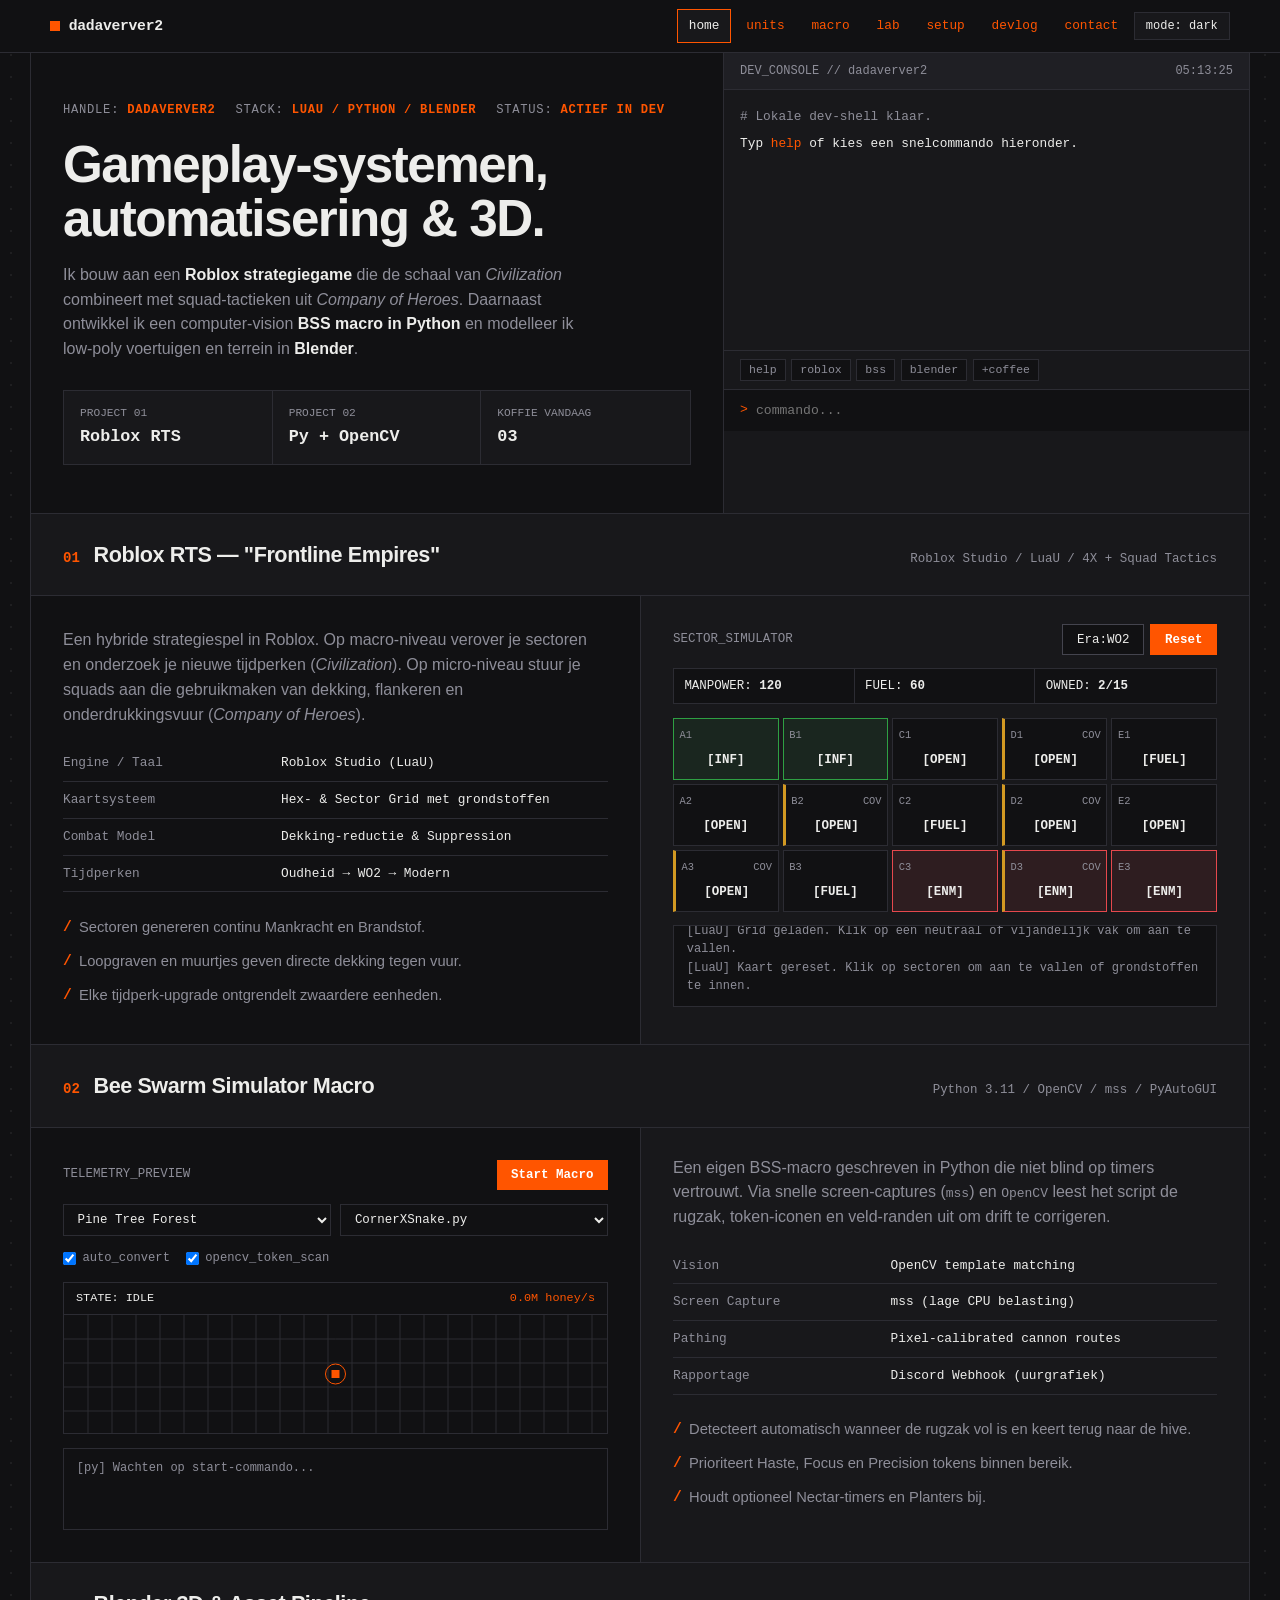
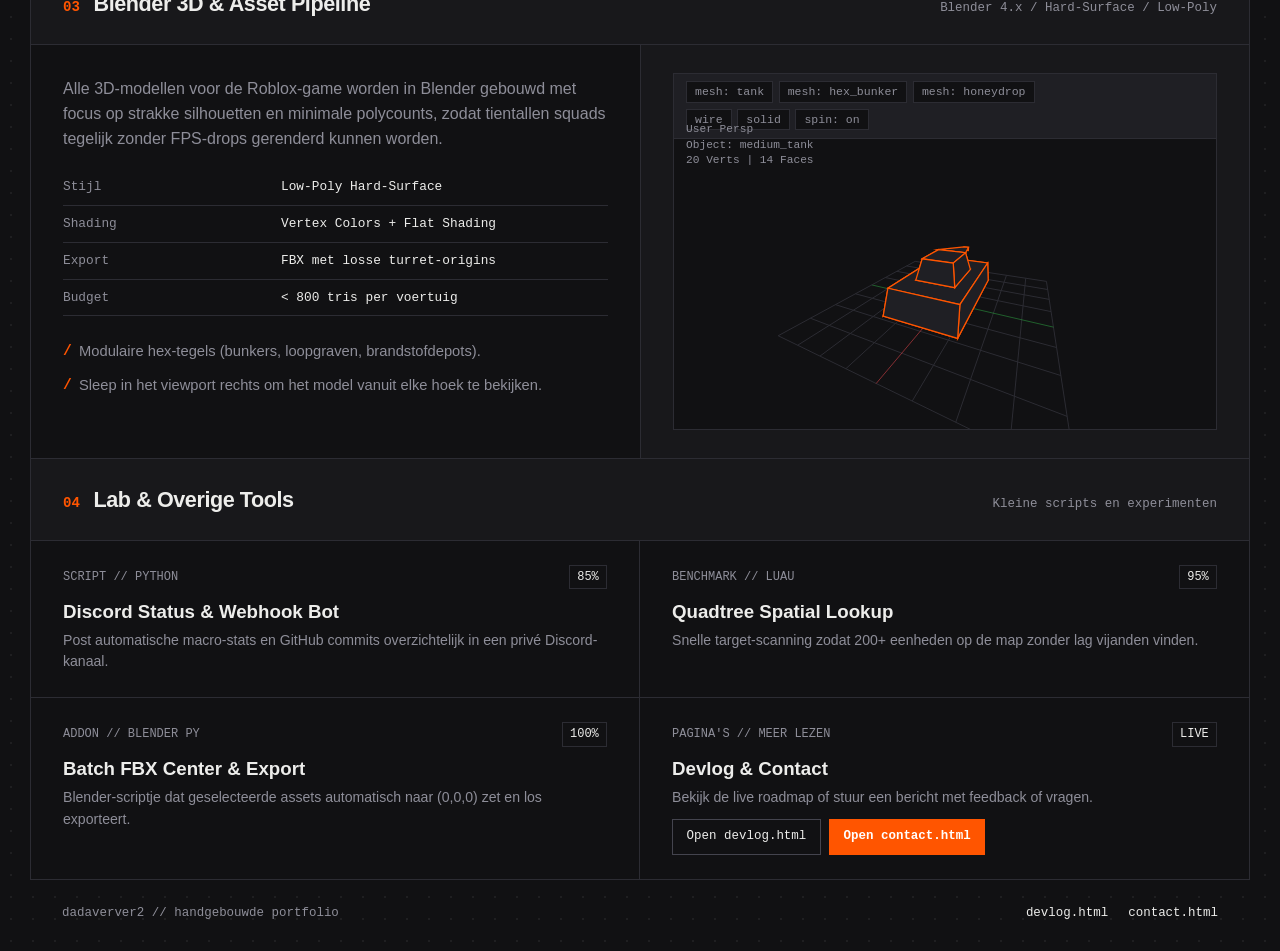
<file: index.html>
<!DOCTYPE html>
<html lang="nl">
<head>
  <meta charset="UTF-8" />
  <meta name="viewport" content="width=device-width, initial-scale=1.0" />
  <title>dadaverver2 — index</title>
  <link rel="stylesheet" href="/style.css" />
</head>
<body>

  <header class="topbar">
    <div class="topbar-inner">
      <a href="index.html" class="brand">
        <span class="brand-marker"></span>
        dadaverver2
      </a>
      <nav class="nav-links">
        <a href="/index.html" class="active">home</a>
        <a href="/units.html" class="nav-ext">units</a>
        <a href="/macro.html" class="nav-ext">macro</a>
        <a href="/lab.html" class="nav-ext">lab</a>
        <a href="/setup.html" class="nav-ext">setup</a>
        <a href="/devlog.html" class="nav-ext">devlog</a>
        <a href="/contact.html" class="nav-ext">contact</a>
        <button class="mode-btn" id="modeToggle" onclick="toggleMode()">mode: dark</button>
      </nav>
    </div>
  </header>

  <main class="wrap">
    <!-- HERO -->
    <section class="hero">
      <div class="hero-left">
        <div class="meta-strip">
          <span>HANDLE: <strong>dadaverver2</strong></span>
          <span>STACK: <strong>LuaU / Python / Blender</strong></span>
          <span>STATUS: <strong>Actief in dev</strong></span>
        </div>

        <h1>Gameplay-systemen,<br>automatisering & 3D.</h1>

        <p class="hero-copy">
          Ik bouw aan een <strong>Roblox strategiegame</strong> die de schaal van <em>Civilization</em> combineert met squad-tactieken uit <em>Company of Heroes</em>. Daarnaast ontwikkel ik een computer-vision <strong>BSS macro in Python</strong> en modelleer ik low-poly voertuigen en terrein in <strong>Blender</strong>.
        </p>

        <div class="spec-strip">
          <div class="spec-cell">
            <div class="spec-k">Project 01</div>
            <div class="spec-v">Roblox RTS</div>
          </div>
          <div class="spec-cell">
            <div class="spec-k">Project 02</div>
            <div class="spec-v">Py + OpenCV</div>
          </div>
          <div class="spec-cell">
            <div class="spec-k">Koffie vandaag</div>
            <div class="spec-v" id="coffeeStat">03</div>
          </div>
        </div>
      </div>

      <!-- INTERACTIEVE CLI -->
      <div class="hero-right">
        <div class="panel-bar">
          <span>DEV_CONSOLE // dadaverver2</span>
          <span id="clockSpan">--:--:--</span>
        </div>
        <div class="repl-out" id="replOut">
          <div class="repl-line c-muted"># Lokale dev-shell klaar.</div>
          <div class="repl-line">Typ <span class="c-acc">help</span> of kies een snelcommando hieronder.</div>
        </div>
        <div class="repl-cmds">
          <button class="cmd-chip" onclick="execCmd('help')">help</button>
          <button class="cmd-chip" onclick="execCmd('roblox')">roblox</button>
          <button class="cmd-chip" onclick="execCmd('bss')">bss</button>
          <button class="cmd-chip" onclick="execCmd('blender')">blender</button>
          <button class="cmd-chip" onclick="execCmd('coffee')">+coffee</button>
        </div>
        <div class="repl-input-wrap">
          <span class="c-acc">&gt;</span>
          <input type="text" id="replInput" placeholder="commando..." autocomplete="off" />
        </div>
      </div>
    </section>

    <!-- 01: ROBLOX GAME -->
    <section id="roblox">
      <div class="sec-head">
        <div class="sec-title">
          <span class="sec-num">01</span>
          <h2>Roblox RTS — "Frontline Empires"</h2>
        </div>
        <span class="sec-sub">Roblox Studio / LuaU / 4X + Squad Tactics</span>
      </div>

      <div class="split-panel">
        <div class="panel-left">
          <p style="color: var(--muted);">
            Een hybride strategiespel in Roblox. Op macro-niveau verover je sectoren en onderzoek je nieuwe tijdperken (<em>Civilization</em>). Op micro-niveau stuur je squads aan die gebruikmaken van dekking, flankeren en onderdrukkingsvuur (<em>Company of Heroes</em>).
          </p>

          <table class="spec-table">
            <tr><td>Engine / Taal</td><td>Roblox Studio (LuaU)</td></tr>
            <tr><td>Kaartsysteem</td><td>Hex- & Sector Grid met grondstoffen</td></tr>
            <tr><td>Combat Model</td><td>Dekking-reductie & Suppression</td></tr>
            <tr><td>Tijdperken</td><td>Oudheid → WO2 → Modern</td></tr>
          </table>

          <ul class="notes-list">
            <li>Sectoren genereren continu Mankracht en Brandstof.</li>
            <li>Loopgraven en muurtjes geven directe dekking tegen vuur.</li>
            <li>Elke tijdperk-upgrade ontgrendelt zwaardere eenheden.</li>
          </ul>
        </div>

        <div class="panel-right">
          <div class="tac-toolbar">
            <span style="font-family:var(--mono); font-size:0.78rem; color:var(--muted);">SECTOR_SIMULATOR</span>
            <div style="display:flex; gap:0.4rem;">
              <button class="btn" onclick="nextEra()">Era: <span id="eraLabel">WO2</span></button>
              <button class="btn btn-accent" onclick="initGrid()">Reset</button>
            </div>
          </div>

          <div class="tac-stats">
            <div>MANPOWER: <strong id="mpVal">120</strong></div>
            <div>FUEL: <strong id="fuelVal">60</strong></div>
            <div>OWNED: <strong id="ownVal">2/15</strong></div>
          </div>

          <div class="sector-grid" id="sectorGrid"></div>

          <div class="console-feed" id="rtsFeed">
            <div>[LuaU] Grid geladen. Klik op een neutraal of vijandelijk vak om aan te vallen.</div>
          </div>
        </div>
      </div>
    </section>

    <!-- 02: PYTHON BSS MACRO -->
    <section id="python">
      <div class="sec-head">
        <div class="sec-title">
          <span class="sec-num">02</span>
          <h2>Bee Swarm Simulator Macro</h2>
        </div>
        <span class="sec-sub">Python 3.11 / OpenCV / mss / PyAutoGUI</span>
      </div>

      <div class="split-panel">
        <div class="panel-left">
          <div class="tac-toolbar">
            <span style="font-family:var(--mono); font-size:0.78rem; color:var(--muted);">TELEMETRY_PREVIEW</span>
            <button class="btn btn-accent" id="macroBtn" onclick="toggleMacro()">Start Macro</button>
          </div>

          <div class="macro-bar">
            <select class="ctrl-select" id="bssField">
              <option value="Pine Tree Forest">Pine Tree Forest</option>
              <option value="Pepper Patch">Pepper Patch</option>
              <option value="Coconut Field">Coconut Field</option>
              <option value="Strawberry Field">Strawberry Field</option>
            </select>
            <select class="ctrl-select" id="bssPattern">
              <option value="CornerXSnake.py">CornerXSnake.py</option>
              <option value="e_lol_diamond.py">e_lol_diamond.py</option>
              <option value="SpiralBox.py">SpiralBox.py</option>
            </select>
          </div>

          <div class="check-strip">
            <label><input type="checkbox" id="optConvert" checked /> auto_convert</label>
            <label><input type="checkbox" id="optCv" checked /> opencv_token_scan</label>
          </div>

          <div class="telemetry-box">
            <div class="telemetry-head">
              <span id="macroState">STATE: IDLE</span>
              <span id="macroRate" style="color:var(--accent);">0.0M honey/s</span>
            </div>
            <canvas id="bssCanvas"></canvas>
          </div>

          <div class="console-feed" id="bssFeed">
            <div>[py] Wachten op start-commando...</div>
          </div>
        </div>

        <div class="panel-right">
          <p style="color: var(--muted);">
            Een eigen BSS-macro geschreven in Python die niet blind op timers vertrouwt. Via snelle screen-captures (<code>mss</code>) en <code>OpenCV</code> leest het script de rugzak, token-iconen en veld-randen uit om drift te corrigeren.
          </p>

          <table class="spec-table">
            <tr><td>Vision</td><td>OpenCV template matching</td></tr>
            <tr><td>Screen Capture</td><td>mss (lage CPU belasting)</td></tr>
            <tr><td>Pathing</td><td>Pixel-calibrated cannon routes</td></tr>
            <tr><td>Rapportage</td><td>Discord Webhook (uurgrafiek)</td></tr>
          </table>

          <ul class="notes-list">
            <li>Detecteert automatisch wanneer de rugzak vol is en keert terug naar de hive.</li>
            <li>Prioriteert Haste, Focus en Precision tokens binnen bereik.</li>
            <li>Houdt optioneel Nectar-timers en Planters bij.</li>
          </ul>
        </div>
      </div>
    </section>

    <!-- 03: BLENDER 3D -->
    <section id="blender">
      <div class="sec-head">
        <div class="sec-title">
          <span class="sec-num">03</span>
          <h2>Blender 3D & Asset Pipeline</h2>
        </div>
        <span class="sec-sub">Blender 4.x / Hard-Surface / Low-Poly</span>
      </div>

      <div class="split-panel">
        <div class="panel-left">
          <p style="color: var(--muted);">
            Alle 3D-modellen voor de Roblox-game worden in Blender gebouwd met focus op strakke silhouetten en minimale polycounts, zodat tientallen squads tegelijk zonder FPS-drops gerenderd kunnen worden.
          </p>

          <table class="spec-table">
            <tr><td>Stijl</td><td>Low-Poly Hard-Surface</td></tr>
            <tr><td>Shading</td><td>Vertex Colors + Flat Shading</td></tr>
            <tr><td>Export</td><td>FBX met losse turret-origins</td></tr>
            <tr><td>Budget</td><td>&lt; 800 tris per voertuig</td></tr>
          </table>

          <ul class="notes-list">
            <li>Modulaire hex-tegels (bunkers, loopgraven, brandstofdepots).</li>
            <li>Sleep in het viewport rechts om het model vanuit elke hoek te bekijken.</li>
          </ul>
        </div>

        <div class="panel-right">
          <div class="vp-box">
            <div class="vp-bar">
              <div style="display:flex; gap:0.35rem; flex-wrap:wrap;">
                <button class="cmd-chip" onclick="switchMesh('tank')">mesh: tank</button>
                <button class="cmd-chip" onclick="switchMesh('bunker')">mesh: hex_bunker</button>
                <button class="cmd-chip" onclick="switchMesh('drop')">mesh: honeydrop</button>
              </div>
              <div style="display:flex; gap:0.35rem;">
                <button class="cmd-chip" onclick="setMode3D('wire')">wire</button>
                <button class="cmd-chip" onclick="setMode3D('solid')">solid</button>
                <button class="cmd-chip" onclick="toggleSpin3D()" id="spinLabel">spin: on</button>
              </div>
            </div>
            <div class="vp-overlay" id="vpOverlay">
              User Persp<br>
              Object: medium_tank<br>
              20 Verts | 14 Faces
            </div>
            <canvas id="blenderCanvas"></canvas>
          </div>
        </div>
      </div>
    </section>

    <!-- 04: SIDE PROJECTS -->
    <section id="extra">
      <div class="sec-head">
        <div class="sec-title">
          <span class="sec-num">04</span>
          <h2>Lab & Overige Tools</h2>
        </div>
        <span class="sec-sub">Kleine scripts en experimenten</span>
      </div>

      <div class="ledger">
        <div class="ledger-item">
          <div>
            <div class="ledger-top"><span>SCRIPT // PYTHON</span><span class="status-tag">85%</span></div>
            <h3 style="margin:0.45rem 0 0.25rem;">Discord Status & Webhook Bot</h3>
            <p style="font-size:0.88rem; color:var(--muted);">Post automatische macro-stats en GitHub commits overzichtelijk in een privé Discord-kanaal.</p>
          </div>
        </div>

        <div class="ledger-item">
          <div>
            <div class="ledger-top"><span>BENCHMARK // LUAU</span><span class="status-tag">95%</span></div>
            <h3 style="margin:0.45rem 0 0.25rem;">Quadtree Spatial Lookup</h3>
            <p style="font-size:0.88rem; color:var(--muted);">Snelle target-scanning zodat 200+ eenheden op de map zonder lag vijanden vinden.</p>
          </div>
        </div>

        <div class="ledger-item">
          <div>
            <div class="ledger-top"><span>ADDON // BLENDER PY</span><span class="status-tag">100%</span></div>
            <h3 style="margin:0.45rem 0 0.25rem;">Batch FBX Center & Export</h3>
            <p style="font-size:0.88rem; color:var(--muted);">Blender-scriptje dat geselecteerde assets automatisch naar (0,0,0) zet en los exporteert.</p>
          </div>
        </div>

        <div class="ledger-item">
          <div>
            <div class="ledger-top"><span>PAGINA'S // MEER LEZEN</span><span class="status-tag">LIVE</span></div>
            <h3 style="margin:0.45rem 0 0.25rem;">Devlog & Contact</h3>
            <p style="font-size:0.88rem; color:var(--muted); margin-bottom:0.65rem;">Bekijk de live roadmap of stuur een bericht met feedback of vragen.</p>
            <div style="display:flex; gap:0.5rem;">
              <a href="devlog.html" class="btn" style="text-decoration:none;">Open devlog.html</a>
              <a href="contact.html" class="btn btn-accent" style="text-decoration:none;">Open contact.html</a>
            </div>
          </div>
        </div>
      </div>
    </section>
  </main>

  <footer>
    <span>dadaverver2 // handgebouwde portfolio</span>
    <div style="display:flex; gap:1.25rem;">
      <a href="devlog.html">devlog.html</a>
      <a href="contact.html">contact.html</a>
    </div>
  </footer>

  <script>
    /* ========================
       MODE SWITCH (DARK / PAPER)
    ======================== */
    function toggleMode() {
      const isPaper = document.documentElement.getAttribute('data-mode') === 'paper';
      if (isPaper) {
        document.documentElement.removeAttribute('data-mode');
        document.getElementById('modeToggle').textContent = 'mode: dark';
      } else {
        document.documentElement.setAttribute('data-mode', 'paper');
        document.getElementById('modeToggle').textContent = 'mode: paper';
      }
    }

    function updateClock() {
      const now = new Date();
      document.getElementById('clockSpan').textContent = now.toTimeString().split(' ')[0];
    }
    setInterval(updateClock, 1000);
    updateClock();

    /* ========================
       DEV CONSOLE REPL
    ======================== */
    const replOut = document.getElementById('replOut');
    const replInput = document.getElementById('replInput');
    let coffees = 3;

    const cmdMap = {
      help: "cmds: <span class='c-acc'>roblox</span>, <span class='c-acc'>bss</span>, <span class='c-acc'>blender</span>, <span class='c-acc'>coffee</span>, <span class='c-acc'>clear</span>",
      roblox: "[roblox] Hex-grid & squad cover logic actief. Nu bezig met turret CFrame rotatie.",
      bss: "[bss] Python + OpenCV draait stabiel in Pine Tree Forest (~85B/hr piek).",
      blender: "[blender] Laatste export: medium_tank.fbx (680 tris, vertex-colored).",
      coffee: () => {
        coffees++;
        document.getElementById('coffeeStat').textContent = String(coffees).padStart(2, '0');
        return `[energy] +1 koffie gezet. Teller staat op ${coffees}.`;
      }
    };

    function execCmd(raw) {
      const c = raw.trim().toLowerCase();
      if (!c) return;
      appendRepl(`<span class="c-acc">&gt;</span> ${c.replace(/</g, '&lt;')}`);
      if (c === 'clear') { replOut.innerHTML = ''; return; }
      if (cmdMap[c]) {
        const res = typeof cmdMap[c] === 'function' ? cmdMap[c]() : cmdMap[c];
        appendRepl(res);
      } else {
        appendRepl(`<span class="c-muted">onbekend commando '${c.replace(/</g, '&lt;')}'. typ 'help'.</span>`);
      }
      replOut.scrollTop = replOut.scrollHeight;
    }

    function appendRepl(html) {
      const d = document.createElement('div');
      d.className = 'repl-line';
      d.innerHTML = html;
      replOut.appendChild(d);
    }

    replInput.addEventListener('keydown', e => {
      if (e.key === 'Enter') { execCmd(replInput.value); replInput.value = ''; }
    });

    /* ========================
       01: ROBLOX SECTOR GRID
    ======================== */
    const eras = [
      { label: 'OUD', unit: '[MUSK]' },
      { label: 'WO2', unit: '[INF]' },
      { label: 'MOD', unit: '[TNK]' }
    ];
    let eraIdx = 1;
    let mp = 120, fuel = 60, sectors = [];

    function initGrid() {
      mp = 120; fuel = 60;
      const cols = ['A','B','C','D','E'];
      sectors = Array.from({ length: 15 }, (_, i) => ({
        coord: cols[i % 5] + (Math.floor(i / 5) + 1),
        owner: i < 2 ? 'ally' : (i > 11 ? 'hostile' : 'neutral'),
        cover: [3, 6, 8, 10, 13].includes(i),
        fuel: [4, 7, 11].includes(i)
      }));
      drawGrid();
      pushRtsLog('[LuaU] Kaart gereset. Klik op sectoren om aan te vallen of grondstoffen te innen.');
    }

    function nextEra() {
      if (eraIdx < eras.length - 1) {
        if (fuel < 40) { pushRtsLog('[Tech] 40 brandstof nodig voor tijdperk-upgrade.'); return; }
        fuel -= 40;
        eraIdx++;
      } else {
        eraIdx = 0;
      }
      document.getElementById('eraLabel').textContent = eras[eraIdx].label;
      pushRtsLog(`[Tech] Tijdperk gewijzigd naar ${eras[eraIdx].label}.`);
      drawGrid();
    }

    function hitSector(i) {
      const s = sectors[i];
      if (s.owner === 'ally') {
        mp += 15;
        if (s.fuel) fuel += 15;
        pushRtsLog(`[Econ] Sector ${s.coord} geïnd (+15 MP${s.fuel ? ', +15 FUEL' : ''}).`);
      } else {
        const cost = s.owner === 'hostile' ? 35 : 20;
        if (mp < cost) { pushRtsLog(`[Squad] Te weinig manpower (${cost} nodig).`); return; }
        mp -= cost;
        pushRtsLog(s.cover && s.owner === 'hostile'
          ? `[Combat] Vijand in dekking bij ${s.coord} onderdrukt en veroverd.`
          : `[Combat] Sector ${s.coord} ingenomen door ${eras[eraIdx].unit}.`);
        s.owner = 'ally';
        if (s.fuel) fuel += 25;
      }
      drawGrid();
    }

    function drawGrid() {
      const grid = document.getElementById('sectorGrid');
      grid.innerHTML = '';
      let owned = 0;
      sectors.forEach((s, i) => {
        if (s.owner === 'ally') owned++;
        const el = document.createElement('div');
        el.className = `sector ${s.owner === 'ally' ? 'ally' : s.owner === 'hostile' ? 'hostile' : ''} ${s.cover ? 'cover-node' : ''}`;
        el.onclick = () => hitSector(i);
        const unitTxt = s.owner === 'ally' ? eras[eraIdx].unit : (s.owner === 'hostile' ? '[ENM]' : (s.fuel ? '[FUEL]' : '[OPEN]'));
        el.innerHTML = `<div class="sector-top"><span>${s.coord}</span><span>${s.cover ? 'COV' : ''}</span></div><div class="sector-unit">${unitTxt}</div>`;
        grid.appendChild(el);
      });
      document.getElementById('mpVal').textContent = mp;
      document.getElementById('fuelVal').textContent = fuel;
      document.getElementById('ownVal').textContent = `${owned}/15`;
    }

    function pushRtsLog(txt) {
      const box = document.getElementById('rtsFeed');
      box.innerHTML += `<div>${txt}</div>`;
      box.scrollTop = box.scrollHeight;
    }

    initGrid();

    /* ========================
       02: BSS TELEMETRY CANVAS
    ======================== */
    const bssCanvas = document.getElementById('bssCanvas');
    const bssCtx = bssCanvas.getContext('2d');
    let bssRunning = false, bssTimer = null;
    let botPos = { x: 0.5, y: 0.5 }, trail = [{ x: 0.5, y: 0.5 }];

    function resizeBss() {
      bssCanvas.width = bssCanvas.parentElement.clientWidth;
      bssCanvas.height = 118;
      renderBssField();
    }
    window.addEventListener('resize', resizeBss);

    function toggleMacro() {
      bssRunning = !bssRunning;
      const btn = document.getElementById('macroBtn');
      if (bssRunning) {
        btn.textContent = 'Stop Macro';
        document.getElementById('macroState').textContent = 'STATE: FARMING';
        pushBssLog(`[py] Gestart: ${document.getElementById('bssField').value} (${document.getElementById('bssPattern').value})`);
        stepBss();
        bssTimer = setInterval(stepBss, 950);
      } else {
        btn.textContent = 'Start Macro';
        document.getElementById('macroState').textContent = 'STATE: IDLE';
        document.getElementById('macroRate').textContent = '0.0M honey/s';
        clearInterval(bssTimer);
        pushBssLog('[py] Macro gestopt.');
      }
    }

    function stepBss() {
      botPos = { x: 0.1 + Math.random() * 0.8, y: 0.18 + Math.random() * 0.65 };
      trail.push(botPos);
      if (trail.length > 14) trail.shift();
      renderBssField();

      const useCv = document.getElementById('optCv').checked;
      const rate = (Math.random() * 12 + (useCv ? 18 : 9)).toFixed(1);
      document.getElementById('macroRate').textContent = `${rate}M honey/s`;

      const msgs = [
        `[cv2] Token match @ (${Math.round(botPos.x*1920)}, ${Math.round(botPos.y*1080)})`,
        `[path] Uitvoeren ${document.getElementById('bssPattern').value}`,
        document.getElementById('optConvert').checked && Math.random() > 0.72
          ? '[hive] Bag 100% -> Terug voor convert'
          : '[mss] Veld-rand controle OK (0px drift)'
      ];
      pushBssLog(msgs[Math.floor(Math.random() * msgs.length)]);
    }

    function renderBssField() {
      const w = bssCanvas.width, h = bssCanvas.height;
      bssCtx.clearRect(0, 0, w, h);
      const styles = getComputedStyle(document.documentElement);
      const acc = styles.getPropertyValue('--accent').trim();
      const border = styles.getPropertyValue('--border').trim();

      // Grid lines
      bssCtx.strokeStyle = border;
      bssCtx.lineWidth = 1;
      for (let x = 24; x < w; x += 24) {
        bssCtx.beginPath(); bssCtx.moveTo(x, 0); bssCtx.lineTo(x, h); bssCtx.stroke();
      }
      for (let y = 24; y < h; y += 24) {
        bssCtx.beginPath(); bssCtx.moveTo(0, y); bssCtx.lineTo(w, y); bssCtx.stroke();
      }

      // Path trail
      if (trail.length > 1) {
        bssCtx.strokeStyle = acc;
        bssCtx.lineWidth = 1.6;
        bssCtx.beginPath();
        trail.forEach((p, idx) => {
          if (idx === 0) bssCtx.moveTo(p.x * w, p.y * h);
          else bssCtx.lineTo(p.x * w, p.y * h);
        });
        bssCtx.stroke();
      }

      // Bot crosshair
      const bx = botPos.x * w, by = botPos.y * h;
      bssCtx.fillStyle = acc;
      bssCtx.fillRect(bx - 4, by - 4, 8, 8);
      bssCtx.strokeStyle = acc;
      bssCtx.beginPath();
      bssCtx.arc(bx, by, 10, 0, Math.PI * 2);
      bssCtx.stroke();
    }

    function pushBssLog(txt) {
      const box = document.getElementById('bssFeed');
      box.innerHTML += `<div>${txt}</div>`;
      if (box.children.length > 35) box.removeChild(box.firstChild);
      box.scrollTop = box.scrollHeight;
    }

    resizeBss();

    /* ========================
       03: BLENDER 3D VIEWPORT
    ======================== */
    const bCanvas = document.getElementById('blenderCanvas');
    const bCtx = bCanvas.getContext('2d');
    let rx = 0.45, ry = 0.65, spin3D = true, mode3D = 'solid', meshKey = 'tank';
    let drag = false, lx = 0, ly = 0;

    const meshes = {
      tank: {
        name: 'medium_tank',
        info: '20 Verts | 14 Faces',
        v: [
          [-1.3,0.3,-0.8],[1.3,0.3,-0.8],[1.3,0.3,0.8],[-1.3,0.3,0.8],
          [-1.1,-0.25,-0.75],[1.2,-0.25,-0.75],[1.2,-0.25,0.75],[-1.1,-0.25,0.75],
          [-0.55,-0.25,-0.45],[0.55,-0.25,-0.45],[0.55,-0.25,0.45],[-0.55,-0.25,0.45],
          [-0.4,-0.7,-0.35],[0.4,-0.7,-0.35],[0.4,-0.7,0.35],[-0.4,-0.7,0.35],
          [1.6,-0.52,-0.07],[1.6,-0.52,0.07],[1.6,-0.42,0.07],[1.6,-0.42,-0.07]
        ],
        f: [
          [0,1,2,3],[4,5,6,7],[0,1,5,4],[1,2,6,5],[2,3,7,6],[3,0,4,7],
          [8,9,10,11],[12,13,14,15],[8,9,13,12],[9,10,14,13],[10,11,15,14],[11,8,12,15],
          [13,16,17,14],[16,17,18,19]
        ]
      },
      bunker: {
        name: 'hex_bunker',
        info: '18 Verts | 15 Faces',
        v: (() => {
          const arr = [];
          for (let i = 0; i < 6; i++) {
            const a = (Math.PI / 3) * i;
            arr.push([Math.cos(a)*1.25, 0.35, Math.sin(a)*1.25]);
            arr.push([Math.cos(a)*1.25, -0.05, Math.sin(a)*1.25]);
          }
          for (let i = 0; i < 6; i++) {
            const a = (Math.PI / 3) * i;
            arr.push([Math.cos(a)*0.65, -0.5, Math.sin(a)*0.65]);
          }
          return arr;
        })(),
        f: (() => {
          const arr = [[0,2,4,6,8,10],[1,3,5,7,9,11],[12,13,14,15,16,17]];
          for (let i = 0; i < 6; i++) {
            const n = (i + 1) % 6;
            arr.push([i*2, n*2, n*2+1, i*2+1]);
            arr.push([i*2+1, n*2+1, 12+n, 12+i]);
          }
          return arr;
        })()
      },
      drop: {
        name: 'honeydrop_gem',
        info: '6 Verts | 8 Faces',
        v: [[0,-1.25,0],[0.85,0,0],[0,0,0.85],[-0.85,0,0],[0,0,-0.85],[0,1.25,0]],
        f: [[0,1,2],[0,2,3],[0,3,4],[0,4,1],[5,2,1],[5,3,2],[5,4,3],[5,1,4]]
      }
    };

    function switchMesh(k) {
      meshKey = k;
      const m = meshes[k];
      document.getElementById('vpOverlay').innerHTML = `User Persp<br>Object: ${m.name}<br>${m.info}`;
    }

    function setMode3D(m) { mode3D = m; }
    function toggleSpin3D() {
      spin3D = !spin3D;
      document.getElementById('spinLabel').textContent = `spin: ${spin3D ? 'on' : 'off'}`;
    }

    function resize3D() {
      bCanvas.width = bCanvas.parentElement.clientWidth;
      bCanvas.height = 290;
    }
    window.addEventListener('resize', resize3D);
    resize3D();

    bCanvas.addEventListener('mousedown', e => { drag = true; lx = e.clientX; ly = e.clientY; });
    window.addEventListener('mouseup', () => drag = false);
    window.addEventListener('mousemove', e => {
      if (!drag) return;
      ry += (e.clientX - lx) * 0.01; rx += (e.clientY - ly) * 0.01;
      lx = e.clientX; ly = e.clientY;
    });

    bCanvas.addEventListener('touchstart', e => { drag = true; lx = e.touches[0].clientX; ly = e.touches[0].clientY; }, { passive: true });
    window.addEventListener('touchend', () => drag = false);
    window.addEventListener('touchmove', e => {
      if (!drag) return;
      ry += (e.touches[0].clientX - lx) * 0.01; rx += (e.touches[0].clientY - ly) * 0.01;
      lx = e.touches[0].clientX; ly = e.touches[0].clientY;
    }, { passive: true });

    function proj(pt) {
      const [x, y, z] = pt;
      const cy = Math.cos(ry), sy = Math.sin(ry);
      const x1 = x * cy - z * sy, z1 = z * cy + x * sy;
      const cx = Math.cos(rx), sx = Math.sin(rx);
      const y2 = y * cx - z1 * sx, z2 = z1 * cx + y * sx;
      const s = 180 / (z2 + 4.3);
      return { x: bCanvas.width / 2 + x1 * s, y: bCanvas.height / 2 + y2 * s, z: z2 };
    }

    function loop3D() {
      bCtx.clearRect(0, 0, bCanvas.width, bCanvas.height);
      const styles = getComputedStyle(document.documentElement);
      const acc = styles.getPropertyValue('--accent').trim();
      const border = styles.getPropertyValue('--border').trim();
      const surf = styles.getPropertyValue('--surface-alt').trim();

      // Blender floor grid + X/Y axes
      bCtx.lineWidth = 1;
      for (let i = -4; i <= 4; i++) {
        bCtx.strokeStyle = i === 0 ? 'rgba(229, 72, 77, 0.55)' : border;
        const p1 = proj([-2.4, 0.5, i * 0.6]), p2 = proj([2.4, 0.5, i * 0.6]);
        bCtx.beginPath(); bCtx.moveTo(p1.x, p1.y); bCtx.lineTo(p2.x, p2.y); bCtx.stroke();

        bCtx.strokeStyle = i === 0 ? 'rgba(46, 160, 67, 0.55)' : border;
        const p3 = proj([i * 0.6, 0.5, -2.4]), p4 = proj([i * 0.6, 0.5, 2.4]);
        bCtx.beginPath(); bCtx.moveTo(p3.x, p3.y); bCtx.lineTo(p4.x, p4.y); bCtx.stroke();
      }

      if (spin3D && !drag) ry += 0.007;

      const m = meshes[meshKey];
      const pts = m.v.map(proj);
      const faces = m.f.map(f => ({ f, z: f.reduce((s, idx) => s + pts[idx].z, 0) / f.length }))
                       .sort((a, b) => b.z - a.z);

      faces.forEach(({ f }) => {
        bCtx.beginPath();
        f.forEach((vi, i) => {
          if (i === 0) bCtx.moveTo(pts[vi].x, pts[vi].y);
          else bCtx.lineTo(pts[vi].x, pts[vi].y);
        });
        bCtx.closePath();

        if (mode3D === 'solid') {
          bCtx.fillStyle = surf;
          bCtx.fill();
        }
        bCtx.strokeStyle = acc;
        bCtx.lineWidth = 1.25;
        bCtx.stroke();
      });

      requestAnimationFrame(loop3D);
    }
    loop3D();
  </script>
</body>
</html>
</file>
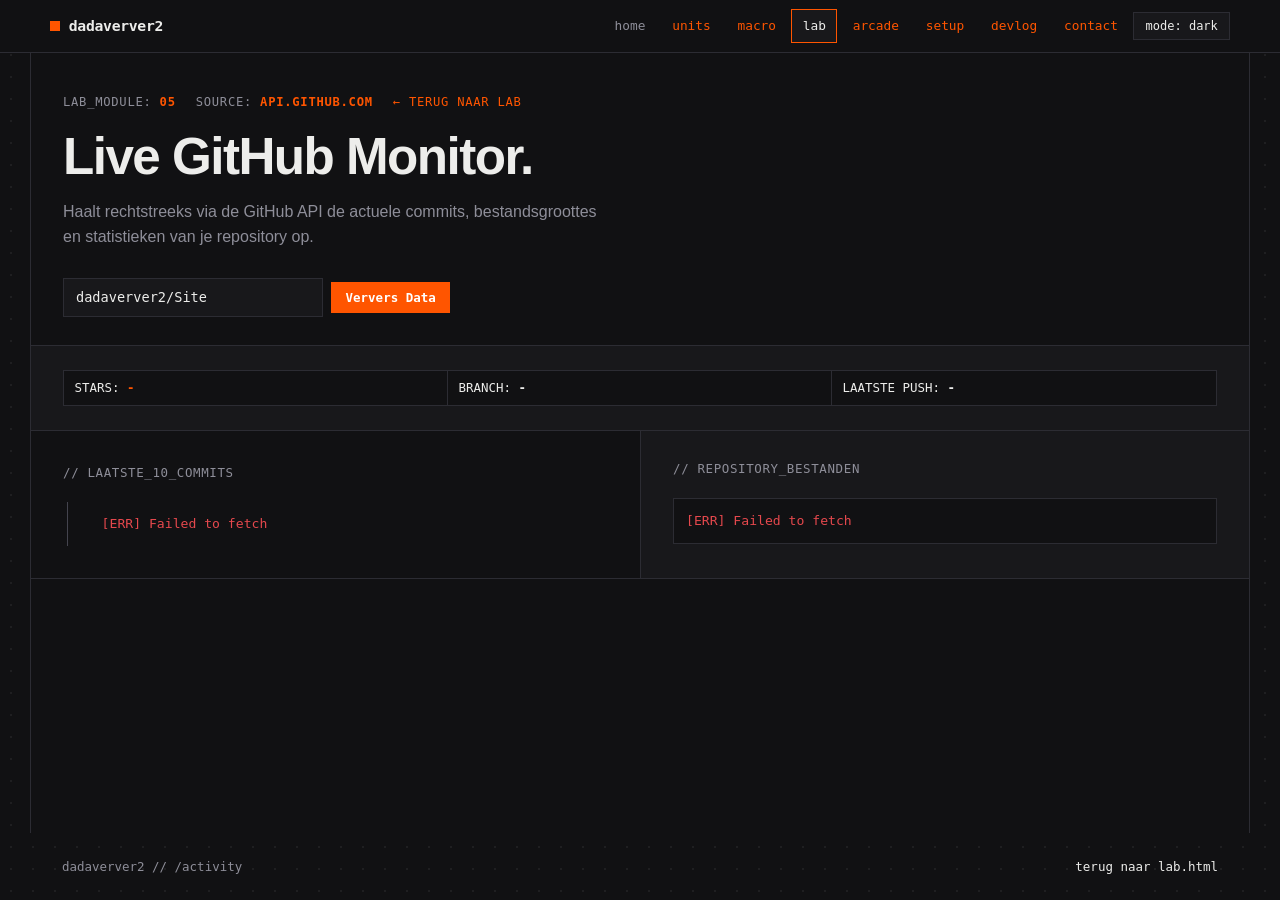
<file: activity.html>
<!DOCTYPE html>
<html lang="nl">
<head>
  <meta charset="UTF-8" />
  <meta name="viewport" content="width=device-width, initial-scale=1.0" />
  <title>dadaverver2 — github activity</title>
  <link rel="stylesheet" href="/style.css" />
</head>
<body>

  <header class="topbar">
    <div class="topbar-inner">
      <a href="/index.html" class="brand"><span class="brand-marker"></span>dadaverver2</a>
      <nav class="nav-links">
        <a href="/index.html">home</a>
        <a href="/units.html" class="nav-ext">units</a>
        <a href="/macro.html" class="nav-ext">macro</a>
        <a href="/lab.html" class="active">lab</a>
        <a href="/arcade.html" class="nav-ext">arcade</a>
        <a href="/setup.html" class="nav-ext">setup</a>
        <a href="/devlog.html" class="nav-ext">devlog</a>
        <a href="/contact.html" class="nav-ext">contact</a>
        <button class="mode-btn" id="modeToggle" onclick="toggleMode()">mode: dark</button>
      </nav>
    </div>
  </header>

  <main class="wrap">
    <section class="page-head">
      <div class="meta-strip">
        <span>LAB_MODULE: <strong>05</strong></span>
        <span>SOURCE: <strong>API.GITHUB.COM</strong></span>
        <span><a href="/lab.html" style="color:var(--accent); text-decoration:none;">← TERUG NAAR LAB</a></span>
      </div>
      <h1>Live GitHub Monitor.</h1>
      <p class="page-copy">
        Haalt rechtstreeks via de GitHub API de actuele commits, bestandsgroottes en statistieken van je repository op.
      </p>

      <div style="display:flex; gap:0.5rem; flex-wrap:wrap; align-items:center;">
        <input type="text" id="repoInput" value="dadaverver2/Site" style="max-width:260px; font-family:var(--mono); font-size:0.85rem;" />
        <button class="btn btn-accent" onclick="loadGithub()">Ververs Data</button>
      </div>
    </section>

    <!-- REPO STATS -->
    <section style="border-bottom:1px solid var(--border); padding:1.5rem 2rem; background:var(--surface);">
      <div class="tac-stats" style="margin-bottom:0;">
        <div>STARS: <strong id="ghStars" style="color:var(--accent)">-</strong></div>
        <div>BRANCH: <strong id="ghBranch">-</strong></div>
        <div>LAATSTE PUSH: <strong id="ghPush">-</strong></div>
      </div>
    </section>

    <!-- COMMITS + BESTANDEN -->
    <section class="split-panel">
      <div class="panel-left">
        <span class="sub-label">// LAATSTE_10_COMMITS</span>
        <div class="timeline" id="ghCommits">
          <div style="font-family:var(--mono); font-size:0.82rem; color:var(--muted);">Laden...</div>
        </div>
      </div>

      <div class="panel-right">
        <span class="sub-label">// REPOSITORY_BESTANDEN</span>
        <div class="channel-list" id="ghFiles" style="margin-bottom:0;">
          <div style="padding:1rem; font-family:var(--mono); font-size:0.82rem; color:var(--muted);">Laden...</div>
        </div>
      </div>
    </section>
  </main>

  <footer>
    <span>dadaverver2 // /activity</span>
    <a href="/lab.html">terug naar lab.html</a>
  </footer>

  <script>
    function toggleMode() {
      const p = document.documentElement.getAttribute('data-mode') === 'paper';
      document.documentElement[p ? 'removeAttribute' : 'setAttribute']('data-mode', 'paper');
      document.getElementById('modeToggle').textContent = p ? 'mode: dark' : 'mode: paper';
    }

    function esc(str) {
      return String(str).replace(/[&<>"']/g, m => ({'&':'&amp;','<':'&lt;','>':'&gt;','"':'&quot;',"'":'&#39;'}[m]));
    }

    function fmtDate(iso) {
      return new Date(iso).toLocaleString('nl-NL', {
        day: '2-digit', month: 'short', hour: '2-digit', minute: '2-digit'
      });
    }

    async function loadGithub() {
      const repo = document.getElementById('repoInput').value.trim();
      const comBox = document.getElementById('ghCommits');
      const fileBox = document.getElementById('ghFiles');

      comBox.innerHTML = '<div style="font-family:var(--mono); font-size:0.82rem; color:var(--muted);">Commits ophalen...</div>';
      fileBox.innerHTML = '<div style="padding:1rem; font-family:var(--mono); font-size:0.82rem; color:var(--muted);">Bestanden ophalen...</div>';

      try {
        const [repoRes, comRes, contRes] = await Promise.all([
          fetch(`https://api.github.com/repos/${repo}`),
          fetch(`https://api.github.com/repos/${repo}/commits?per_page=10`),
          fetch(`https://api.github.com/repos/${repo}/contents`)
        ]);

        if (!repoRes.ok) throw new Error(`GitHub fout (${repoRes.status}) — controleer naam of API-limiet.`);

        const repoData = await repoRes.json();
        const commits = await comRes.json();
        const contents = await contRes.json();

        document.getElementById('ghStars').textContent = repoData.stargazers_count ?? 0;
        document.getElementById('ghBranch').textContent = repoData.default_branch || 'main';
        document.getElementById('ghPush').textContent = repoData.pushed_at ? fmtDate(repoData.pushed_at) : '-';

        comBox.innerHTML = commits.map(c => `
          <div class="log-entry">
            <div class="log-meta">${esc(c.sha.slice(0, 7))} // ${fmtDate(c.commit.author.date)}</div>
            <h3><a href="${esc(c.html_url)}" target="_blank" rel="noopener" style="color:var(--text); text-decoration:none;">${esc(c.commit.message.split('\n')[0])} ↗</a></h3>
            <p>door ${esc(c.commit.author.name)}</p>
          </div>
        `).join('');

        const sorted = [...contents].sort((a, b) => (a.type === b.type ? a.name.localeCompare(b.name) : a.type === 'dir' ? -1 : 1));
        fileBox.innerHTML = sorted.map(f => {
          const kb = f.type === 'dir' ? 'DIR' : `${(f.size / 1024).toFixed(1)} KB`;
          return `
            <div class="channel-row">
              <div>
                <div class="ch-key">${esc(f.type)} // ${kb}</div>
                <div class="ch-val">${esc(f.name)}</div>
              </div>
              <a class="btn" href="${esc(f.html_url)}" target="_blank" rel="noopener">bekijk ↗</a>
            </div>
          `;
        }).join('');
      } catch (err) {
        const msg = `<div style="font-family:var(--mono); font-size:0.82rem; color:var(--hostile); padding:0.75rem;">[ERR] ${esc(err.message)}</div>`;
        comBox.innerHTML = msg;
        fileBox.innerHTML = msg;
      }
    }

    loadGithub();
  </script>
</body>
</html>
</file>
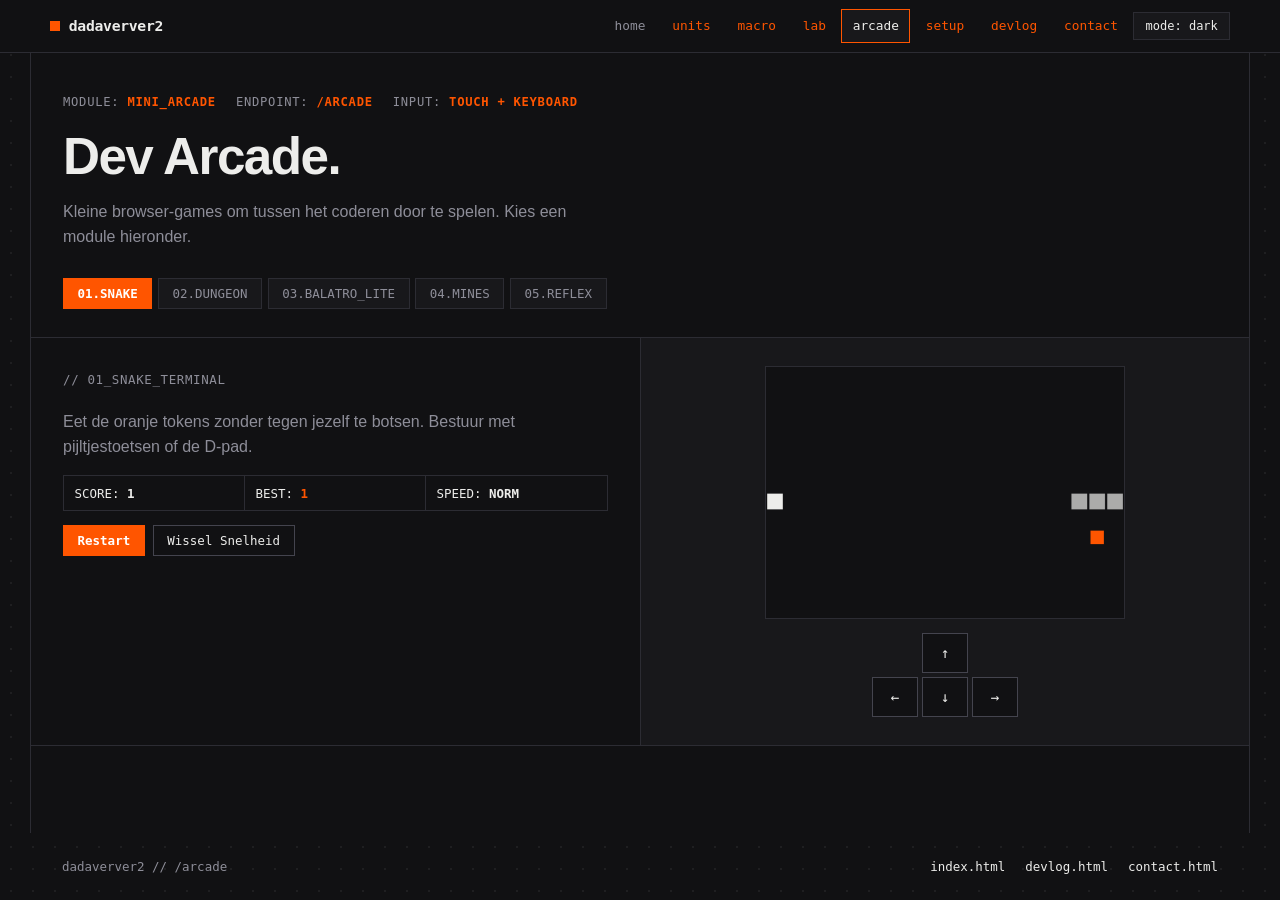
<file: arcade.html>
<!DOCTYPE html>
<html lang="nl">
<head>
  <meta charset="UTF-8" />
  <meta name="viewport" content="width=device-width, initial-scale=1.0" />
  <title>dadaverver2 — arcade</title>
  <link rel="stylesheet" href="/style.css" />
  <style>
    .game-pane { display: none; }
    .game-pane.active { display: block; }

    /* DUNGEON GRID */
    .dung-grid {
      display: grid;
      grid-template-columns: repeat(11, 1fr);
      gap: 2px;
      max-width: 420px;
      margin: 0 auto;
      background: var(--border);
      border: 1px solid var(--border);
      font-family: var(--mono);
    }
    .dung-cell {
      aspect-ratio: 1;
      background: var(--bg);
      display: flex;
      align-items: center;
      justify-content: center;
      font-weight: 700;
      font-size: 0.95rem;
      user-select: none;
    }
    .dc-wall { background: var(--surface-alt); color: var(--muted); }
    .dc-player { background: var(--accent); color: #fff; }
    .dc-enemy { color: var(--hostile); }
    .dc-loot { color: var(--warn); }
    .dc-heal { color: var(--ok); }
    .dc-exit { background: rgba(46, 160, 67, 0.2); color: var(--ok); }

    /* BALATRO LITE */
    .bal-hud {
      display: grid;
      grid-template-columns: repeat(4, 1fr);
      border: 1px solid var(--border);
      background: var(--bg);
      font-family: var(--mono);
      font-size: 0.78rem;
      margin-bottom: 1rem;
    }
    .bal-hud div {
      padding: 0.55rem 0.7rem;
      border-right: 1px solid var(--border);
    }
    .bal-hud div:last-child { border-right: none; }
    @media (max-width: 650px) {
      .bal-hud { grid-template-columns: repeat(2, 1fr); }
    }

    .joker-bar {
      display: flex;
      gap: 0.5rem;
      flex-wrap: wrap;
      margin-bottom: 1rem;
    }
    .joker-chip {
      border: 1px solid var(--accent);
      background: var(--surface-alt);
      padding: 0.35rem 0.65rem;
      font-family: var(--mono);
      font-size: 0.74rem;
    }

    .hand-row {
      display: grid;
      grid-template-columns: repeat(auto-fit, minmax(66px, 1fr));
      gap: 0.5rem;
      margin: 1rem 0;
    }
    .play-card {
      border: 1px solid var(--border-strong);
      background: var(--bg);
      padding: 0.75rem 0.35rem;
      text-align: center;
      font-family: var(--mono);
      cursor: pointer;
      user-select: none;
      transition: transform 0.12s, border-color 0.12s;
    }
    .play-card:hover { border-color: var(--text); }
    .play-card.sel {
      border-color: var(--accent);
      background: var(--surface-alt);
      transform: translateY(-8px);
      box-shadow: 0 4px 0 var(--accent);
    }
    .suit-red { color: var(--hostile); }
    .suit-blk { color: var(--text); }
    .card-rank { font-size: 1.15rem; font-weight: 800; display: block; }
    .card-suit { font-size: 1.1rem; }

    .score-calc {
      display: flex;
      justify-content: space-between;
      align-items: center;
      flex-wrap: wrap;
      gap: 0.75rem;
      border: 1px solid var(--border);
      background: var(--bg);
      padding: 0.75rem 1rem;
      font-family: var(--mono);
      margin-bottom: 0.85rem;
    }

    /* MINESWEEPER */
    .mine-grid {
      display: grid;
      grid-template-columns: repeat(9, 1fr);
      gap: 2px;
      max-width: 360px;
      margin: 0 auto;
      background: var(--border);
      border: 1px solid var(--border);
      font-family: var(--mono);
    }
    .mine-cell {
      aspect-ratio: 1;
      background: var(--surface-alt);
      display: flex;
      align-items: center;
      justify-content: center;
      font-weight: 700;
      font-size: 0.88rem;
      cursor: pointer;
      user-select: none;
    }
    .mine-cell.open { background: var(--bg); cursor: default; }
    .mine-cell.boom { background: var(--hostile); color: #fff; }
    .mine-cell.flag { color: var(--accent); }

    /* REFLEX ARENA */
    .reflex-box {
      position: relative;
      height: 260px;
      border: 1px solid var(--border);
      background: var(--bg);
      overflow: hidden;
      cursor: crosshair;
      user-select: none;
    }
    .reflex-target {
      position: absolute;
      width: 38px;
      height: 38px;
      background: var(--accent);
      border: 2px solid var(--text);
      display: flex;
      align-items: center;
      justify-content: center;
      font-family: var(--mono);
      font-size: 0.75rem;
      font-weight: 700;
      color: #fff;
      cursor: pointer;
    }
  </style>
</head>
<body>

  <header class="topbar">
    <div class="topbar-inner">
      <a href="/index.html" class="brand"><span class="brand-marker"></span>dadaverver2</a>
      <nav class="nav-links">
        <a href="/index.html">home</a>
        <a href="/units.html" class="nav-ext">units</a>
        <a href="/macro.html" class="nav-ext">macro</a>
        <a href="/lab.html" class="nav-ext">lab</a>
        <a href="/arcade.html" class="active">arcade</a>
        <a href="/setup.html" class="nav-ext">setup</a>
        <a href="/devlog.html" class="nav-ext">devlog</a>
        <a href="/contact.html" class="nav-ext">contact</a>
        <button class="mode-btn" id="modeToggle" onclick="toggleMode()">mode: dark</button>
      </nav>
    </div>
  </header>

  <main class="wrap">
    <section class="page-head">
      <div class="meta-strip">
        <span>MODULE: <strong>MINI_ARCADE</strong></span>
        <span>ENDPOINT: <strong>/arcade</strong></span>
        <span>INPUT: <strong>TOUCH + KEYBOARD</strong></span>
      </div>
      <h1>Dev Arcade.</h1>
      <p class="page-copy">
        Kleine browser-games om tussen het coderen door te spelen. Kies een module hieronder.
      </p>

      <div class="filter-bar">
        <button class="filter-btn active" onclick="openGame('snake', this)">01.SNAKE</button>
        <button class="filter-btn" onclick="openGame('dungeon', this)">02.DUNGEON</button>
        <button class="filter-btn" onclick="openGame('balatro', this)">03.BALATRO_LITE</button>
        <button class="filter-btn" onclick="openGame('mines', this)">04.MINES</button>
        <button class="filter-btn" onclick="openGame('reflex', this)">05.REFLEX</button>
      </div>
    </section>

    <!-- 01. SNAKE -->
    <section class="game-pane active" id="pane-snake">
      <div class="split-panel">
        <div class="panel-left">
          <span class="sub-label">// 01_SNAKE_TERMINAL</span>
          <p style="color:var(--muted); margin-bottom:1rem;">
            Eet de oranje tokens zonder tegen jezelf te botsen. Bestuur met pijltjestoetsen of de D-pad.
          </p>
          <div class="tac-stats">
            <div>SCORE: <strong id="snScore">0</strong></div>
            <div>BEST: <strong id="snBest" style="color:var(--accent)">0</strong></div>
            <div>SPEED: <strong id="snSpdLbl">NORM</strong></div>
          </div>
          <div style="display:flex; gap:0.5rem; flex-wrap:wrap;">
            <button class="btn btn-accent" onclick="snReset()">Restart</button>
            <button class="btn" onclick="snToggleSpeed()">Wissel Snelheid</button>
          </div>
        </div>

        <div class="panel-right">
          <canvas id="snCanvas" style="width:100%; max-width:360px; display:block; margin:0 auto; border:1px solid var(--border); background:var(--bg);"></canvas>
          <div class="dpad">
            <div></div><button onclick="snDir(0,-1)">↑</button><div></div>
            <button onclick="snDir(-1,0)">←</button><button onclick="snDir(0,1)">↓</button><button onclick="snDir(1,0)">→</button>
          </div>
        </div>
      </div>
    </section>

    <!-- 02. DUNGEON CRAWLER -->
    <section class="game-pane" id="pane-dungeon">
      <div class="split-panel">
        <div class="panel-left">
          <span class="sub-label">// 02_ASCII_DUNGEON_CRAWLER</span>
          <div class="tac-stats">
            <div>FLOOR: <strong id="dgFloor">1</strong></div>
            <div>HP: <strong id="dgHp" style="color:var(--ok)">20/20</strong></div>
            <div>ATK: <strong id="dgAtk" style="color:var(--accent)">4</strong></div>
          </div>
          <p style="font-family:var(--mono); font-size:0.76rem; color:var(--muted); margin-bottom:0.85rem;">
            [@] Jij &nbsp; [G/O] Vijand &nbsp; [+] +8 HP &nbsp; [*] +2 ATK &nbsp; [$] +25 Score &nbsp; [&gt;] Trap
          </p>
          <div class="console-feed" id="dgLog" style="height:110px; margin-bottom:0.85rem;"></div>
          <div style="display:flex; justify-content:space-between; align-items:center; flex-wrap:wrap; gap:0.5rem;">
            <span style="font-family:var(--mono); font-size:0.82rem;">SCORE: <strong id="dgScore">0</strong></span>
            <button class="btn btn-accent" onclick="dgNewGame()">Nieuwe Run</button>
          </div>
        </div>

        <div class="panel-right">
          <div class="dung-grid" id="dgGrid"></div>
          <div class="dpad">
            <div></div><button onclick="dgMove(0,-1)">↑</button><div></div>
            <button onclick="dgMove(-1,0)">←</button><button onclick="dgMove(0,1)">↓</button><button onclick="dgMove(1,0)">→</button>
          </div>
        </div>
      </div>
    </section>

    <!-- 03. BALATRO LITE -->
    <section class="game-pane" id="pane-balatro">
      <div style="padding:2rem;">
        <div class="tac-toolbar">
          <span class="sub-label" style="margin:0;">// 03_BALATRO_LITE (POKER ROGUELIKE)</span>
          <button class="btn" onclick="balNewRun()">Nieuwe Run</button>
        </div>

        <div class="bal-hud">
          <div>BLIND: <strong id="balRound" style="color:var(--accent)">1</strong></div>
          <div>SCORE: <strong id="balScore">0</strong> / <strong id="balTarget">300</strong></div>
          <div>HANDS: <strong id="balHands">4</strong></div>
          <div>DISCARDS: <strong id="balDisc">3</strong></div>
        </div>

        <div class="joker-bar" id="balJokers">
          <span style="font-family:var(--mono); font-size:0.75rem; color:var(--muted);">JOKERS (0/4): Nog geen jokers — versla Blind 1!</span>
        </div>

        <!-- SHOP MODAL (ALLEEN ZICHTBAAR TUSSEN ROUNDS) -->
        <div id="balShop" style="display:none; border:1px solid var(--accent); background:var(--surface); padding:1.25rem; margin-bottom:1rem;">
          <div class="sub-label" style="color:var(--accent);">// BLIND GEHAALD! KIES 1 JOKER VOOR DE VOLGENDE RONDE:</div>
          <div id="balShopChoices" style="display:grid; grid-template-columns:1fr 1fr; gap:0.75rem;"></div>
        </div>

        <div class="score-calc">
          <div>
            <span style="font-size:0.75rem; color:var(--muted);">GESELECTEERDE HAND:</span><br>
            <strong id="balHandName" style="color:var(--accent); font-size:1.05rem;">Selecteer 1-5 kaarten</strong>
          </div>
          <div style="font-size:1.05rem;">
            <span id="balChips" style="color:#38bdf8;">0</span> × <span id="balMult" style="color:var(--hostile);">0</span> = <strong id="balPreview">0</strong>
          </div>
        </div>

        <div class="hand-row" id="balHand"></div>

        <div style="display:flex; gap:0.65rem; flex-wrap:wrap;">
          <button class="btn btn-accent" id="balPlayBtn" onclick="balPlay()">PLAY HAND</button>
          <button class="btn" id="balDiscBtn" onclick="balDiscard()">DISCARD</button>
          <button class="btn" onclick="balSort('rank')">Sorteer Rang</button>
          <button class="btn" onclick="balSort('suit')">Sorteer Kleur</button>
        </div>
      </div>
    </section>

    <!-- 04. MINESWEEPER -->
    <section class="game-pane" id="pane-mines">
      <div class="split-panel">
        <div class="panel-left">
          <span class="sub-label">// 04_TACTICAL_MINESWEEPER</span>
          <p style="color:var(--muted); margin-bottom:1rem;">
            Vind alle mijnen zonder ze te raken. Gebruik de schakelknop hieronder om vlaggen te zetten op telefoon/iPad (of rechtermuisknop op PC).
          </p>
          <div class="tac-stats">
            <div>MINES: <strong id="mnLeft" style="color:var(--accent)">10</strong></div>
            <div>STATUS: <strong id="mnStatus">ACTIVE</strong></div>
            <div>SAFE_LEFT: <strong id="mnSafe">71</strong></div>
          </div>
          <div style="display:flex; gap:0.5rem; flex-wrap:wrap;">
            <button class="btn btn-accent" id="mnModeBtn" onclick="mnToggleFlagMode()">ACTIE: GRAVEN</button>
            <button class="btn" onclick="mnInit()">Reset Bord</button>
          </div>
        </div>

        <div class="panel-right">
          <div class="mine-grid" id="mnGrid"></div>
        </div>
      </div>
    </section>

    <!-- 05. REFLEX -->
    <section class="game-pane" id="pane-reflex">
      <div style="padding:2rem;">
        <div class="tac-toolbar">
          <span class="sub-label" style="margin:0;">// 05_REFLEX_TRAINER (20 SECONDEN)</span>
          <button class="btn btn-accent" onclick="rfStart()">Start Test</button>
        </div>
        <div class="tac-stats" style="max-width:480px;">
          <div>TIJD: <strong id="rfTime">20.0s</strong></div>
          <div>RAKEN: <strong id="rfHits" style="color:var(--accent)">0</strong></div>
          <div>BEST: <strong id="rfBest" style="color:var(--ok)">0</strong></div>
        </div>
        <div class="reflex-box" id="rfBox" onmousedown="rfMiss(event)">
          <div id="rfStartMsg" style="position:absolute; inset:0; display:flex; align-items:center; justify-content:center; font-family:var(--mono); color:var(--muted);">
            Klik op 'Start Test' en tik zo snel mogelijk op de oranje blokjes.
          </div>
        </div>
      </div>
    </section>
  </main>

  <footer>
    <span>dadaverver2 // /arcade</span>
    <div style="display:flex; gap:1.25rem;">
      <a href="/index.html">index.html</a>
      <a href="/devlog.html">devlog.html</a>
      <a href="/contact.html">contact.html</a>
    </div>
  </footer>

  <script>
    function toggleMode() {
      const p = document.documentElement.getAttribute('data-mode') === 'paper';
      document.documentElement[p ? 'removeAttribute' : 'setAttribute']('data-mode', 'paper');
      document.getElementById('modeToggle').textContent = p ? 'mode: dark' : 'mode: paper';
    }

    let currentGame = 'snake';
    function openGame(id, btn) {
      currentGame = id;
      document.querySelectorAll('.game-pane').forEach(p => p.classList.remove('active'));
      document.getElementById('pane-' + id).classList.add('active');
      document.querySelectorAll('.filter-btn').forEach(b => b.classList.remove('active'));
      if (btn) btn.classList.add('active');
    }

    /* ==================== 01. SNAKE ==================== */
    const snCvs = document.getElementById('snCanvas');
    const snCtx = snCvs.getContext('2d');
    const snCell = 16, snCols = 20, snRows = 14;
    snCvs.width = snCols * snCell; snCvs.height = snRows * snCell;

    let snBody, snVec, snNextVec, snFood, snScoreVal, snTimer, snFast = false;
    let snBestVal = Number(localStorage.getItem('dadaverver2_sn_best') || 0);
    document.getElementById('snBest').textContent = snBestVal;

    function snReset() {
      snBody = [{x:10,y:7},{x:9,y:7},{x:8,y:7}];
      snVec = {x:1,y:0}; snNextVec = {x:1,y:0};
      snFood = {x:15,y:7}; snScoreVal = 0;
      document.getElementById('snScore').textContent = 0;
      clearInterval(snTimer);
      snTimer = setInterval(snTick, snFast ? 85 : 130);
    }

    function snToggleSpeed() {
      snFast = !snFast;
      document.getElementById('snSpdLbl').textContent = snFast ? 'FAST' : 'NORM';
      clearInterval(snTimer);
      snTimer = setInterval(snTick, snFast ? 85 : 130);
    }

    function snDir(x, y) {
      if (snVec.x === -x && snVec.y === -y) return;
      snNextVec = {x, y};
    }

    function snTick() {
      if (currentGame !== 'snake') return;
      snVec = snNextVec;
      const head = {
        x: (snBody[0].x + snVec.x + snCols) % snCols,
        y: (snBody[0].y + snVec.y + snRows) % snRows
      };
      if (snBody.some(s => s.x === head.x && s.y === head.y)) { snReset(); return; }
      snBody.unshift(head);
      if (head.x === snFood.x && head.y === snFood.y) {
        snScoreVal++;
        document.getElementById('snScore').textContent = snScoreVal;
        if (snScoreVal > snBestVal) {
          snBestVal = snScoreVal;
          localStorage.setItem('dadaverver2_sn_best', snBestVal);
          document.getElementById('snBest').textContent = snBestVal;
        }
        snFood = { x: Math.floor(Math.random()*snCols), y: Math.floor(Math.random()*snRows) };
      } else {
        snBody.pop();
      }
      const st = getComputedStyle(document.documentElement);
      snCtx.clearRect(0, 0, snCvs.width, snCvs.height);
      snCtx.fillStyle = st.getPropertyValue('--accent').trim();
      snCtx.fillRect(snFood.x*snCell+2, snFood.y*snCell+2, snCell-4, snCell-4);
      snCtx.fillStyle = st.getPropertyValue('--text').trim();
      snBody.forEach((s, i) => {
        snCtx.globalAlpha = i === 0 ? 1 : 0.7;
        snCtx.fillRect(s.x*snCell+1, s.y*snCell+1, snCell-2, snCell-2);
      });
      snCtx.globalAlpha = 1;
    }
    snReset();

    /* ==================== 02. DUNGEON ==================== */
    const dgW = 11, dgH = 9;
    let dgMap, dgPlayer, dgEnemies, dgItems, dgFloorNum, dgScoreVal, dgDead;

    function dgNewGame() {
      dgFloorNum = 1; dgScoreVal = 0; dgDead = false;
      dgPlayer = { x:1, y:1, hp:20, maxHp:20, atk:4 };
      document.getElementById('dgLog').innerHTML = '';
      dgLog('[Dungeon] Run gestart. Vind de groene trap [>].');
      dgGenFloor();
    }

    function dgGenFloor() {
      dgMap = Array.from({length: dgH}, (_, y) =>
        Array.from({length: dgW}, (_, x) => (x===0||y===0||x===dgW-1||y===dgH-1) ? '#' : '.')
      );
      // Gegarandeerd vrij pad van (1,1) naar (9,7)
      const path = new Set(['1,1']);
      let cx = 1, cy = 1;
      while (cx < 9 || cy < 7) {
        if (cx < 9 && (cy === 7 || Math.random() > 0.45)) cx++;
        else cy++;
        path.add(`${cx},${cy}`);
      }
      for (let y=1; y<dgH-1; y++) {
        for (let x=1; x<dgW-1; x++) {
          if (!path.has(`${x},${y}`) && Math.random() < 0.22) dgMap[y][x] = '#';
        }
      }
      dgPlayer.x = 1; dgPlayer.y = 1;
      dgMap[7][9] = '>';

      const empty = () => {
        for (let t=0; t<60; t++) {
          let x = 1 + Math.floor(Math.random()*(dgW-2));
          let y = 1 + Math.floor(Math.random()*(dgH-2));
          if (dgMap[y][x] === '.' && !(x===dgPlayer.x && y===dgPlayer.y) &&
              !dgEnemies.some(e=>e.x===x&&e.y===y) && !dgItems.some(i=>i.x===x&&i.y===y)) return {x,y};
        }
        return {x:2,y:2};
      };

      dgEnemies = []; dgItems = [];
      const count = 2 + Math.min(4, dgFloorNum);
      for (let i=0; i<count; i++) {
        const p = empty();
        const isOrc = dgFloorNum >= 2 && Math.random() > 0.55;
        dgEnemies.push({
          x:p.x, y:p.y,
          ch: isOrc ? 'O' : 'G',
          name: isOrc ? 'Orc' : 'Goblin',
          hp: isOrc ? 10 + dgFloorNum*2 : 6 + dgFloorNum,
          atk: isOrc ? 3 + Math.floor(dgFloorNum/2) : 2
        });
      }
      const pot = empty(); dgItems.push({x:pot.x, y:pot.y, ch:'+', type:'heal'});
      if (dgFloorNum % 2 === 1) { const wp = empty(); dgItems.push({x:wp.x, y:wp.y, ch:'*', type:'atk'}); }
      for (let g=0; g<2; g++) { const gl = empty(); dgItems.push({x:gl.x, y:gl.y, ch:'$', type:'gold'}); }

      dgRender();
    }

    function dgMove(dx, dy) {
      if (dgDead) return;
      const nx = dgPlayer.x + dx, ny = dgPlayer.y + dy;
      if (dgMap[ny][nx] === '#') return;

      const foeIdx = dgEnemies.findIndex(e => e.x === nx && e.y === ny);
      if (foeIdx !== -1) {
        const foe = dgEnemies[foeIdx];
        foe.hp -= dgPlayer.atk;
        dgLog(`[Aanval] Je raakt ${foe.name} voor ${dgPlayer.atk} dmg!`);
        if (foe.hp <= 0) {
          dgEnemies.splice(foeIdx, 1);
          dgScoreVal += 15;
          dgLog(`[Kill] ${foe.name} verslagen (+15 score).`);
        }
      } else {
        dgPlayer.x = nx; dgPlayer.y = ny;
        const itemIdx = dgItems.findIndex(i => i.x === nx && i.y === ny);
        if (itemIdx !== -1) {
          const it = dgItems[itemIdx];
          dgItems.splice(itemIdx, 1);
          if (it.type === 'heal') { dgPlayer.hp = Math.min(dgPlayer.maxHp, dgPlayer.hp + 8); dgLog('[Loot] Potion: +8 HP!'); }
          if (it.type === 'atk') { dgPlayer.atk += 2; dgLog('[Loot] Scherper wapen: +2 ATK!'); }
          if (it.type === 'gold') { dgScoreVal += 25; dgLog('[Loot] Goud gevonden (+25 score)!'); }
        }
        if (dgMap[ny][nx] === '>') {
          dgFloorNum++;
          dgScoreVal += 50;
          dgLog(`[Trap] Afdalen naar Floor ${dgFloorNum} (+50 score)!`);
          dgGenFloor();
          return;
        }
      }

      // Vijanden beurt
      dgEnemies.forEach(e => {
        const dist = Math.abs(e.x - dgPlayer.x) + Math.abs(e.y - dgPlayer.y);
        if (dist === 1) {
          dgPlayer.hp -= e.atk;
          dgLog(`[Schade] ${e.name} slaat je voor ${e.atk} HP!`);
        } else if (dist <= 4) {
          const mx = Math.sign(dgPlayer.x - e.x), my = Math.sign(dgPlayer.y - e.y);
          const tryPos = mx !== 0 && dgFree(e.x + mx, e.y) ? [e.x + mx, e.y]
                       : (my !== 0 && dgFree(e.x, e.y + my) ? [e.x, e.y + my] : null);
          if (tryPos) { e.x = tryPos[0]; e.y = tryPos[1]; }
        }
      });

      if (dgPlayer.hp <= 0) {
        dgPlayer.hp = 0; dgDead = true;
        dgLog('[GAME OVER] Je bent gesneuveld! Klik op Nieuwe Run.');
      }
      dgRender();
    }

    function dgFree(x, y) {
      return dgMap[y][x] !== '#' && !(dgPlayer.x===x && dgPlayer.y===y) && !dgEnemies.some(e=>e.x===x&&e.y===y);
    }

    function dgRender() {
      const g = document.getElementById('dgGrid');
      g.innerHTML = '';
      for (let y=0; y<dgH; y++) {
        for (let x=0; x<dgW; x++) {
          const d = document.createElement('div');
          d.className = 'dung-cell';
          if (dgPlayer.x === x && dgPlayer.y === y) {
            d.classList.add('dc-player'); d.textContent = '@';
          } else {
            const foe = dgEnemies.find(e => e.x === x && e.y === y);
            const it = dgItems.find(i => i.x === x && i.y === y);
            if (foe) { d.classList.add('dc-enemy'); d.textContent = foe.ch; }
            else if (it) { d.classList.add(it.type==='heal'?'dc-heal':'dc-loot'); d.textContent = it.ch; }
            else if (dgMap[y][x] === '#') { d.classList.add('dc-wall'); d.textContent = '#'; }
            else if (dgMap[y][x] === '>') { d.classList.add('dc-exit'); d.textContent = '>'; }
            else { d.textContent = '·'; d.style.color = 'var(--muted)'; }
          }
          g.appendChild(d);
        }
      }
      document.getElementById('dgFloor').textContent = dgFloorNum;
      document.getElementById('dgHp').textContent = `${dgPlayer.hp}/${dgPlayer.maxHp}`;
      document.getElementById('dgAtk').textContent = dgPlayer.atk;
      document.getElementById('dgScore').textContent = dgScoreVal;
    }

    function dgLog(msg) {
      const box = document.getElementById('dgLog');
      box.innerHTML += `<div>${msg}</div>`;
      box.scrollTop = box.scrollHeight;
    }
    dgNewGame();

    /* ==================== 03. BALATRO LITE ==================== */
    const SUITS = ['♠', '♥', '♦', '♣'];
    const RANKS = [
      {n:'2',v:2,c:2},{n:'3',v:3,c:3},{n:'4',v:4,c:4},{n:'5',v:5,c:5},
      {n:'6',v:6,c:6},{n:'7',v:7,c:7},{n:'8',v:8,c:8},{n:'9',v:9,c:9},
      {n:'10',v:10,c:10},{n:'J',v:11,c:10},{n:'Q',v:12,c:10},{n:'K',v:13,c:10},{n:'A',v:14,c:11}
    ];
    const JOKER_POOL = [
      { id:'dev', name:'Dev Joker', desc:'+4 Mult altijd' },
      { id:'chip', name:'Overclock', desc:'+45 Chips altijd' },
      { id:'pair2', name:'Double Pair', desc:'x2 Mult bij Pair / Full House' },
      { id:'red', name:'Red Suit', desc:'+3 Mult per ♥ / ♦ kaart' },
      { id:'blk', name:'Black Suit', desc:'+25 Chips per ♠ / ♣ kaart' },
      { id:'short', name:'Minimalist', desc:'+6 Mult bij <=3 kaarten' }
    ];

    let balDeck=[], balHandCards=[], balSel=new Set(), balJokersList=[];
    let balRoundNum=1, balTargetScore=300, balCurScore=0, balHandsLeft=4, balDiscLeft=3, balOver=false;

    function balNewRun() {
      balRoundNum=1; balTargetScore=300; balJokersList=[]; balOver=false;
      document.getElementById('balShop').style.display='none';
      balStartRound();
    }

    function balStartRound() {
      balDeck = [];
      SUITS.forEach(s => RANKS.forEach(r => balDeck.push({ id: r.n+s, rank:r.n, val:r.v, chips:r.c, suit:s })));
      balDeck.sort(() => Math.random() - 0.5);
      balHandCards = balDeck.splice(0, 8);
      balSel.clear();
      balCurScore = 0; balHandsLeft = 4; balDiscLeft = 3;
      balRender();
    }

    function balToggleCard(id) {
      if (balOver || document.getElementById('balShop').style.display === 'block') return;
      if (balSel.has(id)) balSel.delete(id);
      else if (balSel.size < 5) balSel.add(id);
      balRender();
    }

    function evalPoker(cards) {
      if (!cards.length) return { name:'Selecteer 1-5 kaarten', chips:0, mult:0, total:0 };
      const byRank = {};
      cards.forEach(c => { byRank[c.val] = byRank[c.val] || []; byRank[c.val].push(c); });
      const groups = Object.values(byRank).sort((a,b) => b.length - a.length || b[0].val - a[0].val);
      const isFlush = cards.length === 5 && cards.every(c => c.suit === cards[0].suit);
      const uVals = [...new Set(cards.map(c => c.val))].sort((a,b) => a - b);
      const isStraight = cards.length === 5 && uVals.length === 5 &&
        (uVals[4] - uVals[0] === 4 || JSON.stringify(uVals) === '[2,3,4,5,14]');

      let name = 'High Card', chips = 5, mult = 1, scoring = [groups[0][0]];
      if (isFlush && isStraight) { name='Straight Flush'; chips=100; mult=8; scoring=cards; }
      else if (groups[0].length===4) { name='Four of a Kind'; chips=60; mult=7; scoring=groups[0]; }
      else if (groups[0].length===3 && groups[1]?.length===2) { name='Full House'; chips=40; mult=4; scoring=cards; }
      else if (isFlush) { name='Flush'; chips=35; mult=4; scoring=cards; }
      else if (isStraight) { name='Straight'; chips=30; mult=4; scoring=cards; }
      else if (groups[0].length===3) { name='Three of a Kind'; chips=30; mult=3; scoring=groups[0]; }
      else if (groups[0].length===2 && groups[1]?.length===2) { name='Two Pair'; chips=20; mult=2; scoring=[...groups[0],...groups[1]]; }
      else if (groups[0].length===2) { name='Pair'; chips=10; mult=2; scoring=groups[0]; }

      scoring.forEach(c => chips += c.chips);

      balJokersList.forEach(j => {
        if (j.id==='dev') mult += 4;
        if (j.id==='chip') chips += 45;
        if (j.id==='pair2' && ['Pair','Two Pair','Full House'].includes(name)) mult *= 2;
        if (j.id==='red') mult += scoring.filter(c => c.suit==='♥'||c.suit==='♦').length * 3;
        if (j.id==='blk') chips += scoring.filter(c => c.suit==='♠'||c.suit==='♣').length * 25;
        if (j.id==='short' && cards.length <= 3) mult += 6;
      });
      return { name, chips, mult, total: chips * mult };
    }

    function balPlay() {
      if (balSel.size === 0 || balHandsLeft <= 0 || balOver) return;
      const chosen = balHandCards.filter(c => balSel.has(c.id));
      const res = evalPoker(chosen);
      balCurScore += res.total;
      balHandsLeft--;
      balHandCards = balHandCards.filter(c => !balSel.has(c.id));
      balSel.clear();
      while (balHandCards.length < 8 && balDeck.length > 0) balHandCards.push(balDeck.pop());

      if (balCurScore >= balTargetScore) {
        balOpenShop();
      } else if (balHandsLeft === 0) {
        balOver = true;
        document.getElementById('balHandName').textContent = 'GAME OVER — Target niet gehaald!';
      }
      balRender();
    }

    function balDiscard() {
      if (balSel.size === 0 || balDiscLeft <= 0 || balOver) return;
      balDiscLeft--;
      balHandCards = balHandCards.filter(c => !balSel.has(c.id));
      balSel.clear();
      while (balHandCards.length < 8 && balDeck.length > 0) balHandCards.push(balDeck.pop());
      balRender();
    }

    function balOpenShop() {
      const avail = JOKER_POOL.filter(j => !balJokersList.some(o => o.id === j.id));
      if (avail.length === 0 || balJokersList.length >= 4) {
        balNextBlind(); return;
      }
      const picks = avail.sort(() => Math.random() - 0.5).slice(0, 2);
      const box = document.getElementById('balShopChoices');
      box.innerHTML = picks.map(j => `
        <div class="task-card" style="cursor:pointer;" onclick="balPickJoker('${j.id}')">
          <span class="task-tag">JOKER</span>
          <div class="task-title">${j.name}</div>
          <div class="task-desc">${j.desc}</div>
        </div>
      `).join('');
      document.getElementById('balShop').style.display = 'block';
    }

    function balPickJoker(id) {
      balJokersList.push(JOKER_POOL.find(j => j.id === id));
      document.getElementById('balShop').style.display = 'none';
      balNextBlind();
    }

    function balNextBlind() {
      balRoundNum++;
      balTargetScore = Math.round(balTargetScore * 1.9);
      balStartRound();
    }

    function balSort(by) {
      balHandCards.sort((a,b) => by==='rank' ? b.val - a.val : a.suit.localeCompare(b.suit) || b.val - a.val);
      balRender();
    }

    function balRender() {
      document.getElementById('balRound').textContent = balRoundNum;
      document.getElementById('balScore').textContent = balCurScore;
      document.getElementById('balTarget').textContent = balTargetScore;
      document.getElementById('balHands').textContent = balHandsLeft;
      document.getElementById('balDisc').textContent = balDiscLeft;

      const jBar = document.getElementById('balJokers');
      jBar.innerHTML = balJokersList.length
        ? balJokersList.map(j => `<span class="joker-chip"><strong>${j.name}</strong>: ${j.desc}</span>`).join('')
        : '<span style="font-family:var(--mono); font-size:0.75rem; color:var(--muted);">JOKERS (0/4): Versla Blind 1 voor je eerste Joker.</span>';

      const chosen = balHandCards.filter(c => balSel.has(c.id));
      const ev = evalPoker(chosen);
      if (!balOver) document.getElementById('balHandName').textContent = ev.name;
      document.getElementById('balChips').textContent = ev.chips;
      document.getElementById('balMult').textContent = ev.mult;
      document.getElementById('balPreview').textContent = ev.total;

      document.getElementById('balHand').innerHTML = balHandCards.map(c => {
        const isRed = c.suit === '♥' || c.suit === '♦';
        return `
          <div class="play-card ${balSel.has(c.id)?'sel':''} ${isRed?'suit-red':'suit-blk'}" onclick="balToggleCard('${c.id}')">
            <span class="card-rank">${c.rank}</span>
            <span class="card-suit">${c.suit}</span>
          </div>
        `;
      }).join('');
    }
    balNewRun();

    /* ==================== 04. MINESWEEPER ==================== */
    const mnSize = 9, mnTotalMines = 10;
    let mnBoard, mnFirst, mnOver, mnFlagMode = false;

    function mnInit() {
      mnBoard = Array.from({length:mnSize}, () => Array.from({length:mnSize}, () => ({m:false, o:false, f:false, n:0})));
      mnFirst = true; mnOver = false;
      document.getElementById('mnStatus').textContent = 'ACTIVE';
      document.getElementById('mnLeft').textContent = mnTotalMines;
      document.getElementById('mnSafe').textContent = mnSize*mnSize - mnTotalMines;
      mnRender();
    }

    function mnToggleFlagMode() {
      mnFlagMode = !mnFlagMode;
      document.getElementById('mnModeBtn').textContent = mnFlagMode ? 'ACTIE: VLAGGEN' : 'ACTIE: GRAVEN';
    }

    function mnPlaceMines(sr, sc) {
      let placed = 0;
      while (placed < mnTotalMines) {
        const r = Math.floor(Math.random()*mnSize), c = Math.floor(Math.random()*mnSize);
        if (Math.abs(r-sr)<=1 && Math.abs(c-sc)<=1) continue;
        if (!mnBoard[r][c].m) { mnBoard[r][c].m = true; placed++; }
      }
      for (let r=0; r<mnSize; r++) for (let c=0; c<mnSize; c++) {
        if (mnBoard[r][c].m) continue;
        let cnt = 0;
        for (let dr=-1; dr<=1; dr++) for (let dc=-1; dc<=1; dc++) {
          if (mnBoard[r+dr]?.[c+dc]?.m) cnt++;
        }
        mnBoard[r][c].n = cnt;
      }
    }

    function mnClick(r, c, forceFlag=false) {
      if (mnOver) return;
      const cell = mnBoard[r][c];
      if (mnFlagMode || forceFlag) {
        if (cell.o) return;
        cell.f = !cell.f;
        mnRender();
        return;
      }
      if (cell.f || cell.o) return;
      if (mnFirst) { mnPlaceMines(r, c); mnFirst = false; }
      if (cell.m) {
        mnOver = true;
        mnBoard.forEach(row => row.forEach(x => { if (x.m) x.o = true; }));
        document.getElementById('mnStatus').textContent = 'BOOM!';
        mnRender();
        return;
      }
      mnFlood(r, c);
      let openCnt = 0;
      mnBoard.forEach(row => row.forEach(x => { if (x.o) openCnt++; }));
      const safeLeft = (mnSize*mnSize - mnTotalMines) - openCnt;
      document.getElementById('mnSafe').textContent = safeLeft;
      if (safeLeft === 0) { mnOver = true; document.getElementById('mnStatus').textContent = 'GEWONNEN!'; }
      mnRender();
    }

    function mnFlood(r, c) {
      const cell = mnBoard[r]?.[c];
      if (!cell || cell.o || cell.f || cell.m) return;
      cell.o = true;
      if (cell.n === 0) {
        for (let dr=-1; dr<=1; dr++) for (let dc=-1; dc<=1; dc++) mnFlood(r+dr, c+dc);
      }
    }

    function mnRender() {
      const g = document.getElementById('mnGrid');
      g.innerHTML = '';
      let flags = 0;
      mnBoard.forEach((row, r) => row.forEach((cell, c) => {
        if (cell.f) flags++;
        const d = document.createElement('div');
        d.className = 'mine-cell' + (cell.o ? ' open' : '') + (cell.o && cell.m ? ' boom' : '') + (cell.f ? ' flag' : '');
        d.onclick = () => mnClick(r, c);
        d.oncontextmenu = e => { e.preventDefault(); mnClick(r, c, true); };
        if (cell.f && !cell.o) d.textContent = '⚑';
        else if (cell.o && cell.m) d.textContent = '×';
        else if (cell.o && cell.n > 0) d.textContent = cell.n;
        g.appendChild(d);
      }));
      document.getElementById('mnLeft').textContent = mnTotalMines - flags;
    }
    mnInit();

    /* ==================== 05. REFLEX ==================== */
    let rfActive = false, rfHitsVal = 0, rfTimeLeft = 20, rfInterval;
    let rfBestVal = Number(localStorage.getItem('dadaverver2_rf_best') || 0);
    document.getElementById('rfBest').textContent = rfBestVal;

    function rfStart() {
      rfActive = true; rfHitsVal = 0; rfTimeLeft = 20;
      document.getElementById('rfHits').textContent = 0;
      document.getElementById('rfBox').innerHTML = '';
      rfSpawn();
      clearInterval(rfInterval);
      rfInterval = setInterval(() => {
        rfTimeLeft = Math.max(0, rfTimeLeft - 0.1);
        document.getElementById('rfTime').textContent = rfTimeLeft.toFixed(1) + 's';
        if (rfTimeLeft <= 0) {
          clearInterval(rfInterval);
          rfActive = false;
          if (rfHitsVal > rfBestVal) {
            rfBestVal = rfHitsVal;
            localStorage.setItem('dadaverver2_rf_best', rfBestVal);
            document.getElementById('rfBest').textContent = rfBestVal;
          }
          document.getElementById('rfBox').innerHTML = `<div style="position:absolute;inset:0;display:flex;align-items:center;justify-content:center;font-family:var(--mono);">Klaar! Score: ${rfHitsVal} hits</div>`;
        }
      }, 100);
    }

    function rfSpawn() {
      if (!rfActive) return;
      const box = document.getElementById('rfBox');
      box.innerHTML = '';
      const t = document.createElement('div');
      t.className = 'reflex-target';
      t.textContent = '+1';
      t.style.left = Math.floor(Math.random() * (box.clientWidth - 44)) + 'px';
      t.style.top = Math.floor(Math.random() * (box.clientHeight - 44)) + 'px';
      t.onmousedown = e => {
        e.stopPropagation();
        rfHitsVal++;
        document.getElementById('rfHits').textContent = rfHitsVal;
        rfSpawn();
      };
      box.appendChild(t);
    }

    function rfMiss() {}

    /* KEYBOARD SUPPORT VOOR SNAKE & DUNGEON */
    window.addEventListener('keydown', e => {
      if (!['ArrowUp','ArrowDown','ArrowLeft','ArrowRight'].includes(e.key)) return;
      if (currentGame === 'snake') {
        e.preventDefault();
        if (e.key==='ArrowUp') snDir(0,-1);
        if (e.key==='ArrowDown') snDir(0,1);
        if (e.key==='ArrowLeft') snDir(-1,0);
        if (e.key==='ArrowRight') snDir(1,0);
      } else if (currentGame === 'dungeon') {
        e.preventDefault();
        if (e.key==='ArrowUp') dgMove(0,-1);
        if (e.key==='ArrowDown') dgMove(0,1);
        if (e.key==='ArrowLeft') dgMove(-1,0);
        if (e.key==='ArrowRight') dgMove(1,0);
      }
    });
  </script>
</body>
</html>
</file>
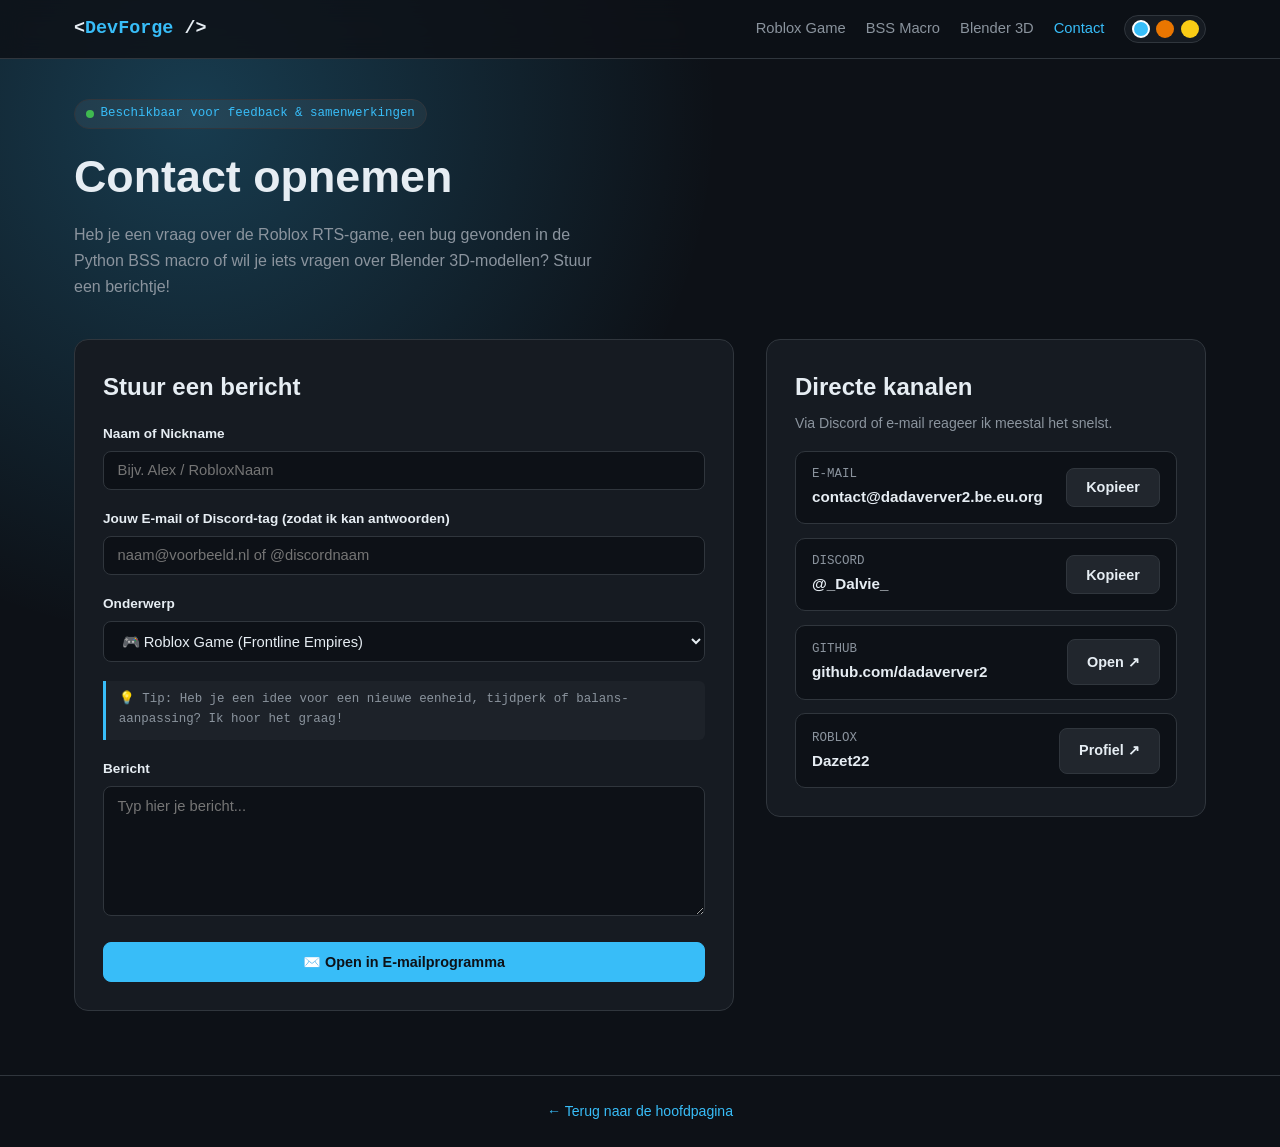
<file: concact.html>
<!DOCTYPE html>
<html lang="nl">
<head>
  <meta charset="UTF-8" />
  <meta name="viewport" content="width=device-width, initial-scale=1.0" />
  <title>Contact // DevForge</title>
  <style>
    :root {
      --bg: #0d1117;
      --bg-card: #161b22;
      --border: #30363d;
      --text: #e6edf3;
      --text-muted: #8b949e;
      --accent: #38bdf8;
      --accent-glow: rgba(56, 189, 248, 0.25);
      --success: #3fb950;
      --warning: #d29922;
      --font-mono: 'Fira Code', 'Cascadia Code', Consolas, monospace;
      --font-sans: 'Inter', -apple-system, BlinkMacSystemFont, 'Segoe UI', Roboto, sans-serif;
    }

    [data-theme="blender"] {
      --accent: #ea7600;
      --accent-glow: rgba(234, 118, 0, 0.25);
    }

    [data-theme="bss"] {
      --accent: #facc15;
      --accent-glow: rgba(250, 204, 21, 0.25);
    }

    * { box-sizing: border-box; margin: 0; padding: 0; }

    body {
      font-family: var(--font-sans);
      background-color: var(--bg);
      color: var(--text);
      line-height: 1.6;
      background-image: radial-gradient(circle at 15% 10%, var(--accent-glow), transparent 35%);
      min-height: 100vh;
      display: flex;
      flex-direction: column;
    }

    header {
      position: sticky;
      top: 0;
      z-index: 100;
      backdrop-filter: blur(12px);
      background: rgba(13, 17, 23, 0.85);
      border-bottom: 1px solid var(--border);
    }

    .nav-container {
      max-width: 1180px;
      margin: 0 auto;
      padding: 0.9rem 1.5rem;
      display: flex;
      justify-content: space-between;
      align-items: center;
      flex-wrap: wrap;
      gap: 1rem;
    }

    .logo {
      font-family: var(--font-mono);
      font-weight: 700;
      font-size: 1.15rem;
      color: var(--text);
      text-decoration: none;
    }
    .logo span { color: var(--accent); }

    nav {
      display: flex;
      gap: 1.25rem;
      align-items: center;
      flex-wrap: wrap;
    }

    nav a {
      color: var(--text-muted);
      text-decoration: none;
      font-size: 0.92rem;
      font-weight: 500;
      transition: color 0.2s;
    }
    nav a:hover, nav a.active { color: var(--accent); }

    .theme-switcher {
      display: flex;
      gap: 0.4rem;
      background: var(--bg-card);
      padding: 0.25rem 0.4rem;
      border-radius: 999px;
      border: 1px solid var(--border);
    }

    .theme-btn {
      width: 18px;
      height: 18px;
      border-radius: 50%;
      border: 2px solid transparent;
      cursor: pointer;
    }
    .theme-btn.active { border-color: #fff; }
    .theme-blue { background: #38bdf8; }
    .theme-orange { background: #ea7600; }
    .theme-gold { background: #facc15; }

    main {
      max-width: 1180px;
      width: 100%;
      margin: 0 auto;
      padding: 2.5rem 1.5rem 4rem;
      flex: 1;
    }

    .badge {
      display: inline-flex;
      align-items: center;
      gap: 0.4rem;
      font-family: var(--font-mono);
      font-size: 0.78rem;
      padding: 0.25rem 0.7rem;
      border-radius: 999px;
      background: rgba(255, 255, 255, 0.05);
      border: 1px solid var(--border);
      color: var(--accent);
      margin-bottom: 0.75rem;
    }

    .pulse-dot {
      width: 8px;
      height: 8px;
      background: var(--success);
      border-radius: 50%;
    }

    h1 {
      font-size: clamp(1.9rem, 4vw, 2.8rem);
      margin-bottom: 0.6rem;
    }

    .lead {
      color: var(--text-muted);
      max-width: 60ch;
      margin-bottom: 2.5rem;
    }

    .contact-grid {
      display: grid;
      grid-template-columns: 1.2fr 0.8fr;
      gap: 2rem;
      align-items: start;
    }

    @media (max-width: 850px) {
      .contact-grid { grid-template-columns: 1fr; }
    }

    .card {
      background: var(--bg-card);
      border: 1px solid var(--border);
      border-radius: 14px;
      padding: 1.75rem;
    }

    .form-group {
      margin-bottom: 1.15rem;
    }

    label {
      display: block;
      font-size: 0.85rem;
      font-weight: 600;
      margin-bottom: 0.4rem;
      color: var(--text);
    }

    input, select, textarea {
      width: 100%;
      padding: 0.65rem 0.85rem;
      background: #0d1117;
      border: 1px solid var(--border);
      border-radius: 8px;
      color: var(--text);
      font-family: var(--font-sans);
      font-size: 0.92rem;
      outline: none;
      transition: border-color 0.2s;
    }

    input:focus, select:focus, textarea:focus {
      border-color: var(--accent);
    }

    textarea {
      min-height: 130px;
      resize: vertical;
    }

    .hint-box {
      font-family: var(--font-mono);
      font-size: 0.78rem;
      color: var(--text-muted);
      background: rgba(255, 255, 255, 0.03);
      border-left: 3px solid var(--accent);
      padding: 0.6rem 0.8rem;
      border-radius: 0 6px 6px 0;
      margin-bottom: 1.15rem;
    }

    .btn {
      display: inline-flex;
      align-items: center;
      justify-content: center;
      gap: 0.5rem;
      padding: 0.65rem 1.2rem;
      border-radius: 8px;
      border: 1px solid var(--border);
      background: #21262d;
      color: var(--text);
      font-size: 0.9rem;
      font-weight: 600;
      cursor: pointer;
      text-decoration: none;
      transition: all 0.15s;
    }

    .btn:hover { border-color: var(--accent); background: #2c323b; }

    .btn-primary {
      background: var(--accent);
      color: #0d1117;
      border-color: var(--accent);
      width: 100%;
    }
    .btn-primary:hover { opacity: 0.9; background: var(--accent); }

    .channel-list {
      display: flex;
      flex-direction: column;
      gap: 0.85rem;
      margin-top: 1rem;
    }

    .channel-item {
      display: flex;
      justify-content: space-between;
      align-items: center;
      background: #0d1117;
      border: 1px solid var(--border);
      padding: 0.85rem 1rem;
      border-radius: 10px;
      gap: 0.75rem;
    }

    .channel-title {
      font-size: 0.78rem;
      color: var(--text-muted);
      font-family: var(--font-mono);
    }

    .channel-value {
      font-size: 0.95rem;
      font-weight: 600;
      word-break: break-all;
    }

    .toast {
      position: fixed;
      bottom: 20px;
      right: 20px;
      background: var(--bg-card);
      border: 1px solid var(--accent);
      color: var(--text);
      padding: 0.75rem 1.1rem;
      border-radius: 10px;
      font-size: 0.88rem;
      transform: translateY(100px);
      opacity: 0;
      transition: all 0.25s ease;
    }
    .toast.show { transform: translateY(0); opacity: 1; }

    footer {
      border-top: 1px solid var(--border);
      padding: 1.5rem;
      text-align: center;
      color: var(--text-muted);
      font-size: 0.88rem;
    }
  </style>
</head>
<body>

  <header>
    <div class="nav-container">
      <a href="index.html" class="logo">&lt;<span>DevForge</span> /&gt;</a>
      <nav>
        <a href="index.html#roblox">Roblox Game</a>
        <a href="index.html#python">BSS Macro</a>
        <a href="index.html#blender">Blender 3D</a>
        <a href="contact.html" class="active">Contact</a>
        <div class="theme-switcher" title="Kies accentkleur">
          <button class="theme-btn theme-blue active" onclick="setTheme('default', this)"></button>
          <button class="theme-btn theme-orange" onclick="setTheme('blender', this)"></button>
          <button class="theme-btn theme-gold" onclick="setTheme('bss', this)"></button>
        </div>
      </nav>
    </div>
  </header>

  <main>
    <div class="badge"><span class="pulse-dot"></span> Beschikbaar voor feedback & samenwerkingen</div>
    <h1>Contact opnemen</h1>
    <p class="lead">
      Heb je een vraag over de Roblox RTS-game, een bug gevonden in de Python BSS macro of wil je iets vragen over Blender 3D-modellen? Stuur een berichtje!
    </p>

    <div class="contact-grid">
      <!-- FORMULIER -->
      <div class="card">
        <h2 style="margin-bottom: 1rem;">Stuur een bericht</h2>
        <form id="contactForm" onsubmit="handleSubmit(event)">
          <div class="form-group">
            <label for="name">Naam of Nickname</label>
            <input type="text" id="name" placeholder="Bijv. Alex / RobloxNaam" required />
          </div>

          <div class="form-group">
            <label for="senderInfo">Jouw E-mail of Discord-tag (zodat ik kan antwoorden)</label>
            <input type="text" id="senderInfo" placeholder="naam@voorbeeld.nl of @discordnaam" required />
          </div>

          <div class="form-group">
            <label for="topic">Onderwerp</label>
            <select id="topic" onchange="updateHint()">
              <option value="Roblox Game">🎮 Roblox Game (Frontline Empires)</option>
              <option value="BSS Macro">🐝 Python BSS Macro (Support / Bug)</option>
              <option value="Blender 3D">🧊 Blender 3D Modellering</option>
              <option value="Anders">💬 Algemene vraag / Hallo zeggen</option>
            </select>
          </div>

          <div class="hint-box" id="topicHint">
            💡 Tip: Heb je een idee voor een nieuwe eenheid, tijdperk of balans-aanpassing? Ik hoor het graag!
          </div>

          <div class="form-group">
            <label for="message">Bericht</label>
            <textarea id="message" placeholder="Typ hier je bericht..." required></textarea>
          </div>

          <button type="submit" class="btn btn-primary">✉️ Open in E-mailprogramma</button>
        </form>
      </div>

      <!-- DIRECTE KANALEN -->
      <div class="card">
        <h2>Directe kanalen</h2>
        <p style="font-size: 0.88rem; color: var(--text-muted); margin-top: 0.35rem;">
          Via Discord of e-mail reageer ik meestal het snelst.
        </p>

        <div class="channel-list">
          <!-- VUL HIER IN: JOUW E-MAILADRES -->
          <div class="channel-item">
            <div>
              <div class="channel-title">E-MAIL</div>
              <div class="channel-value" id="myEmail">contact@dadaverver2.be.eu.org</div>
            </div>
            <button class="btn" onclick="copyText('myEmail', 'E-mailadres gekopieerd!')">Kopieer</button>
          </div>

          <!-- VUL HIER IN: JOUW DISCORD GEBRUIKERSNAAM -->
          <div class="channel-item">
            <div>
              <div class="channel-title">DISCORD</div>
              <div class="channel-value" id="myDiscord">@_Dalvie_</div>
            </div>
            <button class="btn" onclick="copyText('myDiscord', 'Discord-naam gekopieerd!')">Kopieer</button>
          </div>

          <!-- VUL HIER IN: JOUW GITHUB LINK -->
          <div class="channel-item">
            <div>
              <div class="channel-title">GITHUB</div>
              <div class="channel-value">github.com/dadaverver2</div>
            </div>
            <a class="btn" href="https://github.com/jouw-naam" target="_blank" rel="noopener">Open ↗</a>
          </div>

          <!-- VUL HIER IN: JOUW ROBLOX PROFIEL LINK -->
          <div class="channel-item">
            <div>
              <div class="channel-title">ROBLOX</div>
              <div class="channel-value">Dazet22</div>
            </div>
            <a class="btn" href="https://www.roblox.com/" target="_blank" rel="noopener">Profiel ↗</a>
          </div>
        </div>
      </div>
    </div>
  </main>

  <footer>
    <a href="index.html" style="color: var(--accent); text-decoration: none;">← Terug naar de hoofdpagina</a>
  </footer>

  <div class="toast" id="toast"></div>

  <script>
    // VUL HIER IN: Hetzelfde e-mailadres waar het formulier naartoe moet mailen
    const TARGET_EMAIL = "contact@dadaverver2.be.eu.org";

    function setTheme(theme, btn) {
      if (theme === 'default') document.documentElement.removeAttribute('data-theme');
      else document.documentElement.setAttribute('data-theme', theme);
      document.querySelectorAll('.theme-btn').forEach(b => b.classList.remove('active'));
      if (btn) btn.classList.add('active');
    }

    function updateHint() {
      const topic = document.getElementById('topic').value;
      const hint = document.getElementById('topicHint');
      const hints = {
        "Roblox Game": "💡 Tip: Heb je een idee voor een nieuwe eenheid, tijdperk of balans-aanpassing? Ik hoor het graag!",
        "BSS Macro": "💡 Tip: Meld bij een bug graag je schermresolutie (bijv. 1920x1080) en Windows scaling (100% / 125%).",
        "Blender 3D": "💡 Tip: Op zoek naar een specifiek low-poly model of benieuwd naar de polycount/wireframes? Vermeld het erbij!",
        "Anders": "💡 Tip: Alles mag, van programmeertips tot gewoon even hoi zeggen!"
      };
      hint.textContent = hints[topic];
    }

    function copyText(elementId, message) {
      const text = document.getElementById(elementId).textContent.trim();
      navigator.clipboard.writeText(text).then(() => showToast(message));
    }

    function handleSubmit(e) {
      e.preventDefault();
      const name = document.getElementById('name').value;
      const sender = document.getElementById('senderInfo').value;
      const topic = document.getElementById('topic').value;
      const msg = document.getElementById('message').value;

      const subject = encodeURIComponent(`[Website Contact] ${topic} - van ${name}`);
      const body = encodeURIComponent(`Naam: ${name}\nContactgegevens: ${sender}\nOnderwerp: ${topic}\n\nBericht:\n${msg}`);

      window.location.href = `mailto:${TARGET_EMAIL}?subject=${subject}&body=${body}`;
      showToast("E-mailprogramma geopend!");
    }

    function showToast(msg) {
      const t = document.getElementById('toast');
      t.textContent = msg;
      t.classList.add('show');
      setTimeout(() => t.classList.remove('show'), 3000);
    }
  </script>
</body>
</html>
</file>
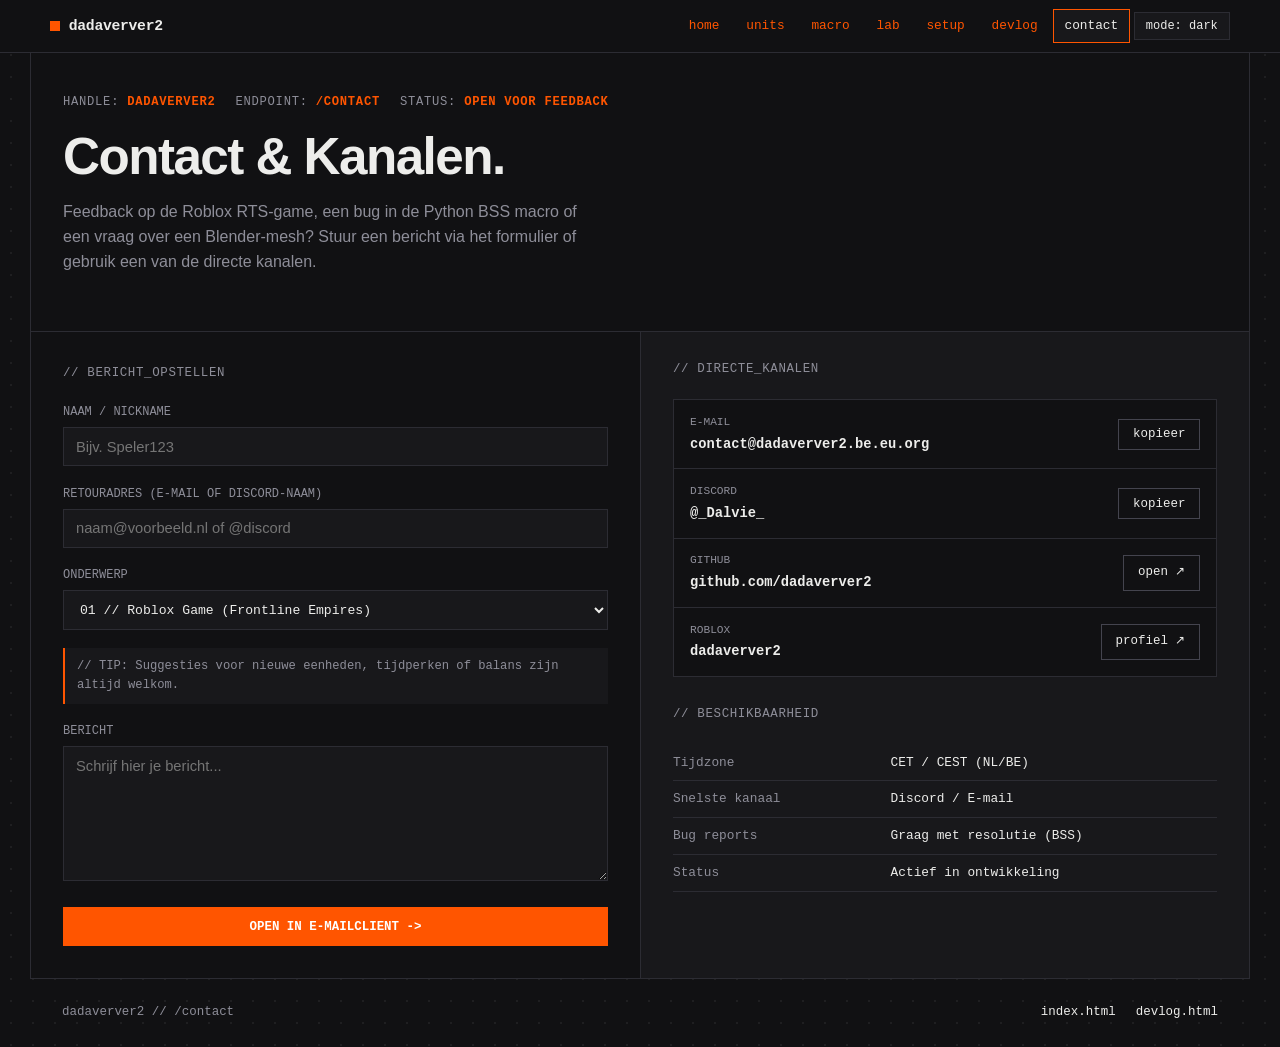
<file: contact.html>
<!DOCTYPE html>
<html lang="nl">
<head>
  <meta charset="UTF-8" />
  <meta name="viewport" content="width=device-width, initial-scale=1.0" />
  <title>dadaverver2 — contact</title>
  <link rel="stylesheet" href="/style.css" />
</head>
<body>

  <header class="topbar">
    <div class="topbar-inner">
      <a href="index.html" class="brand">
        <span class="brand-marker"></span>
        dadaverver2
      </a>
      <nav class="nav-links">
        <a href="/index.html" class="nav-ext">home</a>
        <a href="/units.html" class="nav-ext">units</a>
        <a href="/macro.html" class="nav-ext">macro</a>
        <a href="/lab.html" class="nav-ext">lab</a>
        <a href="/setup.html" class="nav-ext">setup</a>
        <a href="/devlog.html" class="nav-ext">devlog</a>
        <a href="/contact.html" class="active">contact</a>
        <button class="mode-btn" id="modeToggle" onclick="toggleMode()">mode: dark</button>
      </nav>
    </div>
  </header>

  <main class="wrap">
    <section class="page-head">
      <div class="meta-strip">
        <span>HANDLE: <strong>dadaverver2</strong></span>
        <span>ENDPOINT: <strong>/contact</strong></span>
        <span>STATUS: <strong>OPEN VOOR FEEDBACK</strong></span>
      </div>
      <h1>Contact & Kanalen.</h1>
      <p class="page-copy">
        Feedback op de Roblox RTS-game, een bug in de Python BSS macro of een vraag over een Blender-mesh? Stuur een bericht via het formulier of gebruik een van de directe kanalen.
      </p>
    </section>

    <section class="split-panel">
      <!-- FORMULIER -->
      <div class="panel-left">
        <span class="sub-label">// BERICHT_OPSTELLEN</span>

        <form id="contactForm" onsubmit="handleSubmit(event)">
          <div class="form-row">
            <label for="name">Naam / Nickname</label>
            <input type="text" id="name" placeholder="Bijv. Speler123" required />
          </div>

          <div class="form-row">
            <label for="sender">Retouradres (E-mail of Discord-naam)</label>
            <input type="text" id="sender" placeholder="naam@voorbeeld.nl of @discord" required />
          </div>

          <div class="form-row">
            <label for="topic">Onderwerp</label>
            <select id="topic" onchange="updateHint()">
              <option value="Roblox RTS">01 // Roblox Game (Frontline Empires)</option>
              <option value="BSS Macro">02 // Python BSS Macro (Bug / Support)</option>
              <option value="Blender 3D">03 // Blender 3D Modellering</option>
              <option value="Algemeen">04 // Algemene vraag</option>
            </select>
          </div>

          <div class="hint-line" id="hintBox">
            // TIP: Suggesties voor nieuwe eenheden, tijdperken of balans zijn altijd welkom.
          </div>

          <div class="form-row">
            <label for="message">Bericht</label>
            <textarea id="message" placeholder="Schrijf hier je bericht..." required></textarea>
          </div>

          <button type="submit" class="btn btn-accent">OPEN IN E-MAILCLIENT -&gt;</button>
        </form>
      </div>

      <!-- DIRECTE KANALEN -->
      <div class="panel-right">
        <span class="sub-label">// DIRECTE_KANALEN</span>

        <div class="channel-list">
          <!-- VUL HIER IN: JOUW E-MAILADRES -->
          <div class="channel-row">
            <div>
              <div class="ch-key">E-MAIL</div>
              <div class="ch-val" id="myEmail">contact@dadaverver2.be.eu.org</div>
            </div>
            <button class="btn" onclick="copyText('myEmail', 'E-mailadres gekopieerd')">kopieer</button>
          </div>

          <!-- VUL HIER IN: JOUW DISCORD GEBRUIKERSNAAM -->
          <div class="channel-row">
            <div>
              <div class="ch-key">DISCORD</div>
              <div class="ch-val" id="myDiscord">@_Dalvie_</div>
            </div>
            <button class="btn" onclick="copyText('myDiscord', 'Discord-naam gekopieerd')">kopieer</button>
          </div>

          <!-- VUL HIER IN: JOUW GITHUB LINK -->
          <div class="channel-row">
            <div>
              <div class="ch-key">GITHUB</div>
              <div class="ch-val">github.com/dadaverver2</div>
            </div>
            <a class="btn" href="https://github.com/dadaverver2" target="_blank" rel="noopener">open ↗</a>
          </div>

          <!-- VUL HIER IN: JOUW ROBLOX PROFIEL LINK -->
          <div class="channel-row">
            <div>
              <div class="ch-key">ROBLOX</div>
              <div class="ch-val">dadaverver2</div>
            </div>
            <a class="btn" href="https://www.roblox.com/" target="_blank" rel="noopener">profiel ↗</a>
          </div>
        </div>

        <span class="sub-label">// BESCHIKBAARHEID</span>
        <table class="spec-table">
          <tr><td>Tijdzone</td><td>CET / CEST (NL/BE)</td></tr>
          <tr><td>Snelste kanaal</td><td>Discord / E-mail</td></tr>
          <tr><td>Bug reports</td><td>Graag met resolutie (BSS)</td></tr>
          <tr><td>Status</td><td>Actief in ontwikkeling</td></tr>
        </table>
      </div>
    </section>
  </main>

  <footer>
    <span>dadaverver2 // /contact</span>
    <div style="display:flex; gap:1.25rem;">
      <a href="index.html">index.html</a>
      <a href="devlog.html">devlog.html</a>
    </div>
  </footer>

  <div class="toast" id="toast"></div>

  <script>
    // VUL HIER IN: Jouw e-mailadres waar het formulier naartoe moet openen
    const TARGET_EMAIL = "contact@dadaverver2.be.eu.org";

    function toggleMode() {
      const isPaper = document.documentElement.getAttribute('data-mode') === 'paper';
      if (isPaper) {
        document.documentElement.removeAttribute('data-mode');
        document.getElementById('modeToggle').textContent = 'mode: dark';
      } else {
        document.documentElement.setAttribute('data-mode', 'paper');
        document.getElementById('modeToggle').textContent = 'mode: paper';
      }
    }

    function updateHint() {
      const topic = document.getElementById('topic').value;
      const hints = {
        "Roblox RTS": "// TIP: Suggesties voor nieuwe eenheden, tijdperken of balans zijn altijd welkom.",
        "BSS Macro": "// TIP: Vermeld bij een bug graag je schermresolutie (bijv. 1920x1080) en Windows scaling.",
        "Blender 3D": "// TIP: Vragen over mesh-optimalisatie, vertex colors of FBX-exports? Zet het erbij.",
        "Algemeen": "// TIP: Alles mag — van programmeertips tot een snelle vraag."
      };
      document.getElementById('hintBox').textContent = hints[topic];
    }

    function copyText(id, msg) {
      const val = document.getElementById(id).textContent.trim();
      navigator.clipboard.writeText(val).then(() => showToast(msg));
    }

    function handleSubmit(e) {
      e.preventDefault();
      const name = document.getElementById('name').value;
      const sender = document.getElementById('sender').value;
      const topic = document.getElementById('topic').value;
      const msg = document.getElementById('message').value;

      const subject = encodeURIComponent(`[dadaverver2] ${topic} - ${name}`);
      const body = encodeURIComponent(`Naam: ${name}\nContact: ${sender}\nOnderwerp: ${topic}\n\nBericht:\n${msg}`);

      window.location.href = `mailto:${TARGET_EMAIL}?subject=${subject}&body=${body}`;
      showToast("E-mailclient geopend.");
    }

    function showToast(msg) {
      const t = document.getElementById('toast');
      t.textContent = `[ok] ${msg}`;
      t.classList.add('show');
      setTimeout(() => t.classList.remove('show'), 2800);
    }
  </script>
</body>
</html>
</file>
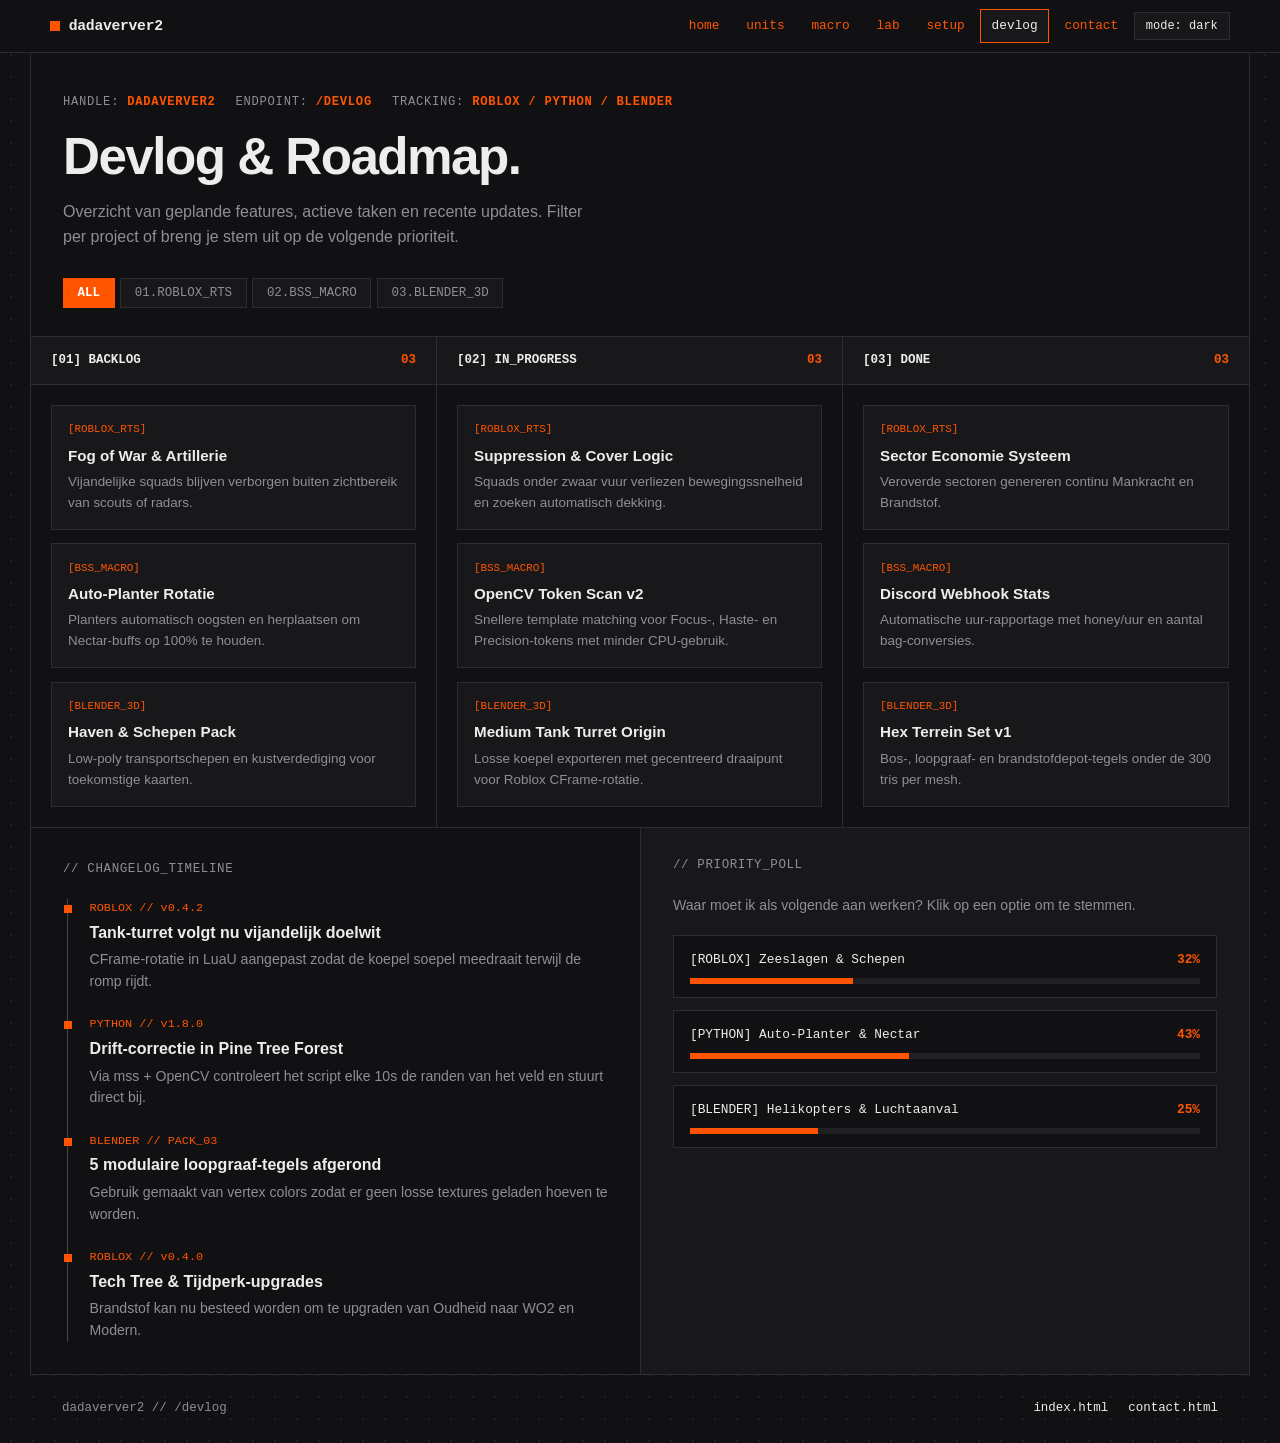
<file: devlog.html>
<!DOCTYPE html>
<html lang="nl">
<head>
  <meta charset="UTF-8" />
  <meta name="viewport" content="width=device-width, initial-scale=1.0" />
  <title>dadaverver2 — devlog</title>
  <link rel="stylesheet" href="/style.css" />
</head>
<body>

  <header class="topbar">
    <div class="topbar-inner">
      <a href="index.html" class="brand">
        <span class="brand-marker"></span>
        dadaverver2
      </a>
      <nav class="nav-links">
        <a href="/index.html" class="nav-ext">home</a>
        <a href="/units.html" class="nav-ext">units</a>
        <a href="/macro.html" class="nav-ext">macro</a>
        <a href="/lab.html" class="nav-ext">lab</a>
        <a href="/setup.html" class="nav-ext">setup</a>
        <a href="/devlog.html" class="active">devlog</a>
        <a href="/contact.html" class="nav-ext">contact</a>
        <button class="mode-btn" id="modeToggle" onclick="toggleMode()">mode: dark</button>
      </nav>
    </div>
  </header>

  <main class="wrap">
    <section class="page-head">
      <div class="meta-strip">
        <span>HANDLE: <strong>dadaverver2</strong></span>
        <span>ENDPOINT: <strong>/devlog</strong></span>
        <span>TRACKING: <strong>ROBLOX / PYTHON / BLENDER</strong></span>
      </div>
      <h1>Devlog & Roadmap.</h1>
      <p class="page-copy">
        Overzicht van geplande features, actieve taken en recente updates. Filter per project of breng je stem uit op de volgende prioriteit.
      </p>

      <div class="filter-bar">
        <button class="filter-btn active" onclick="setFilter('all', this)">ALL</button>
        <button class="filter-btn" onclick="setFilter('roblox', this)">01.ROBLOX_RTS</button>
        <button class="filter-btn" onclick="setFilter('bss', this)">02.BSS_MACRO</button>
        <button class="filter-btn" onclick="setFilter('blender', this)">03.BLENDER_3D</button>
      </div>
    </section>

    <!-- KANBAN BOARD -->
    <section class="kanban-grid">
      <div class="kanban-col">
        <div class="col-head">
          <span>[01] BACKLOG</span>
          <span class="col-count" id="count-todo">0</span>
        </div>
        <div class="task-list" id="col-todo"></div>
      </div>

      <div class="kanban-col">
        <div class="col-head">
          <span>[02] IN_PROGRESS</span>
          <span class="col-count" id="count-doing">0</span>
        </div>
        <div class="task-list" id="col-doing"></div>
      </div>

      <div class="kanban-col">
        <div class="col-head">
          <span>[03] DONE</span>
          <span class="col-count" id="count-done">0</span>
        </div>
        <div class="task-list" id="col-done"></div>
      </div>
    </section>

    <!-- CHANGELOG + PRIORITY POLL -->
    <section class="bottom-split">
      <div class="panel-left">
        <span class="sub-label">// CHANGELOG_TIMELINE</span>
        <div class="timeline" id="timeline"></div>
      </div>

      <div class="panel-right">
        <span class="sub-label">// PRIORITY_POLL</span>
        <p style="font-size:0.88rem; color:var(--muted); margin-bottom:1.15rem;">
          Waar moet ik als volgende aan werken? Klik op een optie om te stemmen.
        </p>
        <div class="poll-list" id="pollList"></div>
      </div>
    </section>
  </main>

  <footer>
    <span>dadaverver2 // /devlog</span>
    <div style="display:flex; gap:1.25rem;">
      <a href="index.html">index.html</a>
      <a href="contact.html">contact.html</a>
    </div>
  </footer>

  <div class="toast" id="toast"></div>

  <script>
    function toggleMode() {
      const isPaper = document.documentElement.getAttribute('data-mode') === 'paper';
      if (isPaper) {
        document.documentElement.removeAttribute('data-mode');
        document.getElementById('modeToggle').textContent = 'mode: dark';
      } else {
        document.documentElement.setAttribute('data-mode', 'paper');
        document.getElementById('modeToggle').textContent = 'mode: paper';
      }
    }

    const tasks = [
      { col: "todo", cat: "roblox", tag: "[ROBLOX_RTS]", title: "Fog of War & Artillerie", desc: "Vijandelijke squads blijven verborgen buiten zichtbereik van scouts of radars." },
      { col: "todo", cat: "bss", tag: "[BSS_MACRO]", title: "Auto-Planter Rotatie", desc: "Planters automatisch oogsten en herplaatsen om Nectar-buffs op 100% te houden." },
      { col: "todo", cat: "blender", tag: "[BLENDER_3D]", title: "Haven & Schepen Pack", desc: "Low-poly transportschepen en kustverdediging voor toekomstige kaarten." },

      { col: "doing", cat: "roblox", tag: "[ROBLOX_RTS]", title: "Suppression & Cover Logic", desc: "Squads onder zwaar vuur verliezen bewegingssnelheid en zoeken automatisch dekking." },
      { col: "doing", cat: "bss", tag: "[BSS_MACRO]", title: "OpenCV Token Scan v2", desc: "Snellere template matching voor Focus-, Haste- en Precision-tokens met minder CPU-gebruik." },
      { col: "doing", cat: "blender", tag: "[BLENDER_3D]", title: "Medium Tank Turret Origin", desc: "Losse koepel exporteren met gecentreerd draaipunt voor Roblox CFrame-rotatie." },

      { col: "done", cat: "roblox", tag: "[ROBLOX_RTS]", title: "Sector Economie Systeem", desc: "Veroverde sectoren genereren continu Mankracht en Brandstof." },
      { col: "done", cat: "bss", tag: "[BSS_MACRO]", title: "Discord Webhook Stats", desc: "Automatische uur-rapportage met honey/uur en aantal bag-conversies." },
      { col: "done", cat: "blender", tag: "[BLENDER_3D]", title: "Hex Terrein Set v1", desc: "Bos-, loopgraaf- en brandstofdepot-tegels onder de 300 tris per mesh." }
    ];

    const logs = [
      { cat: "roblox", meta: "ROBLOX // v0.4.2", title: "Tank-turret volgt nu vijandelijk doelwit", desc: "CFrame-rotatie in LuaU aangepast zodat de koepel soepel meedraait terwijl de romp rijdt." },
      { cat: "bss", meta: "PYTHON // v1.8.0", title: "Drift-correctie in Pine Tree Forest", desc: "Via mss + OpenCV controleert het script elke 10s de randen van het veld en stuurt direct bij." },
      { cat: "blender", meta: "BLENDER // PACK_03", title: "5 modulaire loopgraaf-tegels afgerond", desc: "Gebruik gemaakt van vertex colors zodat er geen losse textures geladen hoeven te worden." },
      { cat: "roblox", meta: "ROBLOX // v0.4.0", title: "Tech Tree & Tijdperk-upgrades", desc: "Brandstof kan nu besteed worden om te upgraden van Oudheid naar WO2 en Modern." }
    ];

    let activeFilter = 'all';

    function setFilter(cat, btn) {
      activeFilter = cat;
      document.querySelectorAll('.filter-btn').forEach(b => b.classList.remove('active'));
      if (btn) btn.classList.add('active');
      renderKanban();
      renderTimeline();
    }

    function renderKanban() {
      const grouped = { todo: [], doing: [], done: [] };
      tasks.filter(t => activeFilter === 'all' || t.cat === activeFilter)
           .forEach(t => grouped[t.col].push(t));

      ['todo', 'doing', 'done'].forEach(col => {
        document.getElementById(`count-${col}`).textContent = String(grouped[col].length).padStart(2, '0');
        document.getElementById(`col-${col}`).innerHTML = grouped[col].map(t => `
          <div class="task-card">
            <span class="task-tag">${t.tag}</span>
            <div class="task-title">${t.title}</div>
            <div class="task-desc">${t.desc}</div>
          </div>
        `).join('');
      });
    }

    function renderTimeline() {
      const items = logs.filter(l => activeFilter === 'all' || l.cat === activeFilter);
      document.getElementById('timeline').innerHTML = items.map(l => `
        <div class="log-entry">
          <div class="log-meta">${l.meta}</div>
          <h3>${l.title}</h3>
          <p>${l.desc}</p>
        </div>
      `).join('');
    }

    const basePoll = [
      { id: 0, label: "[ROBLOX] Zeeslagen & Schepen", votes: 14 },
      { id: 1, label: "[PYTHON] Auto-Planter & Nectar", votes: 19 },
      { id: 2, label: "[BLENDER] Helikopters & Luchtaanval", votes: 11 }
    ];

    let poll = JSON.parse(localStorage.getItem('dadaverver2_poll')) || basePoll;
    let votedId = localStorage.getItem('dadaverver2_voted');

    function renderPoll() {
      const total = poll.reduce((sum, p) => sum + p.votes, 0);
      document.getElementById('pollList').innerHTML = poll.map(p => {
        const pct = Math.round((p.votes / total) * 100);
        const isVoted = String(p.id) === votedId;
        return `
          <div class="poll-item ${isVoted ? 'voted' : ''}" onclick="castVote(${p.id})">
            <div class="poll-top">
              <span>${p.label} ${isVoted ? '[STEM]' : ''}</span>
              <span class="poll-pct">${pct}%</span>
            </div>
            <div class="poll-track">
              <div class="poll-fill" style="width:${pct}%"></div>
            </div>
          </div>
        `;
      }).join('');
    }

    function castVote(id) {
      if (votedId !== null) {
        showToast("Je hebt al gestemd op deze poll.");
        return;
      }
      poll[id].votes++;
      votedId = String(id);
      localStorage.setItem('dadaverver2_poll', JSON.stringify(poll));
      localStorage.setItem('dadaverver2_voted', votedId);
      renderPoll();
      showToast("Stem opgeslagen.");
    }

    function showToast(msg) {
      const t = document.getElementById('toast');
      t.textContent = `[ok] ${msg}`;
      t.classList.add('show');
      setTimeout(() => t.classList.remove('show'), 2600);
    }

    renderKanban();
    renderTimeline();
    renderPoll();
  </script>
</body>
</html>
</file>
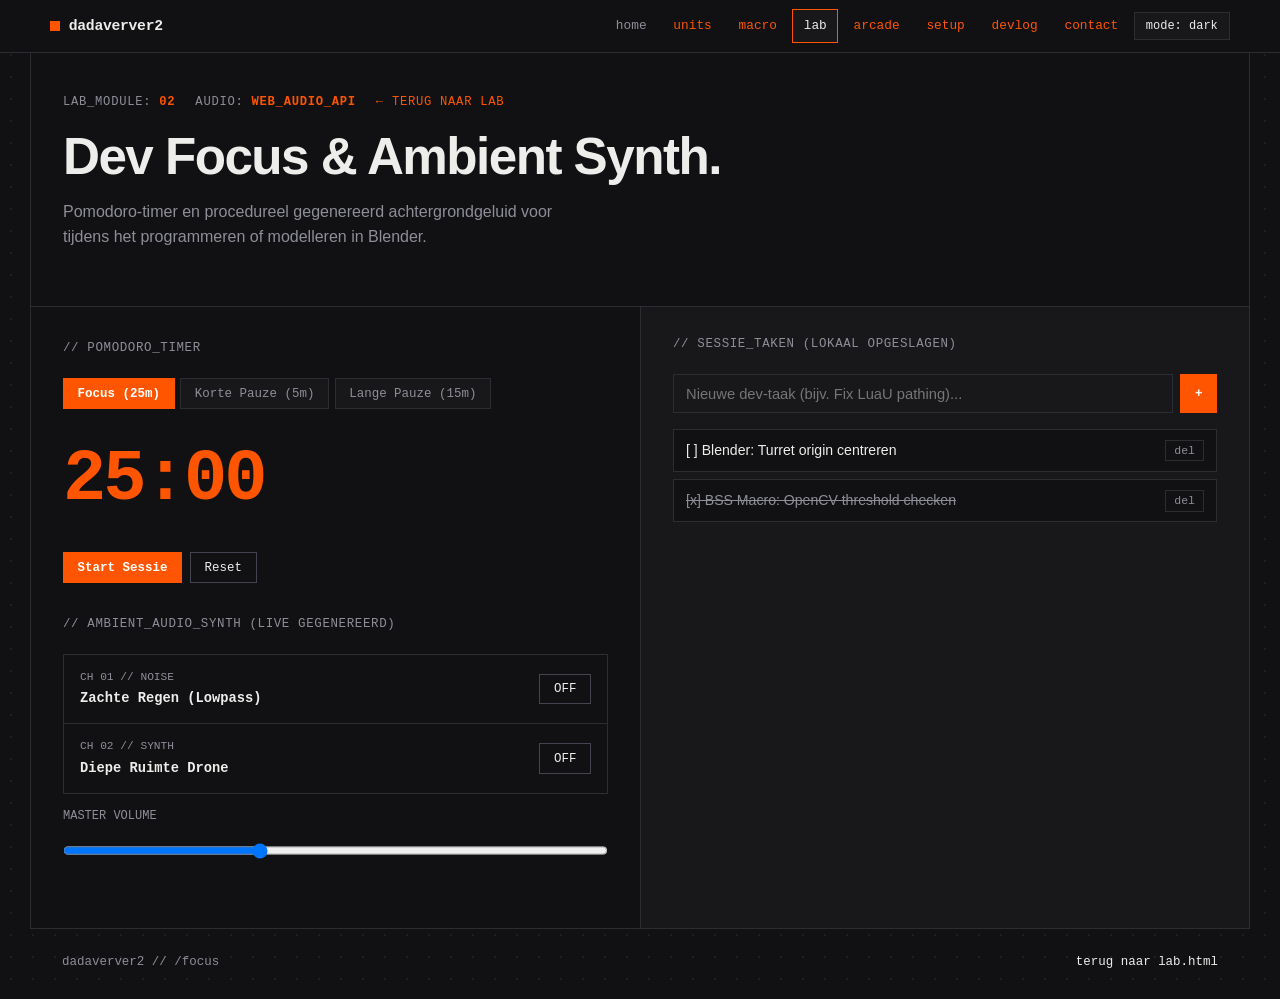
<file: focus.html>
<!DOCTYPE html>
<html lang="nl">
<head>
  <meta charset="UTF-8" />
  <meta name="viewport" content="width=device-width, initial-scale=1.0" />
  <title>dadaverver2 — focus mode</title>
  <link rel="stylesheet" href="/style.css" />
  <style>
    .timer-big {
      font-family: var(--mono);
      font-size: clamp(3rem, 8vw, 4.5rem);
      font-weight: 800;
      letter-spacing: -0.04em;
      margin: 1rem 0;
      color: var(--accent);
    }
    .todo-item {
      display: flex;
      justify-content: space-between;
      align-items: center;
      padding: 0.6rem 0.75rem;
      border: 1px solid var(--border);
      background: var(--bg);
      margin-bottom: 0.45rem;
      font-size: 0.88rem;
      gap: 0.5rem;
    }
    .todo-item.done span { text-decoration: line-through; color: var(--muted); }
  </style>
</head>
<body>

  <header class="topbar">
    <div class="topbar-inner">
      <a href="/index.html" class="brand"><span class="brand-marker"></span>dadaverver2</a>
      <nav class="nav-links">
        <a href="/index.html">home</a>
        <a href="/units.html" class="nav-ext">units</a>
        <a href="/macro.html" class="nav-ext">macro</a>
        <a href="/lab.html" class="active">lab</a>
        <a href="/arcade.html" class="nav-ext">arcade</a>
        <a href="/setup.html" class="nav-ext">setup</a>
        <a href="/devlog.html" class="nav-ext">devlog</a>
        <a href="/contact.html" class="nav-ext">contact</a>
        <button class="mode-btn" id="modeToggle" onclick="toggleMode()">mode: dark</button>
      </nav>
    </div>
  </header>

  <main class="wrap">
    <section class="page-head">
      <div class="meta-strip">
        <span>LAB_MODULE: <strong>02</strong></span>
        <span>AUDIO: <strong>WEB_AUDIO_API</strong></span>
        <span><a href="/lab.html" style="color:var(--accent); text-decoration:none;">← TERUG NAAR LAB</a></span>
      </div>
      <h1>Dev Focus & Ambient Synth.</h1>
      <p class="page-copy">
        Pomodoro-timer en procedureel gegenereerd achtergrondgeluid voor tijdens het programmeren of modelleren in Blender.
      </p>
    </section>

    <section class="split-panel">
      <!-- POMODORO -->
      <div class="panel-left">
        <span class="sub-label">// POMODORO_TIMER</span>
        <div class="filter-bar">
          <button class="filter-btn active" onclick="setTimer(25, this)">Focus (25m)</button>
          <button class="filter-btn" onclick="setTimer(5, this)">Korte Pauze (5m)</button>
          <button class="filter-btn" onclick="setTimer(15, this)">Lange Pauze (15m)</button>
        </div>

        <div class="timer-big" id="timerDisplay">25:00</div>

        <div style="display:flex; gap:0.5rem; margin-bottom:2rem;">
          <button class="btn btn-accent" id="timerBtn" onclick="toggleTimer()">Start Sessie</button>
          <button class="btn" onclick="resetTimer()">Reset</button>
        </div>

        <span class="sub-label">// AMBIENT_AUDIO_SYNTH (LIVE GEGENEREERD)</span>
        <div class="channel-list" style="margin-bottom:0.85rem;">
          <div class="channel-row">
            <div>
              <div class="ch-key">CH 01 // NOISE</div>
              <div class="ch-val">Zachte Regen (Lowpass)</div>
            </div>
            <button class="btn" id="btnRain" onclick="toggleSound('rain')">OFF</button>
          </div>
          <div class="channel-row">
            <div>
              <div class="ch-key">CH 02 // SYNTH</div>
              <div class="ch-val">Diepe Ruimte Drone</div>
            </div>
            <button class="btn" id="btnDrone" onclick="toggleSound('drone')">OFF</button>
          </div>
        </div>
        <div class="form-row">
          <label>Master Volume</label>
          <input type="range" id="volRange" min="0" max="1" step="0.05" value="0.35" oninput="updateVol(this.value)" />
        </div>
      </div>

      <!-- TAKENLIJST -->
      <div class="panel-right">
        <span class="sub-label">// SESSIE_TAKEN (LOKAAL OPGESLAGEN)</span>
        <div style="display:flex; gap:0.45rem; margin-bottom:1rem;">
          <input type="text" id="todoIn" placeholder="Nieuwe dev-taak (bijv. Fix LuaU pathing)..." onkeydown="if(event.key==='Enter') addTodo()" />
          <button class="btn btn-accent" onclick="addTodo()">+</button>
        </div>
        <div id="todoList"></div>
      </div>
    </section>
  </main>

  <footer>
    <span>dadaverver2 // /focus</span>
    <a href="/lab.html">terug naar lab.html</a>
  </footer>

  <script>
    function toggleMode() {
      const p = document.documentElement.getAttribute('data-mode') === 'paper';
      document.documentElement[p ? 'removeAttribute' : 'setAttribute']('data-mode', 'paper');
      document.getElementById('modeToggle').textContent = p ? 'mode: dark' : 'mode: paper';
    }

    // POMODORO
    let baseMins = 25, secsLeft = 25 * 60, tInt = null, running = false;

    function setTimer(m, btn) {
      baseMins = m;
      running = false; clearInterval(tInt);
      document.getElementById('timerBtn').textContent = 'Start Sessie';
      secsLeft = m * 60;
      document.querySelectorAll('.filter-btn').forEach(b => b.classList.remove('active'));
      if (btn) btn.classList.add('active');
      renderTimer();
    }

    function toggleTimer() {
      if (running) {
        running = false; clearInterval(tInt);
        document.getElementById('timerBtn').textContent = 'Hervat';
      } else {
        running = true;
        document.getElementById('timerBtn').textContent = 'Pauzeer';
        tInt = setInterval(() => {
          secsLeft--;
          renderTimer();
          if (secsLeft <= 0) {
            clearInterval(tInt); running = false;
            document.getElementById('timerBtn').textContent = 'Klaar!';
            playBeep();
          }
        }, 1000);
      }
    }

    function resetTimer() { setTimer(baseMins, null); }

    function renderTimer() {
      const m = String(Math.floor(secsLeft / 60)).padStart(2, '0');
      const s = String(secsLeft % 60).padStart(2, '0');
      document.getElementById('timerDisplay').textContent = `${m}:${s}`;
      document.title = `${m}:${s} — dadaverver2 focus`;
    }

    // WEB AUDIO SYNTH
    let actx = null, masterGain = null, nodes = { rain: null, drone: null };

    function ensureAudio() {
      if (!actx) {
        actx = new (window.AudioContext || window.webkitAudioContext)();
        masterGain = actx.createGain();
        masterGain.gain.value = parseFloat(document.getElementById('volRange').value);
        masterGain.connect(actx.destination);
      }
      if (actx.state === 'suspended') actx.resume();
    }

    function updateVol(v) {
      if (masterGain) masterGain.gain.value = parseFloat(v);
    }

    function playBeep() {
      ensureAudio();
      const o = actx.createOscillator(), g = actx.createGain();
      o.frequency.value = 523.25;
      g.gain.setValueAtTime(0.3, actx.currentTime);
      g.gain.exponentialRampToValueAtTime(0.001, actx.currentTime + 0.6);
      o.connect(g); g.connect(masterGain);
      o.start(); o.stop(actx.currentTime + 0.6);
    }

    function toggleSound(type) {
      ensureAudio();
      if (nodes[type]) {
        nodes[type].stop();
        nodes[type] = null;
        document.getElementById(type === 'rain' ? 'btnRain' : 'btnDrone').textContent = 'OFF';
        document.getElementById(type === 'rain' ? 'btnRain' : 'btnDrone').classList.remove('btn-accent');
        return;
      }

      if (type === 'rain') {
        const buf = actx.createBuffer(1, actx.sampleRate * 2, actx.sampleRate);
        const data = buf.getChannelData(0);
        let last = 0;
        for (let i = 0; i < data.length; i++) {
          const white = Math.random() * 2 - 1;
          last = (last + 0.04 * white) / 1.04;
          data[i] = last * 3.5;
        }
        const src = actx.createBufferSource();
        src.buffer = buf; src.loop = true;
        const filt = actx.createBiquadFilter();
        filt.type = 'lowpass'; filt.frequency.value = 650;
        const g = actx.createGain(); g.gain.value = 0.7;
        src.connect(filt); filt.connect(g); g.connect(masterGain);
        src.start();
        nodes.rain = src;
        document.getElementById('btnRain').textContent = 'ON';
        document.getElementById('btnRain').classList.add('btn-accent');
      } else {
        const o1 = actx.createOscillator(), o2 = actx.createOscillator();
        o1.type = 'triangle'; o1.frequency.value = 110;
        o2.type = 'sine'; o2.frequency.value = 164.81;
        const filt = actx.createBiquadFilter();
        filt.type = 'lowpass'; filt.frequency.value = 320;
        const g = actx.createGain(); g.gain.value = 0.25;
        o1.connect(filt); o2.connect(filt); filt.connect(g); g.connect(masterGain);
        o1.start(); o2.start();
        nodes.drone = { stop: () => { o1.stop(); o2.stop(); } };
        document.getElementById('btnDrone').textContent = 'ON';
        document.getElementById('btnDrone').classList.add('btn-accent');
      }
    }

    // TODOS
    let todos = JSON.parse(localStorage.getItem('dadaverver2_todos')) || [
      { text: 'Blender: Turret origin centreren', done: false },
      { text: 'BSS Macro: OpenCV threshold checken', done: true }
    ];

    function renderTodos() {
      localStorage.setItem('dadaverver2_todos', JSON.stringify(todos));
      document.getElementById('todoList').innerHTML = todos.map((t, i) => `
        <div class="todo-item ${t.done ? 'done' : ''}">
          <span onclick="toggleTodo(${i})" style="cursor:pointer; flex:1;">[${t.done ? 'x' : ' '}] ${t.text.replace(/</g,'&lt;')}</span>
          <button class="cmd-chip" onclick="delTodo(${i})">del</button>
        </div>
      `).join('');
    }
    function addTodo() {
      const inp = document.getElementById('todoIn');
      if (!inp.value.trim()) return;
      todos.unshift({ text: inp.value.trim(), done: false });
      inp.value = '';
      renderTodos();
    }
    function toggleTodo(i) { todos[i].done = !todos[i].done; renderTodos(); }
    function delTodo(i) { todos.splice(i, 1); renderTodos(); }
    renderTodos();
  </script>
</body>
</html>
</file>
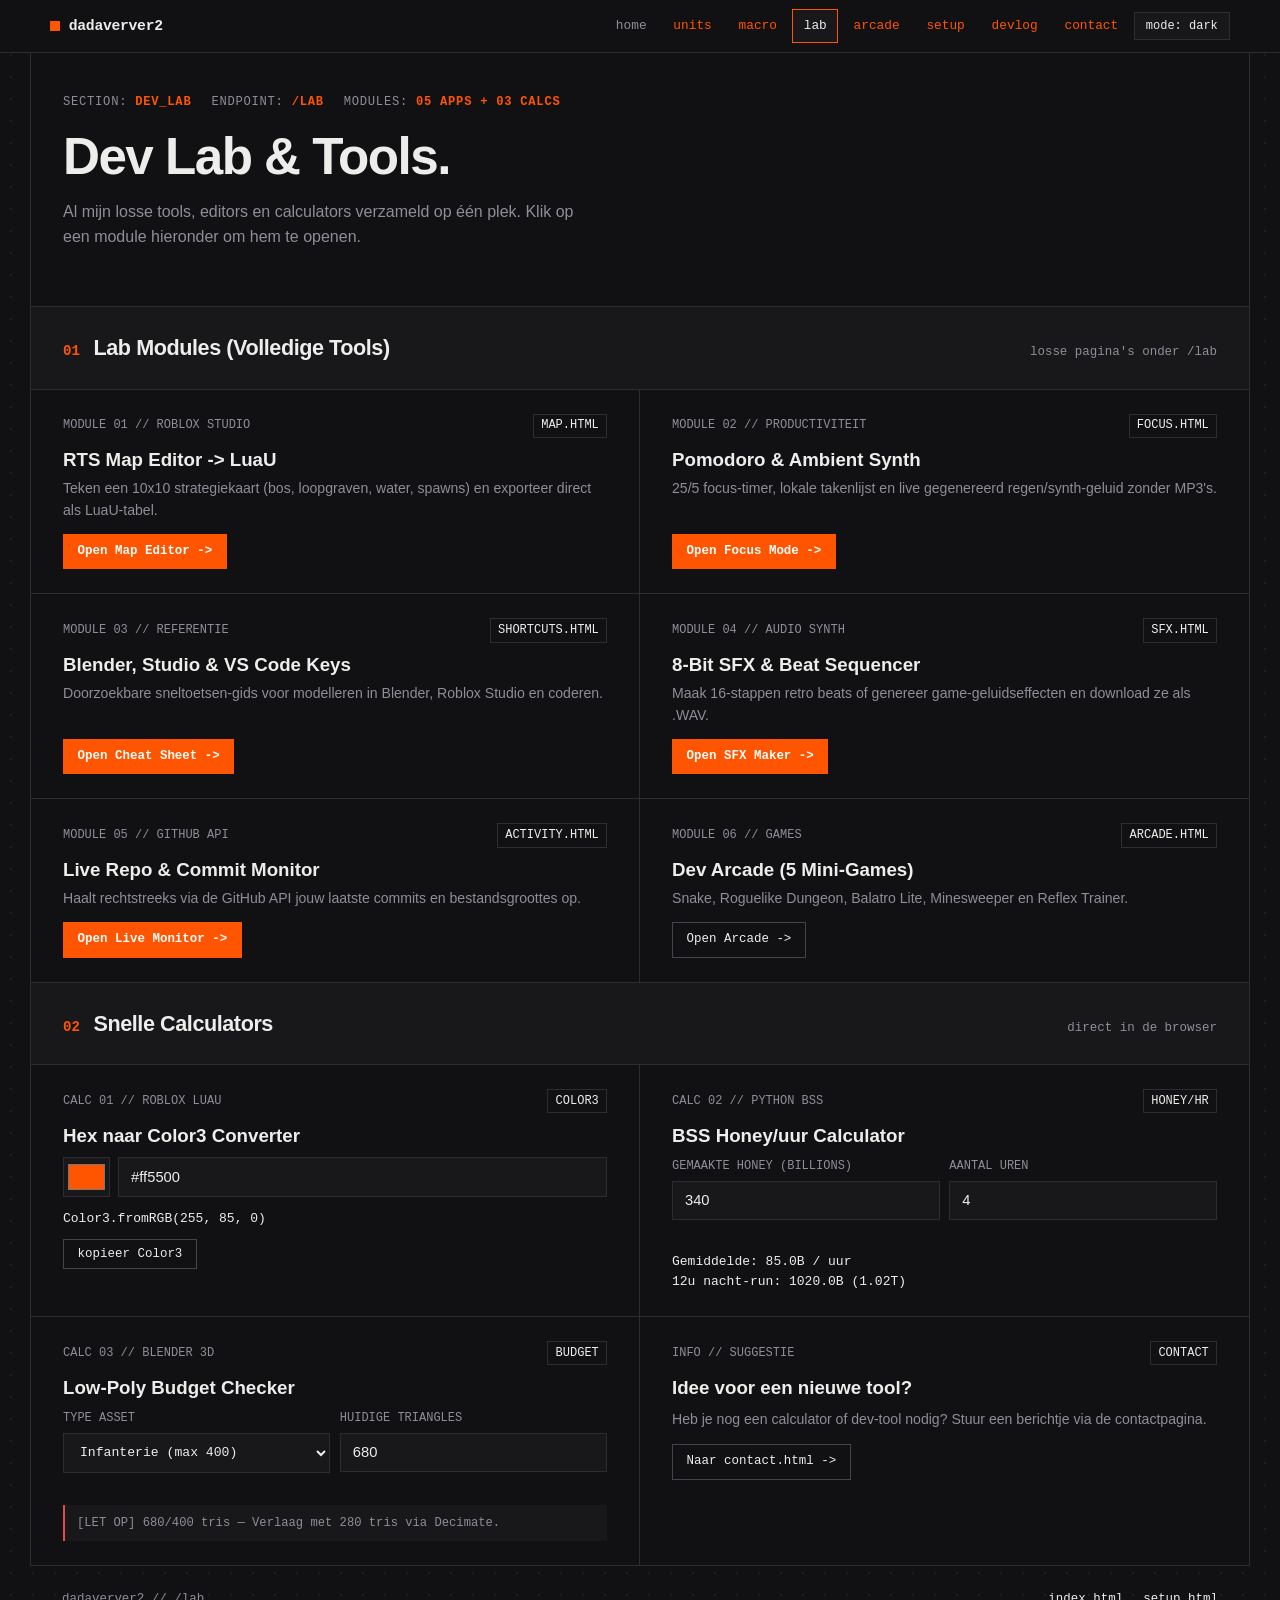
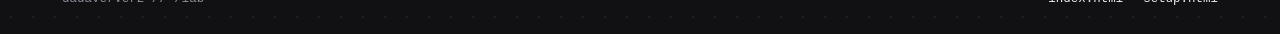
<file: lab.html>
<!DOCTYPE html>
<html lang="nl">
<head>
  <meta charset="UTF-8" />
  <meta name="viewport" content="width=device-width, initial-scale=1.0" />
  <title>dadaverver2 — lab tools</title>
  <link rel="stylesheet" href="/style.css" />
</head>
<body>

  <header class="topbar">
    <div class="topbar-inner">
      <a href="/index.html" class="brand"><span class="brand-marker"></span>dadaverver2</a>
      <nav class="nav-links">
        <a href="/index.html">home</a>
        <a href="/units.html" class="nav-ext">units</a>
        <a href="/macro.html" class="nav-ext">macro</a>
        <a href="/lab.html" class="active">lab</a>
        <a href="/arcade.html" class="nav-ext">arcade</a>
        <a href="/setup.html" class="nav-ext">setup</a>
        <a href="/devlog.html" class="nav-ext">devlog</a>
        <a href="/contact.html" class="nav-ext">contact</a>
        <button class="mode-btn" id="modeToggle" onclick="toggleMode()">mode: dark</button>
      </nav>
    </div>
  </header>

  <main class="wrap">
    <section class="page-head">
      <div class="meta-strip">
        <span>SECTION: <strong>DEV_LAB</strong></span>
        <span>ENDPOINT: <strong>/lab</strong></span>
        <span>MODULES: <strong>05 APPS + 03 CALCS</strong></span>
      </div>
      <h1>Dev Lab & Tools.</h1>
      <p class="page-copy">
        Al mijn losse tools, editors en calculators verzameld op één plek. Klik op een module hieronder om hem te openen.
      </p>
    </section>

    <!-- SUB-PAGINA MODULES -->
    <section class="sec-head">
      <div class="sec-title"><span class="sec-num">01</span><h2>Lab Modules (Volledige Tools)</h2></div>
      <span class="sec-sub">losse pagina's onder /lab</span>
    </section>

    <section class="ledger">
      <div class="ledger-item">
        <div>
          <div class="ledger-top"><span>MODULE 01 // ROBLOX STUDIO</span><span class="status-tag">MAP.HTML</span></div>
          <h3 style="margin:0.45rem 0 0.25rem;">RTS Map Editor -> LuaU</h3>
          <p style="font-size:0.88rem; color:var(--muted);">Teken een 10x10 strategiekaart (bos, loopgraven, water, spawns) en exporteer direct als LuaU-tabel.</p>
        </div>
        <div><a href="/map.html" class="btn btn-accent">Open Map Editor -&gt;</a></div>
      </div>

      <div class="ledger-item">
        <div>
          <div class="ledger-top"><span>MODULE 02 // PRODUCTIVITEIT</span><span class="status-tag">FOCUS.HTML</span></div>
          <h3 style="margin:0.45rem 0 0.25rem;">Pomodoro & Ambient Synth</h3>
          <p style="font-size:0.88rem; color:var(--muted);">25/5 focus-timer, lokale takenlijst en live gegenereerd regen/synth-geluid zonder MP3's.</p>
        </div>
        <div><a href="/focus.html" class="btn btn-accent">Open Focus Mode -&gt;</a></div>
      </div>

      <div class="ledger-item">
        <div>
          <div class="ledger-top"><span>MODULE 03 // REFERENTIE</span><span class="status-tag">SHORTCUTS.HTML</span></div>
          <h3 style="margin:0.45rem 0 0.25rem;">Blender, Studio & VS Code Keys</h3>
          <p style="font-size:0.88rem; color:var(--muted);">Doorzoekbare sneltoetsen-gids voor modelleren in Blender, Roblox Studio en coderen.</p>
        </div>
        <div><a href="/shortcuts.html" class="btn btn-accent">Open Cheat Sheet -&gt;</a></div>
      </div>

      <div class="ledger-item">
        <div>
          <div class="ledger-top"><span>MODULE 04 // AUDIO SYNTH</span><span class="status-tag">SFX.HTML</span></div>
          <h3 style="margin:0.45rem 0 0.25rem;">8-Bit SFX & Beat Sequencer</h3>
          <p style="font-size:0.88rem; color:var(--muted);">Maak 16-stappen retro beats of genereer game-geluidseffecten en download ze als .WAV.</p>
        </div>
        <div><a href="/sfx.html" class="btn btn-accent">Open SFX Maker -&gt;</a></div>
      </div>

      <div class="ledger-item">
        <div>
          <div class="ledger-top"><span>MODULE 05 // GITHUB API</span><span class="status-tag">ACTIVITY.HTML</span></div>
          <h3 style="margin:0.45rem 0 0.25rem;">Live Repo & Commit Monitor</h3>
          <p style="font-size:0.88rem; color:var(--muted);">Haalt rechtstreeks via de GitHub API jouw laatste commits en bestandsgroottes op.</p>
        </div>
        <div><a href="/activity.html" class="btn btn-accent">Open Live Monitor -&gt;</a></div>
      </div>

      <div class="ledger-item">
        <div>
          <div class="ledger-top"><span>MODULE 06 // GAMES</span><span class="status-tag">ARCADE.HTML</span></div>
          <h3 style="margin:0.45rem 0 0.25rem;">Dev Arcade (5 Mini-Games)</h3>
          <p style="font-size:0.88rem; color:var(--muted);">Snake, Roguelike Dungeon, Balatro Lite, Minesweeper en Reflex Trainer.</p>
        </div>
        <div><a href="/arcade.html" class="btn">Open Arcade -&gt;</a></div>
      </div>
    </section>

    <!-- SNELLE CALCULATORS -->
    <section class="sec-head">
      <div class="sec-title"><span class="sec-num">02</span><h2>Snelle Calculators</h2></div>
      <span class="sec-sub">direct in de browser</span>
    </section>

    <section class="ledger">
      <div class="ledger-item">
        <div>
          <div class="ledger-top"><span>CALC 01 // ROBLOX LUAU</span><span class="status-tag">COLOR3</span></div>
          <h3 style="margin:0.45rem 0;">Hex naar Color3 Converter</h3>
          <div style="display:flex; gap:0.5rem; margin-bottom:0.75rem;">
            <input type="color" id="pickCol" value="#ff5500" style="width:52px; padding:2px; height:40px;" oninput="syncHex(this.value)" />
            <input type="text" id="hexIn" value="#ff5500" oninput="calcColor()" />
          </div>
          <pre class="code-block" id="colOut" style="margin-bottom:0.6rem;">Color3.fromRGB(255, 85, 0)</pre>
          <button class="btn" onclick="copyEl('colOut')">kopieer Color3</button>
        </div>
      </div>

      <div class="ledger-item">
        <div>
          <div class="ledger-top"><span>CALC 02 // PYTHON BSS</span><span class="status-tag">HONEY/HR</span></div>
          <h3 style="margin:0.45rem 0;">BSS Honey/uur Calculator</h3>
          <div class="macro-bar" style="margin-top:0;">
            <div class="form-row">
              <label>Gemaakte Honey (Billions)</label>
              <input type="number" id="bssHon" value="340" oninput="calcHoney()" />
            </div>
            <div class="form-row">
              <label>Aantal Uren</label>
              <input type="number" id="bssHrs" value="4" min="0.1" step="0.5" oninput="calcHoney()" />
            </div>
          </div>
          <pre class="code-block" id="honOut" style="margin-bottom:0;"></pre>
        </div>
      </div>

      <div class="ledger-item">
        <div>
          <div class="ledger-top"><span>CALC 03 // BLENDER 3D</span><span class="status-tag">BUDGET</span></div>
          <h3 style="margin:0.45rem 0;">Low-Poly Budget Checker</h3>
          <div class="macro-bar" style="margin-top:0;">
            <div class="form-row">
              <label>Type Asset</label>
              <select id="bType" onchange="checkTris()">
                <option value="400">Infanterie (max 400)</option>
                <option value="800">Voertuig / Tank (max 800)</option>
                <option value="300">Hex Terrein Tegel (max 300)</option>
                <option value="1200">Gebouw / HQ (max 1200)</option>
              </select>
            </div>
            <div class="form-row">
              <label>Huidige Triangles</label>
              <input type="number" id="bTris" value="680" oninput="checkTris()" />
            </div>
          </div>
          <div class="hint-line" id="triResult" style="margin-bottom:0;"></div>
        </div>
      </div>

      <div class="ledger-item">
        <div>
          <div class="ledger-top"><span>INFO // SUGGESTIE</span><span class="status-tag">CONTACT</span></div>
          <h3 style="margin:0.45rem 0;">Idee voor een nieuwe tool?</h3>
          <p style="font-size:0.88rem; color:var(--muted); margin-bottom:0.85rem;">
            Heb je nog een calculator of dev-tool nodig? Stuur een berichtje via de contactpagina.
          </p>
          <a href="/contact.html" class="btn">Naar contact.html -&gt;</a>
        </div>
      </div>
    </section>
  </main>

  <footer>
    <span>dadaverver2 // /lab</span>
    <div style="display:flex; gap:1.25rem;">
      <a href="/index.html">index.html</a>
      <a href="/setup.html">setup.html</a>
    </div>
  </footer>

  <div class="toast" id="toast"></div>

  <script>
    function toggleMode() {
      const p = document.documentElement.getAttribute('data-mode') === 'paper';
      document.documentElement[p ? 'removeAttribute' : 'setAttribute']('data-mode', 'paper');
      document.getElementById('modeToggle').textContent = p ? 'mode: dark' : 'mode: paper';
    }
    function syncHex(v) { document.getElementById('hexIn').value = v; calcColor(); }
    function calcColor() {
      let h = document.getElementById('hexIn').value.trim().replace('#', '');
      if (h.length !== 6 || !/^[0-9a-fA-F]{6}$/.test(h)) return;
      document.getElementById('pickCol').value = '#' + h;
      document.getElementById('colOut').textContent = `Color3.fromRGB(${parseInt(h.slice(0,2),16)}, ${parseInt(h.slice(2,4),16)}, ${parseInt(h.slice(4,6),16)})`;
    }
    function calcHoney() {
      const b = parseFloat(document.getElementById('bssHon').value) || 0;
      const h = Math.max(0.1, parseFloat(document.getElementById('bssHrs').value) || 1);
      const hr = b / h;
      document.getElementById('honOut').textContent = `Gemiddelde: ${hr.toFixed(1)}B / uur\n12u nacht-run: ${(hr*12).toFixed(1)}B (${((hr*12)/1000).toFixed(2)}T)`;
    }
    function checkTris() {
      const max = parseInt(document.getElementById('bType').value);
      const cur = parseInt(document.getElementById('bTris').value) || 0;
      const box = document.getElementById('triResult');
      if (cur <= max) {
        box.textContent = `[OK] ${cur}/${max} tris — Prima geoptimaliseerd voor Roblox RTS!`;
        box.style.borderLeftColor = 'var(--ok)';
      } else {
        box.textContent = `[LET OP] ${cur}/${max} tris — Verlaag met ${cur - max} tris via Decimate.`;
        box.style.borderLeftColor = 'var(--hostile)';
      }
    }
    function copyEl(id) {
      navigator.clipboard.writeText(document.getElementById(id).textContent).then(() => {
        const t = document.getElementById('toast');
        t.textContent = '[ok] Gekopieerd naar klembord';
        t.classList.add('show');
        setTimeout(() => t.classList.remove('show'), 2200);
      });
    }
    calcColor(); calcHoney(); checkTris();
  </script>
</body>
</html>
</file>
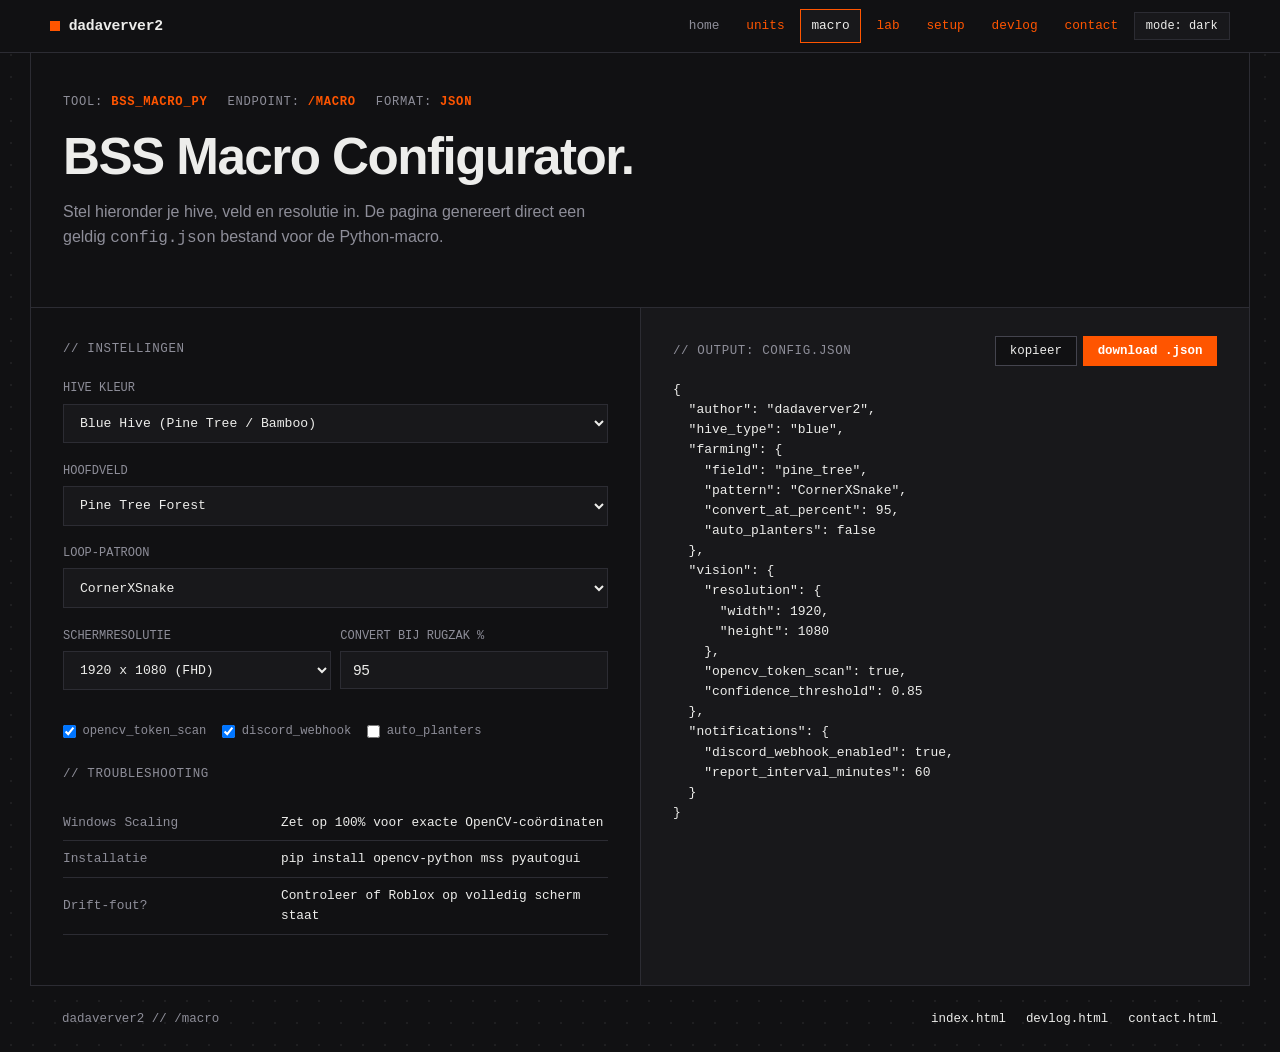
<file: macro.html>
<!DOCTYPE html>
<html lang="nl">
<head>
  <meta charset="UTF-8" />
  <meta name="viewport" content="width=device-width, initial-scale=1.0" />
  <title>dadaverver2 — macro config</title>
  <link rel="stylesheet" href="/style.css" />
</head>
<body>

  <header class="topbar">
    <div class="topbar-inner">
      <a href="/index.html" class="brand"><span class="brand-marker"></span>dadaverver2</a>
      <nav class="nav-links">
        <a href="/index.html">home</a>
        <a href="/units.html" class="nav-ext">units</a>
        <a href="/macro.html" class="active">macro</a>
        <a href="/lab.html" class="nav-ext">lab</a>
        <a href="/setup.html" class="nav-ext">setup</a>
        <a href="/devlog.html" class="nav-ext">devlog</a>
        <a href="/contact.html" class="nav-ext">contact</a>
        <button class="mode-btn" id="modeToggle" onclick="toggleMode()">mode: dark</button>
      </nav>
    </div>
  </header>

  <main class="wrap">
    <section class="page-head">
      <div class="meta-strip">
        <span>TOOL: <strong>BSS_MACRO_PY</strong></span>
        <span>ENDPOINT: <strong>/macro</strong></span>
        <span>FORMAT: <strong>JSON</strong></span>
      </div>
      <h1>BSS Macro Configurator.</h1>
      <p class="page-copy">
        Stel hieronder je hive, veld en resolutie in. De pagina genereert direct een geldig <code>config.json</code> bestand voor de Python-macro.
      </p>
    </section>

    <section class="split-panel">
      <div class="panel-left">
        <span class="sub-label">// INSTELLINGEN</span>

        <div class="form-row">
          <label for="cfgHive">Hive Kleur</label>
          <select id="cfgHive" onchange="buildConfig()">
            <option value="blue">Blue Hive (Pine Tree / Bamboo)</option>
            <option value="red">Red Hive (Pepper / Strawberry)</option>
            <option value="white">White Hive (Coconut / Spider)</option>
            <option value="mixed">Mixed / Early-Mid Game</option>
          </select>
        </div>

        <div class="form-row">
          <label for="cfgField">Hoofdveld</label>
          <select id="cfgField" onchange="buildConfig()">
            <option value="pine_tree">Pine Tree Forest</option>
            <option value="pepper_patch">Pepper Patch</option>
            <option value="coconut">Coconut Field</option>
            <option value="strawberry">Strawberry Field</option>
            <option value="pumpkin">Pumpkin Patch</option>
          </select>
        </div>

        <div class="form-row">
          <label for="cfgPattern">Loop-patroon</label>
          <select id="cfgPattern" onchange="buildConfig()">
            <option value="CornerXSnake">CornerXSnake</option>
            <option value="e_lol">e_lol_diamond</option>
            <option value="SpiralBox">SpiralBox</option>
          </select>
        </div>

        <div class="macro-bar">
          <div class="form-row">
            <label for="cfgRes">Schermresolutie</label>
            <select id="cfgRes" onchange="buildConfig()">
              <option value="1920x1080">1920 x 1080 (FHD)</option>
              <option value="2560x1440">2560 x 1440 (QHD)</option>
              <option value="1366x768">1366 x 768 (Laptop)</option>
            </select>
          </div>
          <div class="form-row">
            <label for="cfgBag">Convert bij rugzak %</label>
            <input type="number" id="cfgBag" value="95" min="50" max="100" oninput="buildConfig()" />
          </div>
        </div>

        <div class="check-strip">
          <label><input type="checkbox" id="cfgCv" checked onchange="buildConfig()" /> opencv_token_scan</label>
          <label><input type="checkbox" id="cfgHook" checked onchange="buildConfig()" /> discord_webhook</label>
          <label><input type="checkbox" id="cfgPlanter" onchange="buildConfig()" /> auto_planters</label>
        </div>

        <span class="sub-label" style="margin-top:1.5rem;">// TROUBLESHOOTING</span>
        <table class="spec-table">
          <tr><td>Windows Scaling</td><td>Zet op 100% voor exacte OpenCV-coördinaten</td></tr>
          <tr><td>Installatie</td><td>pip install opencv-python mss pyautogui</td></tr>
          <tr><td>Drift-fout?</td><td>Controleer of Roblox op volledig scherm staat</td></tr>
        </table>
      </div>

      <div class="panel-right">
        <div class="tac-toolbar">
          <span class="sub-label" style="margin:0;">// OUTPUT: CONFIG.JSON</span>
          <div style="display:flex; gap:0.4rem;">
            <button class="btn" onclick="copyJson()">kopieer</button>
            <button class="btn btn-accent" onclick="downloadJson()">download .json</button>
          </div>
        </div>
        <pre class="code-block" id="jsonOut"></pre>
      </div>
    </section>
  </main>

  <footer>
    <span>dadaverver2 // /macro</span>
    <div style="display:flex; gap:1.25rem;">
      <a href="/index.html">index.html</a>
      <a href="/devlog.html">devlog.html</a>
      <a href="/contact.html">contact.html</a>
    </div>
  </footer>

  <div class="toast" id="toast"></div>

  <script>
    function toggleMode() {
      const p = document.documentElement.getAttribute('data-mode') === 'paper';
      document.documentElement[p ? 'removeAttribute' : 'setAttribute']('data-mode', 'paper');
      document.getElementById('modeToggle').textContent = p ? 'mode: dark' : 'mode: paper';
    }

    function buildConfig() {
      const [w, h] = document.getElementById('cfgRes').value.split('x').map(Number);
      const data = {
        author: "dadaverver2",
        hive_type: document.getElementById('cfgHive').value,
        farming: {
          field: document.getElementById('cfgField').value,
          pattern: document.getElementById('cfgPattern').value,
          convert_at_percent: Number(document.getElementById('cfgBag').value) || 95,
          auto_planters: document.getElementById('cfgPlanter').checked
        },
        vision: {
          resolution: { width: w, height: h },
          opencv_token_scan: document.getElementById('cfgCv').checked,
          confidence_threshold: 0.85
        },
        notifications: {
          discord_webhook_enabled: document.getElementById('cfgHook').checked,
          report_interval_minutes: 60
        }
      };
      document.getElementById('jsonOut').textContent = JSON.stringify(data, null, 2);
    }

    function copyJson() {
      navigator.clipboard.writeText(document.getElementById('jsonOut').textContent)
        .then(() => showToast('config.json gekopieerd'));
    }

    function downloadJson() {
      const blob = new Blob([document.getElementById('jsonOut').textContent], { type: 'application/json' });
      const url = URL.createObjectURL(blob);
      const a = document.createElement('a');
      a.href = url;
      a.download = 'config.json';
      a.click();
      URL.revokeObjectURL(url);
      showToast('config.json gedownload');
    }

    function showToast(msg) {
      const t = document.getElementById('toast');
      t.textContent = `[ok] ${msg}`;
      t.classList.add('show');
      setTimeout(() => t.classList.remove('show'), 2500);
    }

    buildConfig();
  </script>
</body>
</html>
</file>
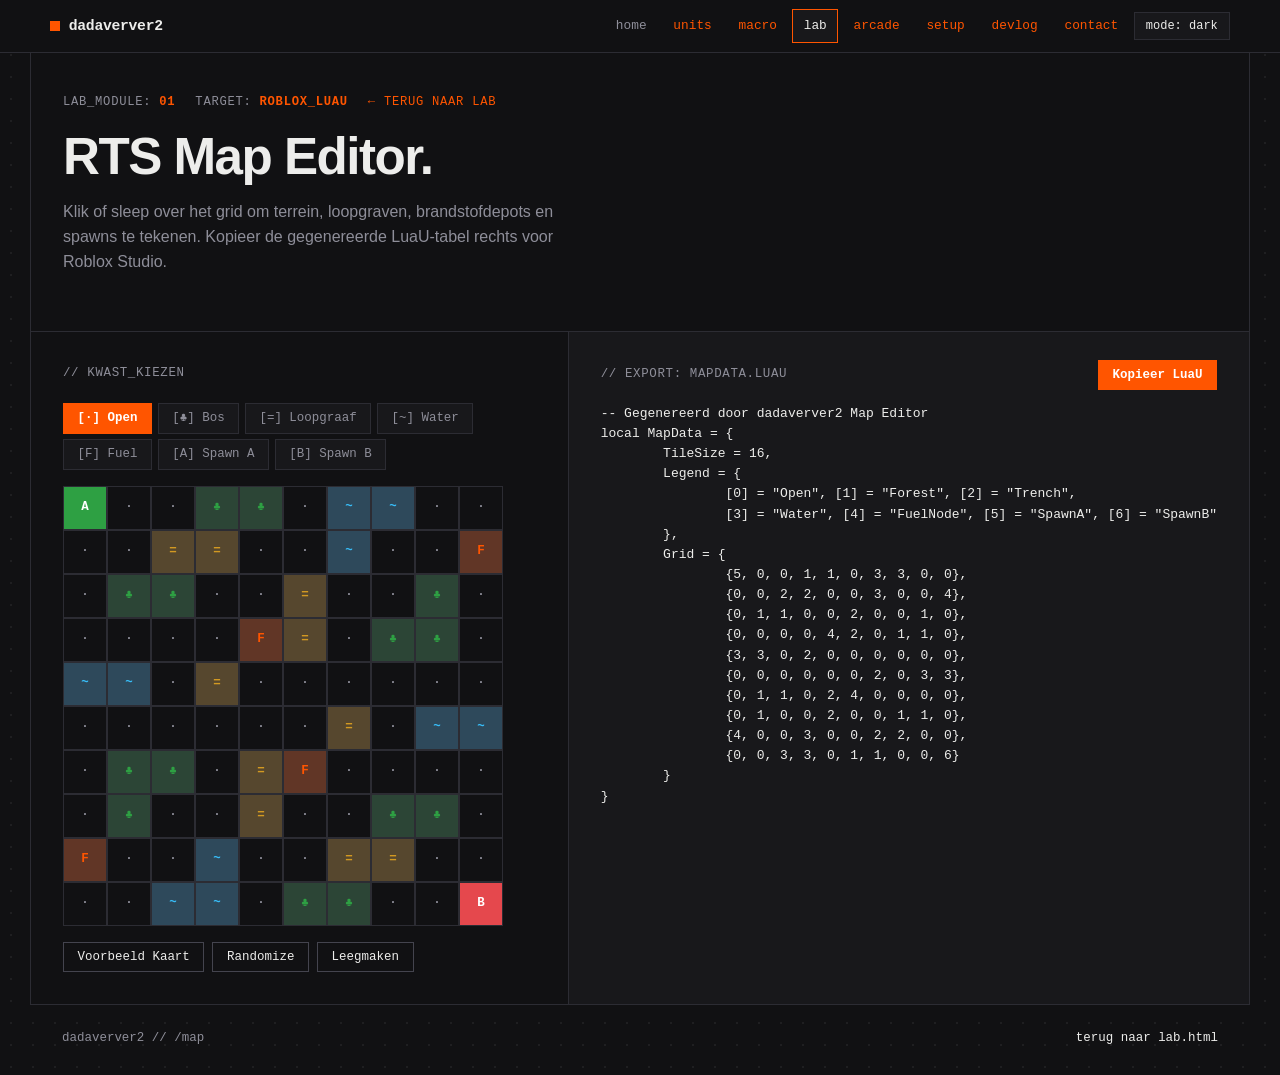
<file: map.html>
<!DOCTYPE html>
<html lang="nl">
<head>
  <meta charset="UTF-8" />
  <meta name="viewport" content="width=device-width, initial-scale=1.0" />
  <title>dadaverver2 — map editor</title>
  <link rel="stylesheet" href="/style.css" />
  <style>
    .map-grid {
      display: grid;
      grid-template-columns: repeat(10, 1fr);
      gap: 2px;
      background: var(--border);
      border: 1px solid var(--border);
      max-width: 440px;
      user-select: none;
      touch-action: none;
    }
    .map-tile {
      aspect-ratio: 1;
      background: var(--bg);
      display: flex;
      align-items: center;
      justify-content: center;
      font-family: var(--mono);
      font-size: 0.78rem;
      font-weight: 700;
      cursor: crosshair;
    }
    .t-0 { background: var(--bg); color: var(--muted); }
    .t-1 { background: rgba(46, 160, 67, 0.22); color: var(--ok); }
    .t-2 { background: rgba(210, 153, 34, 0.25); color: var(--warn); }
    .t-3 { background: rgba(56, 189, 248, 0.2); color: #38bdf8; }
    .t-4 { background: rgba(255, 85, 0, 0.25); color: var(--accent); }
    .t-5 { background: var(--ok); color: #fff; }
    .t-6 { background: var(--hostile); color: #fff; }
    .palette { display: flex; flex-wrap: wrap; gap: 0.35rem; margin-bottom: 1rem; }
  </style>
</head>
<body>

  <header class="topbar">
    <div class="topbar-inner">
      <a href="/index.html" class="brand"><span class="brand-marker"></span>dadaverver2</a>
      <nav class="nav-links">
        <a href="/index.html">home</a>
        <a href="/units.html" class="nav-ext">units</a>
        <a href="/macro.html" class="nav-ext">macro</a>
        <a href="/lab.html" class="active">lab</a>
        <a href="/arcade.html" class="nav-ext">arcade</a>
        <a href="/setup.html" class="nav-ext">setup</a>
        <a href="/devlog.html" class="nav-ext">devlog</a>
        <a href="/contact.html" class="nav-ext">contact</a>
        <button class="mode-btn" id="modeToggle" onclick="toggleMode()">mode: dark</button>
      </nav>
    </div>
  </header>

  <main class="wrap">
    <section class="page-head">
      <div class="meta-strip">
        <span>LAB_MODULE: <strong>01</strong></span>
        <span>TARGET: <strong>ROBLOX_LUAU</strong></span>
        <span><a href="/lab.html" style="color:var(--accent); text-decoration:none;">← TERUG NAAR LAB</a></span>
      </div>
      <h1>RTS Map Editor.</h1>
      <p class="page-copy">
        Klik of sleep over het grid om terrein, loopgraven, brandstofdepots en spawns te tekenen. Kopieer de gegenereerde LuaU-tabel rechts voor Roblox Studio.
      </p>
    </section>

    <section class="split-panel">
      <div class="panel-left">
        <span class="sub-label">// KWAST_KIEZEN</span>
        <div class="palette" id="palette">
          <button class="filter-btn active" onclick="setBrush(0, this)">[·] Open</button>
          <button class="filter-btn" onclick="setBrush(1, this)">[♣] Bos</button>
          <button class="filter-btn" onclick="setBrush(2, this)">[=] Loopgraaf</button>
          <button class="filter-btn" onclick="setBrush(3, this)">[~] Water</button>
          <button class="filter-btn" onclick="setBrush(4, this)">[F] Fuel</button>
          <button class="filter-btn" onclick="setBrush(5, this)">[A] Spawn A</button>
          <button class="filter-btn" onclick="setBrush(6, this)">[B] Spawn B</button>
        </div>

        <div class="map-grid" id="mapGrid"></div>

        <div style="display:flex; gap:0.5rem; margin-top:1rem; flex-wrap:wrap;">
          <button class="btn" onclick="loadSample()">Voorbeeld Kaart</button>
          <button class="btn" onclick="randomMap()">Randomize</button>
          <button class="btn" onclick="clearMap()">Leegmaken</button>
        </div>
      </div>

      <div class="panel-right">
        <div class="tac-toolbar">
          <span class="sub-label" style="margin:0;">// EXPORT: MAPDATA.LUAU</span>
          <button class="btn btn-accent" onclick="copyLuau()">Kopieer LuaU</button>
        </div>
        <pre class="code-block" id="luauOut" style="max-height:420px; overflow:auto;"></pre>
      </div>
    </section>
  </main>

  <footer>
    <span>dadaverver2 // /map</span>
    <a href="/lab.html">terug naar lab.html</a>
  </footer>

  <div class="toast" id="toast"></div>

  <script>
    function toggleMode() {
      const p = document.documentElement.getAttribute('data-mode') === 'paper';
      document.documentElement[p ? 'removeAttribute' : 'setAttribute']('data-mode', 'paper');
      document.getElementById('modeToggle').textContent = p ? 'mode: dark' : 'mode: paper';
    }

    const icons = ['·', '♣', '=', '~', 'F', 'A', 'B'];
    let brush = 1, painting = false;
    let map = Array.from({length: 10}, () => Array(10).fill(0));

    function setBrush(id, btn) {
      brush = id;
      document.querySelectorAll('#palette .filter-btn').forEach(b => b.classList.remove('active'));
      if (btn) btn.classList.add('active');
    }

    function clearMap() {
      map = Array.from({length: 10}, () => Array(10).fill(0));
      renderMap();
    }

    function loadSample() {
      map = [
        [5,0,0,1,1,0,3,3,0,0],
        [0,0,2,2,0,0,3,0,0,4],
        [0,1,1,0,0,2,0,0,1,0],
        [0,0,0,0,4,2,0,1,1,0],
        [3,3,0,2,0,0,0,0,0,0],
        [0,0,0,0,0,0,2,0,3,3],
        [0,1,1,0,2,4,0,0,0,0],
        [0,1,0,0,2,0,0,1,1,0],
        [4,0,0,3,0,0,2,2,0,0],
        [0,0,3,3,0,1,1,0,0,6]
      ];
      renderMap();
    }

    function randomMap() {
      for (let r=0; r<10; r++) for (let c=0; c<10; c++) {
        const rnd = Math.random();
        map[r][c] = rnd < 0.55 ? 0 : rnd < 0.75 ? 1 : rnd < 0.87 ? 2 : rnd < 0.94 ? 3 : 4;
      }
      map[0][0] = 5; map[9][9] = 6;
      renderMap();
    }

    window.addEventListener('pointerup', () => painting = false);

    function renderMap() {
      const g = document.getElementById('mapGrid');
      g.innerHTML = '';
      for (let r=0; r<10; r++) {
        for (let c=0; c<10; c++) {
          const val = map[r][c];
          const cell = document.createElement('div');
          cell.className = `map-tile t-${val}`;
          cell.textContent = icons[val];
          cell.onpointerdown = e => { e.preventDefault(); painting = true; map[r][c] = brush; renderMap(); };
          cell.onpointerenter = () => { if (painting) { map[r][c] = brush; renderMap(); } };
          g.appendChild(cell);
        }
      }
      exportLuau();
    }

    function exportLuau() {
      const rows = map.map(r => `\t\t{${r.join(', ')}}`).join(',\n');
      document.getElementById('luauOut').textContent =
`-- Gegenereerd door dadaverver2 Map Editor
local MapData = {
\tTileSize = 16,
\tLegend = {
\t\t[0] = "Open", [1] = "Forest", [2] = "Trench",
\t\t[3] = "Water", [4] = "FuelNode", [5] = "SpawnA", [6] = "SpawnB"
\t},
\tGrid = {
${rows}
\t}
}

return MapData`;
    }

    function copyLuau() {
      navigator.clipboard.writeText(document.getElementById('luauOut').textContent).then(() => {
        const t = document.getElementById('toast');
        t.textContent = '[ok] LuaU MapData gekopieerd';
        t.classList.add('show');
        setTimeout(() => t.classList.remove('show'), 2300);
      });
    }

    loadSample();
  </script>
</body>
</html>
</file>
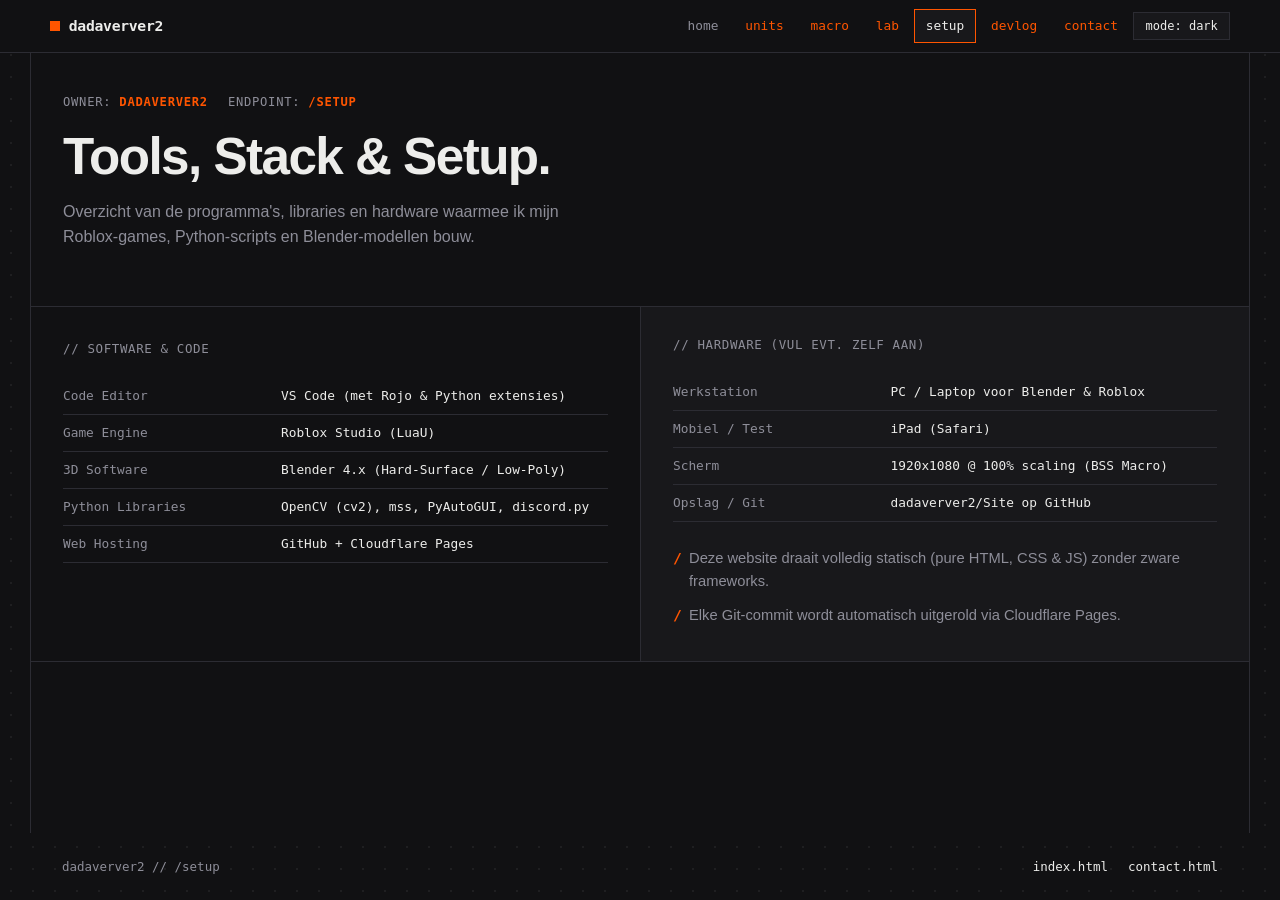
<file: setup.html>
<!DOCTYPE html>
<html lang="nl">
<head>
  <meta charset="UTF-8" />
  <meta name="viewport" content="width=device-width, initial-scale=1.0" />
  <title>dadaverver2 — setup</title>
  <link rel="stylesheet" href="/style.css" />
</head>
<body>

  <header class="topbar">
    <div class="topbar-inner">
      <a href="/index.html" class="brand"><span class="brand-marker"></span>dadaverver2</a>
      <nav class="nav-links">
        <a href="/index.html">home</a>
        <a href="/units.html" class="nav-ext">units</a>
        <a href="/macro.html" class="nav-ext">macro</a>
        <a href="/lab.html" class="nav-ext">lab</a>
        <a href="/setup.html" class="active">setup</a>
        <a href="/devlog.html" class="nav-ext">devlog</a>
        <a href="/contact.html" class="nav-ext">contact</a>
        <button class="mode-btn" id="modeToggle" onclick="toggleMode()">mode: dark</button>
      </nav>
    </div>
  </header>

  <main class="wrap">
    <section class="page-head">
      <div class="meta-strip">
        <span>OWNER: <strong>dadaverver2</strong></span>
        <span>ENDPOINT: <strong>/setup</strong></span>
      </div>
      <h1>Tools, Stack & Setup.</h1>
      <p class="page-copy">
        Overzicht van de programma's, libraries en hardware waarmee ik mijn Roblox-games, Python-scripts en Blender-modellen bouw.
      </p>
    </section>

    <section class="split-panel">
      <div class="panel-left">
        <span class="sub-label">// SOFTWARE & CODE</span>
        <table class="spec-table">
          <tr><td>Code Editor</td><td>VS Code (met Rojo & Python extensies)</td></tr>
          <tr><td>Game Engine</td><td>Roblox Studio (LuaU)</td></tr>
          <tr><td>3D Software</td><td>Blender 4.x (Hard-Surface / Low-Poly)</td></tr>
          <tr><td>Python Libraries</td><td>OpenCV (cv2), mss, PyAutoGUI, discord.py</td></tr>
          <tr><td>Web Hosting</td><td>GitHub + Cloudflare Pages</td></tr>
        </table>
      </div>

      <div class="panel-right">
        <span class="sub-label">// HARDWARE (VUL EVT. ZELF AAN)</span>
        <!-- VUL HIER IN: Pas gerust aan naar je echte specs -->
        <table class="spec-table">
          <tr><td>Werkstation</td><td>PC / Laptop voor Blender & Roblox</td></tr>
          <tr><td>Mobiel / Test</td><td>iPad (Safari)</td></tr>
          <tr><td>Scherm</td><td>1920x1080 @ 100% scaling (BSS Macro)</td></tr>
          <tr><td>Opslag / Git</td><td>dadaverver2/Site op GitHub</td></tr>
        </table>

        <ul class="notes-list" style="margin-top:1.25rem;">
          <li>Deze website draait volledig statisch (pure HTML, CSS & JS) zonder zware frameworks.</li>
          <li>Elke Git-commit wordt automatisch uitgerold via Cloudflare Pages.</li>
        </ul>
      </div>
    </section>
  </main>

  <footer>
    <span>dadaverver2 // /setup</span>
    <div style="display:flex; gap:1.25rem;">
      <a href="/index.html">index.html</a>
      <a href="/contact.html">contact.html</a>
    </div>
  </footer>

  <script>
    function toggleMode() {
      const p = document.documentElement.getAttribute('data-mode') === 'paper';
      document.documentElement[p ? 'removeAttribute' : 'setAttribute']('data-mode', 'paper');
      document.getElementById('modeToggle').textContent = p ? 'mode: dark' : 'mode: paper';
    }
  </script>
</body>
</html>
</file>
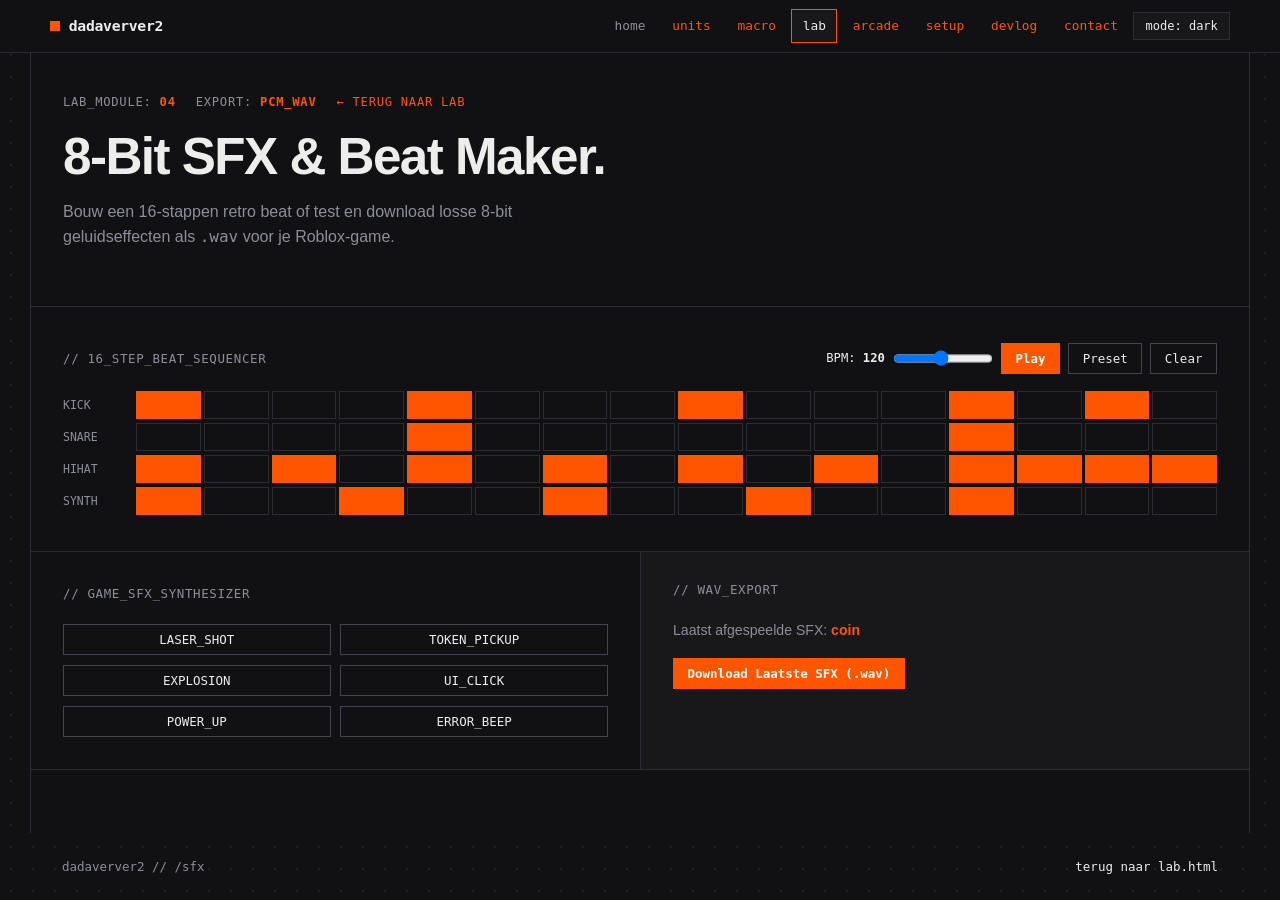
<file: sfx.html>
<!DOCTYPE html>
<html lang="nl">
<head>
  <meta charset="UTF-8" />
  <meta name="viewport" content="width=device-width, initial-scale=1.0" />
  <title>dadaverver2 — sfx & beats</title>
  <link rel="stylesheet" href="/style.css" />
  <style>
    .seq-wrap { overflow-x: auto; }
    .seq-row {
      display: grid;
      grid-template-columns: 70px repeat(16, minmax(22px, 1fr));
      gap: 3px;
      margin-bottom: 4px;
      align-items: center;
    }
    .seq-lbl { font-family: var(--mono); font-size: 0.72rem; color: var(--muted); }
    .step {
      height: 28px;
      border: 1px solid var(--border);
      background: var(--bg);
      cursor: pointer;
    }
    .step.on { background: var(--accent); border-color: var(--accent); }
    .step.now { outline: 2px solid var(--text); outline-offset: -2px; }
  </style>
</head>
<body>

  <header class="topbar">
    <div class="topbar-inner">
      <a href="/index.html" class="brand"><span class="brand-marker"></span>dadaverver2</a>
      <nav class="nav-links">
        <a href="/index.html">home</a>
        <a href="/units.html" class="nav-ext">units</a>
        <a href="/macro.html" class="nav-ext">macro</a>
        <a href="/lab.html" class="active">lab</a>
        <a href="/arcade.html" class="nav-ext">arcade</a>
        <a href="/setup.html" class="nav-ext">setup</a>
        <a href="/devlog.html" class="nav-ext">devlog</a>
        <a href="/contact.html" class="nav-ext">contact</a>
        <button class="mode-btn" id="modeToggle" onclick="toggleMode()">mode: dark</button>
      </nav>
    </div>
  </header>

  <main class="wrap">
    <section class="page-head">
      <div class="meta-strip">
        <span>LAB_MODULE: <strong>04</strong></span>
        <span>EXPORT: <strong>PCM_WAV</strong></span>
        <span><a href="/lab.html" style="color:var(--accent); text-decoration:none;">← TERUG NAAR LAB</a></span>
      </div>
      <h1>8-Bit SFX & Beat Maker.</h1>
      <p class="page-copy">
        Bouw een 16-stappen retro beat of test en download losse 8-bit geluidseffecten als <code>.wav</code> voor je Roblox-game.
      </p>
    </section>

    <section style="padding:2rem; border-bottom:1px solid var(--border);">
      <div class="tac-toolbar">
        <span class="sub-label" style="margin:0;">// 16_STEP_BEAT_SEQUENCER</span>
        <div style="display:flex; gap:0.5rem; align-items:center; flex-wrap:wrap;">
          <span style="font-family:var(--mono); font-size:0.76rem;">BPM: <strong id="bpmVal">120</strong></span>
          <input type="range" min="80" max="165" value="120" style="width:100px;" oninput="bpm=Number(this.value); document.getElementById('bpmVal').textContent=bpm; if(seqOn){stopSeq(); startSeq();}" />
          <button class="btn btn-accent" id="seqBtn" onclick="toggleSeq()">Play</button>
          <button class="btn" onclick="presetBeat()">Preset</button>
          <button class="btn" onclick="clearBeat()">Clear</button>
        </div>
      </div>

      <div class="seq-wrap" id="seqGrid"></div>
    </section>

    <section class="split-panel">
      <div class="panel-left">
        <span class="sub-label">// GAME_SFX_SYNTHESIZER</span>
        <div style="display:grid; grid-template-columns:1fr 1fr; gap:0.6rem;">
          <button class="btn" onclick="triggerSfx('laser')">LASER_SHOT</button>
          <button class="btn" onclick="triggerSfx('coin')">TOKEN_PICKUP</button>
          <button class="btn" onclick="triggerSfx('boom')">EXPLOSION</button>
          <button class="btn" onclick="triggerSfx('click')">UI_CLICK</button>
          <button class="btn" onclick="triggerSfx('power')">POWER_UP</button>
          <button class="btn" onclick="triggerSfx('err')">ERROR_BEEP</button>
        </div>
      </div>

      <div class="panel-right">
        <span class="sub-label">// WAV_EXPORT</span>
        <p style="font-size:0.88rem; color:var(--muted); margin-bottom:1rem;">
          Laatst afgespeelde SFX: <strong id="lastSfxLbl" style="color:var(--accent);">coin</strong>
        </p>
        <button class="btn btn-accent" onclick="downloadWav()">Download Laatste SFX (.wav)</button>
      </div>
    </section>
  </main>

  <footer>
    <span>dadaverver2 // /sfx</span>
    <a href="/lab.html">terug naar lab.html</a>
  </footer>

  <script>
    function toggleMode() {
      const p = document.documentElement.getAttribute('data-mode') === 'paper';
      document.documentElement[p ? 'removeAttribute' : 'setAttribute']('data-mode', 'paper');
      document.getElementById('modeToggle').textContent = p ? 'mode: dark' : 'mode: paper';
    }

    let actx = null;
    function getCtx() {
      if (!actx) actx = new (window.AudioContext || window.webkitAudioContext)();
      if (actx.state === 'suspended') actx.resume();
      return actx;
    }

    // SEQUENCER
    const tracks = ['KICK', 'SNARE', 'HIHAT', 'SYNTH'];
    let grid = Array.from({length:4}, () => Array(16).fill(false));
    let stepIdx = 0, seqOn = false, seqTimer = null, bpm = 120;

    function presetBeat() {
      grid = [
        [1,0,0,0,1,0,0,0,1,0,0,0,1,0,1,0].map(Boolean),
        [0,0,0,0,1,0,0,0,0,0,0,0,1,0,0,0].map(Boolean),
        [1,0,1,0,1,0,1,0,1,0,1,0,1,1,1,1].map(Boolean),
        [1,0,0,1,0,0,1,0,0,1,0,0,1,0,0,0].map(Boolean)
      ];
      renderSeq();
    }

    function clearBeat() { grid = Array.from({length:4}, () => Array(16).fill(false)); renderSeq(); }

    function renderSeq() {
      const wrap = document.getElementById('seqGrid');
      wrap.innerHTML = tracks.map((name, r) => `
        <div class="seq-row">
          <div class="seq-lbl">${name}</div>
          ${grid[r].map((on, c) => `<div class="step ${on?'on':''} ${seqOn && c===stepIdx?'now':''}" onclick="grid[${r}][${c}]=!grid[${r}][${c}]; renderSeq();"></div>`).join('')}
        </div>
      `).join('');
    }

    function toggleSeq() { seqOn ? stopSeq() : startSeq(); }
    function startSeq() {
      getCtx();
      seqOn = true; document.getElementById('seqBtn').textContent = 'Stop';
      const ms = (60 / bpm / 4) * 1000;
      seqTimer = setInterval(() => {
        const c = getCtx();
        if (grid[0][stepIdx]) synth(c, c.destination, 'kick');
        if (grid[1][stepIdx]) synth(c, c.destination, 'snare');
        if (grid[2][stepIdx]) synth(c, c.destination, 'hat');
        if (grid[3][stepIdx]) synth(c, c.destination, 'note');
        renderSeq();
        stepIdx = (stepIdx + 1) % 16;
      }, ms);
    }
    function stopSeq() {
      seqOn = false; clearInterval(seqTimer);
      document.getElementById('seqBtn').textContent = 'Play';
      renderSeq();
    }

    // SFX SYNTHESIS (WERKT VOOR LIVE EN OFFLINE WAV EXPORT)
    let lastSfx = 'coin';
    function triggerSfx(type) {
      lastSfx = type;
      document.getElementById('lastSfxLbl').textContent = type;
      const c = getCtx();
      synth(c, c.destination, type);
    }

    function synth(c, dest, type) {
      const t = c.currentTime;
      const g = c.createGain();
      g.connect(dest);

      if (type === 'kick') {
        const o = c.createOscillator();
        o.frequency.setValueAtTime(140, t); o.frequency.exponentialRampToValueAtTime(40, t + 0.14);
        g.gain.setValueAtTime(0.6, t); g.gain.exponentialRampToValueAtTime(0.01, t + 0.15);
        o.connect(g); o.start(t); o.stop(t + 0.16);
      } else if (type === 'snare' || type === 'hat' || type === 'boom') {
        const dur = type === 'boom' ? 0.45 : (type === 'snare' ? 0.14 : 0.05);
        const buf = c.createBuffer(1, Math.floor(c.sampleRate * dur), c.sampleRate);
        const d = buf.getChannelData(0);
        for (let i=0; i<d.length; i++) d[i] = Math.random()*2 - 1;
        const src = c.createBufferSource(); src.buffer = buf;
        const f = c.createBiquadFilter();
        f.type = type === 'hat' ? 'highpass' : 'lowpass';
        f.frequency.value = type === 'boom' ? 450 : (type === 'snare' ? 1800 : 5000);
        g.gain.setValueAtTime(type === 'boom' ? 0.7 : 0.3, t);
        g.gain.exponentialRampToValueAtTime(0.01, t + dur);
        src.connect(f); f.connect(g); src.start(t);
      } else if (type === 'note') {
        const o = c.createOscillator(); o.type = 'square';
        o.frequency.value = [220, 261.6, 329.6, 392][stepIdx % 4];
        g.gain.setValueAtTime(0.15, t); g.gain.exponentialRampToValueAtTime(0.01, t + 0.12);
        o.connect(g); o.start(t); o.stop(t + 0.13);
      } else if (type === 'laser') {
        const o = c.createOscillator(); o.type = 'sawtooth';
        o.frequency.setValueAtTime(880, t); o.frequency.exponentialRampToValueAtTime(140, t + 0.22);
        g.gain.setValueAtTime(0.3, t); g.gain.exponentialRampToValueAtTime(0.01, t + 0.22);
        o.connect(g); o.start(t); o.stop(t + 0.23);
      } else if (type === 'coin') {
        const o = c.createOscillator(); o.type = 'square';
        o.frequency.setValueAtTime(987, t); o.frequency.setValueAtTime(1318, t + 0.07);
        g.gain.setValueAtTime(0.22, t); g.gain.exponentialRampToValueAtTime(0.01, t + 0.25);
        o.connect(g); o.start(t); o.stop(t + 0.26);
      } else if (type === 'power') {
        const o = c.createOscillator(); o.type = 'triangle';
        o.frequency.setValueAtTime(220, t); o.frequency.exponentialRampToValueAtTime(880, t + 0.35);
        g.gain.setValueAtTime(0.35, t); g.gain.exponentialRampToValueAtTime(0.01, t + 0.36);
        o.connect(g); o.start(t); o.stop(t + 0.37);
      } else {
        const o = c.createOscillator(); o.type = 'square';
        o.frequency.value = type === 'click' ? 620 : 150;
        const dur = type === 'click' ? 0.04 : 0.2;
        g.gain.setValueAtTime(0.25, t); g.gain.exponentialRampToValueAtTime(0.01, t + dur);
        o.connect(g); o.start(t); o.stop(t + dur + 0.01);
      }
    }

    async function downloadWav() {
      const sr = 44100, dur = 0.5;
      const off = new OfflineAudioContext(1, sr * dur, sr);
      synth(off, off.destination, lastSfx);
      const rendered = await off.startRendering();
      const samples = rendered.getChannelData(0);
      const buf = new ArrayBuffer(44 + samples.length * 2);
      const v = new DataView(buf);
      const ws = (o, s) => { for (let i=0; i<s.length; i++) v.setUint8(o+i, s.charCodeAt(i)); };
      ws(0,'RIFF'); v.setUint32(4, 36 + samples.length*2, true); ws(8,'WAVE'); ws(12,'fmt ');
      v.setUint32(16, 16, true); v.setUint16(20, 1, true); v.setUint16(22, 1, true);
      v.setUint32(24, sr, true); v.setUint32(28, sr*2, true); v.setUint16(32, 2, true); v.setUint16(34, 16, true);
      ws(36,'data'); v.setUint32(40, samples.length*2, true);
      for (let i=0; i<samples.length; i++) {
        let s = Math.max(-1, Math.min(1, samples[i]));
        v.setInt16(44 + i*2, s < 0 ? s * 0x8000 : s * 0x7FFF, true);
      }
      const a = document.createElement('a');
      a.href = URL.createObjectURL(new Blob([buf], { type: 'audio/wav' }));
      a.download = `dadaverver2_${lastSfx}.wav`;
      a.click();
    }

    presetBeat();
  </script>
</body>
</html>
</file>
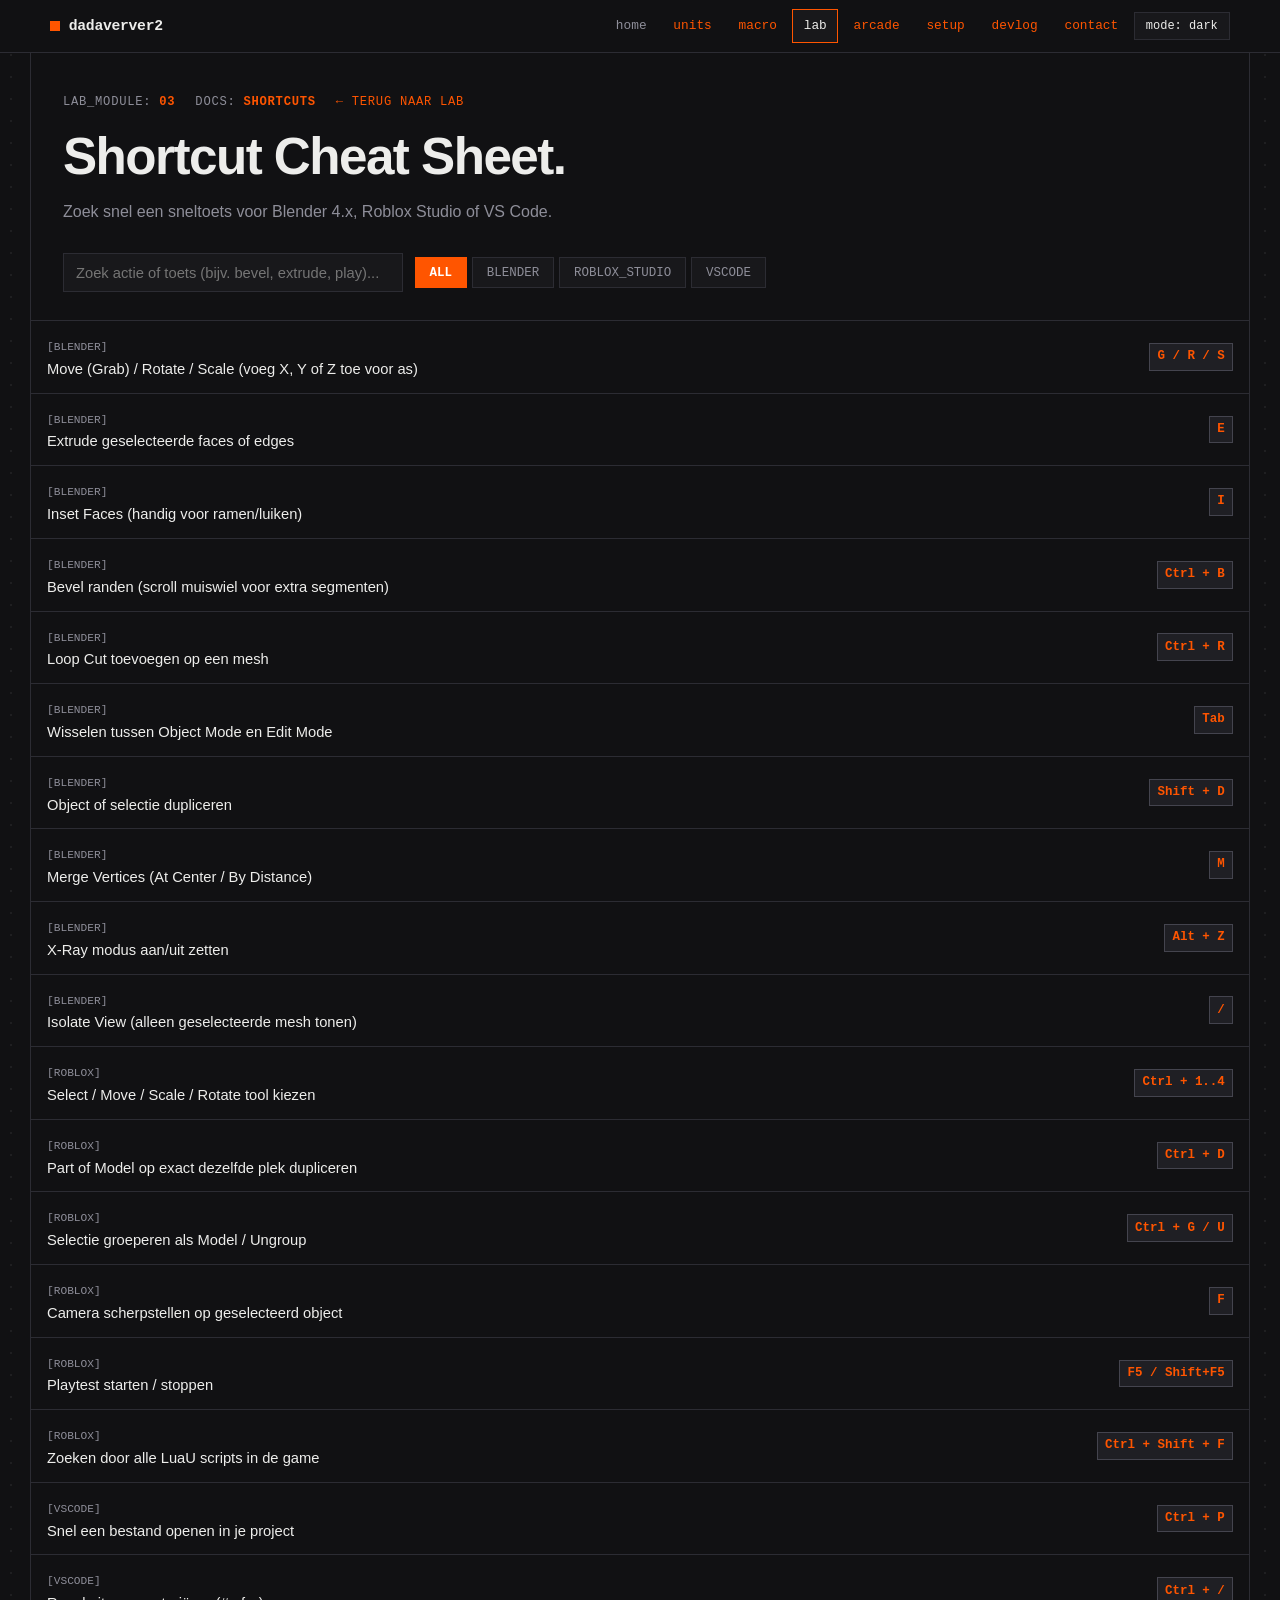
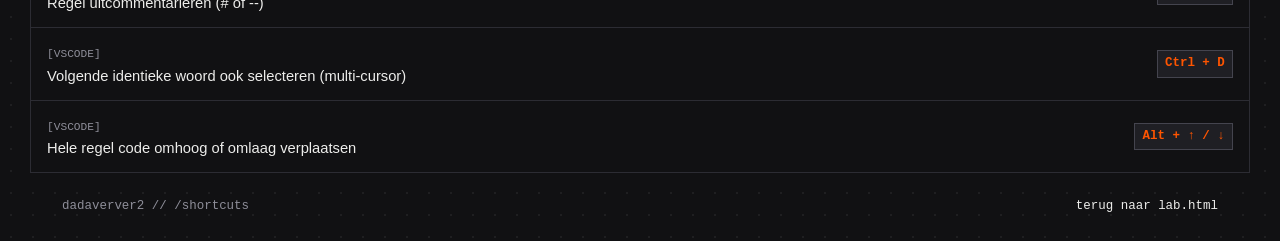
<file: shortcuts.html>
<!DOCTYPE html>
<html lang="nl">
<head>
  <meta charset="UTF-8" />
  <meta name="viewport" content="width=device-width, initial-scale=1.0" />
  <title>dadaverver2 — shortcuts</title>
  <link rel="stylesheet" href="/style.css" />
  <style>
    kbd {
      font-family: var(--mono);
      font-size: 0.78rem;
      font-weight: 700;
      padding: 0.2rem 0.45rem;
      border: 1px solid var(--border-strong);
      background: var(--surface-alt);
      color: var(--accent);
    }
    .key-row {
      display: flex;
      justify-content: space-between;
      align-items: center;
      padding: 0.75rem 1rem;
      border-bottom: 1px solid var(--border);
      gap: 1rem;
    }
    .key-row:hover { background: var(--surface); }
  </style>
</head>
<body>

  <header class="topbar">
    <div class="topbar-inner">
      <a href="/index.html" class="brand"><span class="brand-marker"></span>dadaverver2</a>
      <nav class="nav-links">
        <a href="/index.html">home</a>
        <a href="/units.html" class="nav-ext">units</a>
        <a href="/macro.html" class="nav-ext">macro</a>
        <a href="/lab.html" class="active">lab</a>
        <a href="/arcade.html" class="nav-ext">arcade</a>
        <a href="/setup.html" class="nav-ext">setup</a>
        <a href="/devlog.html" class="nav-ext">devlog</a>
        <a href="/contact.html" class="nav-ext">contact</a>
        <button class="mode-btn" id="modeToggle" onclick="toggleMode()">mode: dark</button>
      </nav>
    </div>
  </header>

  <main class="wrap">
    <section class="page-head">
      <div class="meta-strip">
        <span>LAB_MODULE: <strong>03</strong></span>
        <span>DOCS: <strong>SHORTCUTS</strong></span>
        <span><a href="/lab.html" style="color:var(--accent); text-decoration:none;">← TERUG NAAR LAB</a></span>
      </div>
      <h1>Shortcut Cheat Sheet.</h1>
      <p class="page-copy">
        Zoek snel een sneltoets voor Blender 4.x, Roblox Studio of VS Code.
      </p>

      <div style="display:flex; gap:0.75rem; flex-wrap:wrap; align-items:center;">
        <input type="text" id="keySearch" placeholder="Zoek actie of toets (bijv. bevel, extrude, play)..." style="max-width:340px;" oninput="renderKeys()" />
        <div class="filter-bar">
          <button class="filter-btn active" onclick="setCat('all', this)">ALL</button>
          <button class="filter-btn" onclick="setCat('blender', this)">BLENDER</button>
          <button class="filter-btn" onclick="setCat('roblox', this)">ROBLOX_STUDIO</button>
          <button class="filter-btn" onclick="setCat('vscode', this)">VSCODE</button>
        </div>
      </div>
    </section>

    <section id="keyList"></section>
  </main>

  <footer>
    <span>dadaverver2 // /shortcuts</span>
    <a href="/lab.html">terug naar lab.html</a>
  </footer>

  <script>
    function toggleMode() {
      const p = document.documentElement.getAttribute('data-mode') === 'paper';
      document.documentElement[p ? 'removeAttribute' : 'setAttribute']('data-mode', 'paper');
      document.getElementById('modeToggle').textContent = p ? 'mode: dark' : 'mode: paper';
    }

    const keys = [
      { cat:'blender', key:'G / R / S', desc:'Move (Grab) / Rotate / Scale (voeg X, Y of Z toe voor as)' },
      { cat:'blender', key:'E', desc:'Extrude geselecteerde faces of edges' },
      { cat:'blender', key:'I', desc:'Inset Faces (handig voor ramen/luiken)' },
      { cat:'blender', key:'Ctrl + B', desc:'Bevel randen (scroll muiswiel voor extra segmenten)' },
      { cat:'blender', key:'Ctrl + R', desc:'Loop Cut toevoegen op een mesh' },
      { cat:'blender', key:'Tab', desc:'Wisselen tussen Object Mode en Edit Mode' },
      { cat:'blender', key:'Shift + D', desc:'Object of selectie dupliceren' },
      { cat:'blender', key:'M', desc:'Merge Vertices (At Center / By Distance)' },
      { cat:'blender', key:'Alt + Z', desc:'X-Ray modus aan/uit zetten' },
      { cat:'blender', key:'/', desc:'Isolate View (alleen geselecteerde mesh tonen)' },

      { cat:'roblox', key:'Ctrl + 1..4', desc:'Select / Move / Scale / Rotate tool kiezen' },
      { cat:'roblox', key:'Ctrl + D', desc:'Part of Model op exact dezelfde plek dupliceren' },
      { cat:'roblox', key:'Ctrl + G / U', desc:'Selectie groeperen als Model / Ungroup' },
      { cat:'roblox', key:'F', desc:'Camera scherpstellen op geselecteerd object' },
      { cat:'roblox', key:'F5 / Shift+F5', desc:'Playtest starten / stoppen' },
      { cat:'roblox', key:'Ctrl + Shift + F', desc:'Zoeken door alle LuaU scripts in de game' },

      { cat:'vscode', key:'Ctrl + P', desc:'Snel een bestand openen in je project' },
      { cat:'vscode', key:'Ctrl + /', desc:'Regel uitcommentariëren (# of --)' },
      { cat:'vscode', key:'Ctrl + D', desc:'Volgende identieke woord ook selecteren (multi-cursor)' },
      { cat:'vscode', key:'Alt + ↑ / ↓', desc:'Hele regel code omhoog of omlaag verplaatsen' }
    ];

    let curCat = 'all';
    function setCat(c, btn) {
      curCat = c;
      document.querySelectorAll('.filter-btn').forEach(b => b.classList.remove('active'));
      if (btn) btn.classList.add('active');
      renderKeys();
    }

    function renderKeys() {
      const q = document.getElementById('keySearch').value.trim().toLowerCase();
      const filtered = keys.filter(k =>
        (curCat === 'all' || k.cat === curCat) &&
        (k.key.toLowerCase().includes(q) || k.desc.toLowerCase().includes(q) || k.cat.includes(q))
      );
      document.getElementById('keyList').innerHTML = filtered.length
        ? filtered.map(k => `
          <div class="key-row">
            <div>
              <span style="font-family:var(--mono); font-size:0.7rem; color:var(--muted); text-transform:uppercase;">[${k.cat}]</span>
              <div style="font-size:0.92rem;">${k.desc}</div>
            </div>
            <kbd>${k.key}</kbd>
          </div>`).join('')
        : `<div style="padding:2rem; font-family:var(--mono); color:var(--muted);">Geen sneltoetsen gevonden voor "${q.replace(/</g,'&lt;')}".</div>`;
    }
    renderKeys();
  </script>
</body>
</html>
</file>
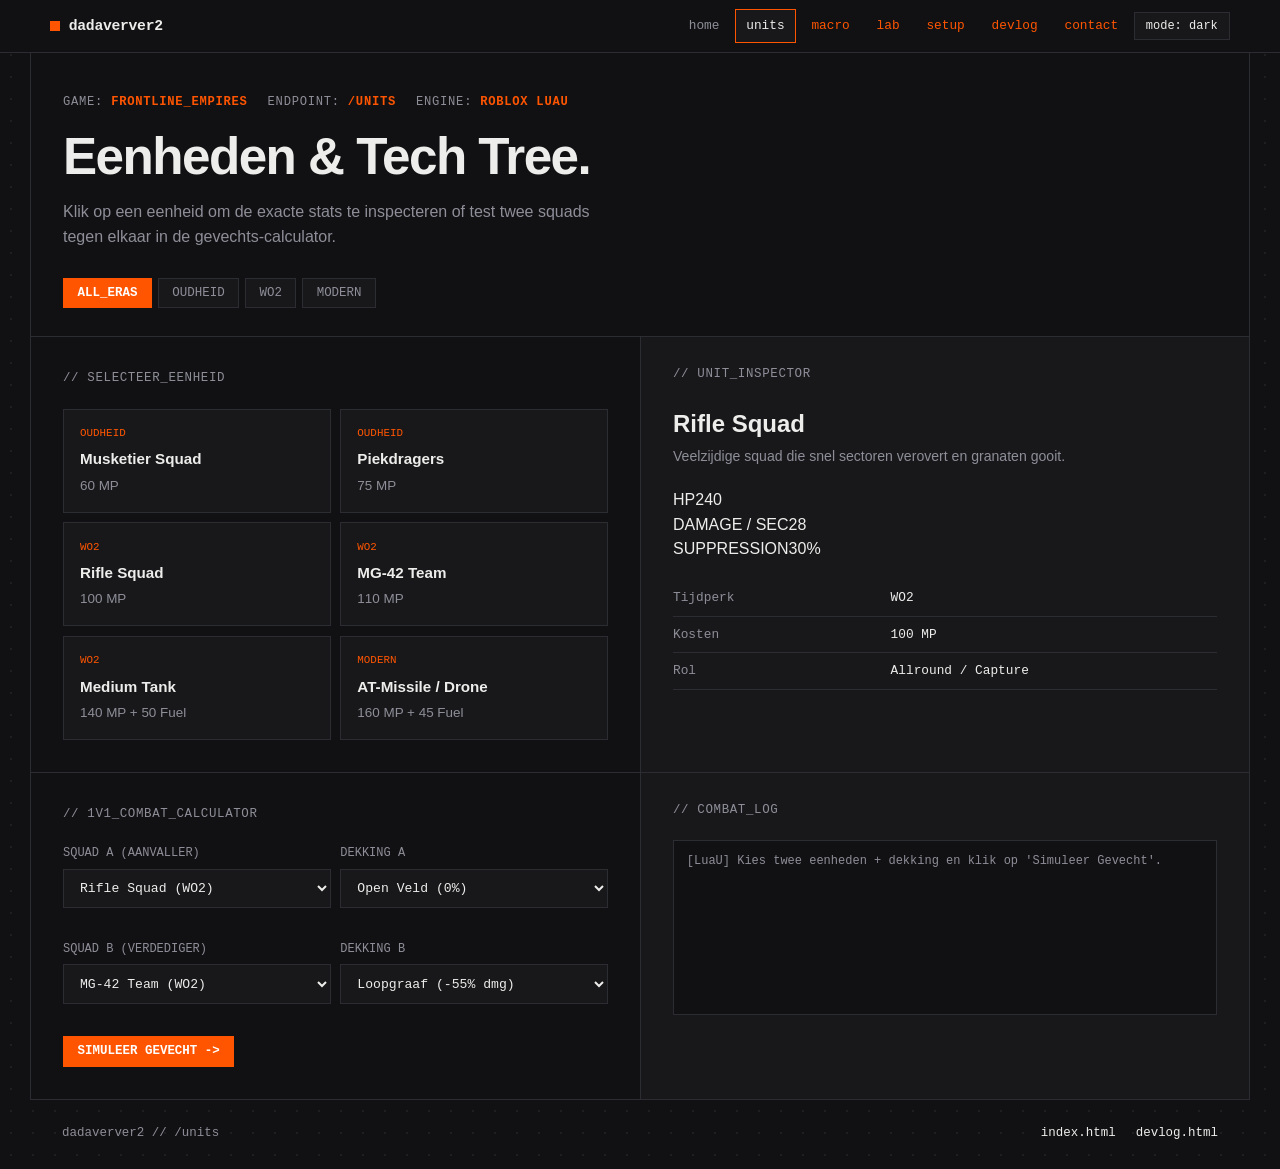
<file: units.html>
<!DOCTYPE html>
<html lang="nl">
<head>
  <meta charset="UTF-8" />
  <meta name="viewport" content="width=device-width, initial-scale=1.0" />
  <title>dadaverver2 — units wiki</title>
  <link rel="stylesheet" href="/style.css" />
</head>
<body>

  <header class="topbar">
    <div class="topbar-inner">
      <a href="/index.html" class="brand"><span class="brand-marker"></span>dadaverver2</a>
      <nav class="nav-links">
        <a href="/index.html">home</a>
        <a href="/units.html" class="active">units</a>
        <a href="/macro.html" class="nav-ext">macro</a>
        <a href="/lab.html" class="nav-ext">lab</a>
        <a href="/setup.html" class="nav-ext">setup</a>
        <a href="/devlog.html" class="nav-ext">devlog</a>
        <a href="/contact.html" class="nav-ext">contact</a>
        <button class="mode-btn" id="modeToggle" onclick="toggleMode()">mode: dark</button>
      </nav>
    </div>
  </header>

  <main class="wrap">
    <section class="page-head">
      <div class="meta-strip">
        <span>GAME: <strong>FRONTLINE_EMPIRES</strong></span>
        <span>ENDPOINT: <strong>/units</strong></span>
        <span>ENGINE: <strong>ROBLOX LUAU</strong></span>
      </div>
      <h1>Eenheden & Tech Tree.</h1>
      <p class="page-copy">
        Klik op een eenheid om de exacte stats te inspecteren of test twee squads tegen elkaar in de gevechts-calculator.
      </p>
      <div class="filter-bar">
        <button class="filter-btn active" onclick="filterEra('all', this)">ALL_ERAS</button>
        <button class="filter-btn" onclick="filterEra('Oudheid', this)">OUDHEID</button>
        <button class="filter-btn" onclick="filterEra('WO2', this)">WO2</button>
        <button class="filter-btn" onclick="filterEra('Modern', this)">MODERN</button>
      </div>
    </section>

    <section class="split-panel">
      <!-- EENHEDEN LIJST -->
      <div class="panel-left">
        <span class="sub-label">// SELECTEER_EENHEID</span>
        <div id="unitList" style="display:grid; grid-template-columns:1fr 1fr; gap:0.6rem;"></div>
      </div>

      <!-- INSPECTOR -->
      <div class="panel-right">
        <span class="sub-label">// UNIT_INSPECTOR</span>
        <h2 id="uName" style="margin-bottom:0.25rem;">-</h2>
        <p id="uDesc" style="font-size:0.88rem; color:var(--muted); margin-bottom:1.25rem;">-</p>

        <div class="stat-row">
          <div class="stat-row-top"><span>HP</span><span id="uHpTxt">0</span></div>
          <div class="stat-bar"><div class="stat-fill" id="uHpBar"></div></div>
        </div>
        <div class="stat-row">
          <div class="stat-row-top"><span>DAMAGE / SEC</span><span id="uDpsTxt">0</span></div>
          <div class="stat-bar"><div class="stat-fill" id="uDpsBar"></div></div>
        </div>
        <div class="stat-row">
          <div class="stat-row-top"><span>SUPPRESSION</span><span id="uSupTxt">0</span></div>
          <div class="stat-bar"><div class="stat-fill" id="uSupBar"></div></div>
        </div>

        <table class="spec-table">
          <tr><td>Tijdperk</td><td id="uEra">-</td></tr>
          <tr><td>Kosten</td><td id="uCost">-</td></tr>
          <tr><td>Rol</td><td id="uRole">-</td></tr>
        </table>
      </div>
    </section>

    <!-- 1V1 SIMULATOR -->
    <section class="split-panel">
      <div class="panel-left">
        <span class="sub-label">// 1V1_COMBAT_CALCULATOR</span>
        <div class="macro-bar">
          <div class="form-row">
            <label>Squad A (Aanvaller)</label>
            <select id="simA"></select>
          </div>
          <div class="form-row">
            <label>Dekking A</label>
            <select id="covA">
              <option value="1">Open Veld (0%)</option>
              <option value="0.65">Lichte Dekking (-35% dmg)</option>
              <option value="0.45">Loopgraaf (-55% dmg)</option>
            </select>
          </div>
        </div>

        <div class="macro-bar">
          <div class="form-row">
            <label>Squad B (Verdediger)</label>
            <select id="simB"></select>
          </div>
          <div class="form-row">
            <label>Dekking B</label>
            <select id="covB">
              <option value="0.45">Loopgraaf (-55% dmg)</option>
              <option value="0.65">Lichte Dekking (-35% dmg)</option>
              <option value="1">Open Veld (0%)</option>
            </select>
          </div>
        </div>

        <button class="btn btn-accent" onclick="runCombat()">SIMULEER GEVECHT -&gt;</button>
      </div>

      <div class="panel-right">
        <span class="sub-label">// COMBAT_LOG</span>
        <div class="console-feed" id="simLog" style="height:175px;">
          <div>[LuaU] Kies twee eenheden + dekking en klik op 'Simuleer Gevecht'.</div>
        </div>
      </div>
    </section>
  </main>

  <footer>
    <span>dadaverver2 // /units</span>
    <div style="display:flex; gap:1.25rem;">
      <a href="/index.html">index.html</a>
      <a href="/devlog.html">devlog.html</a>
    </div>
  </footer>

  <script>
    function toggleMode() {
      const p = document.documentElement.getAttribute('data-mode') === 'paper';
      document.documentElement[p ? 'removeAttribute' : 'setAttribute']('data-mode', 'paper');
      document.getElementById('modeToggle').textContent = p ? 'mode: dark' : 'mode: paper';
    }

    const units = [
      { id: 'musk', name: 'Musketier Squad', era: 'Oudheid', hp: 180, dps: 16, sup: 15, cost: '60 MP', role: 'Basis infanterie', desc: 'Goedkope schutters in formatie. Kwetsbaar in open terrein.' },
      { id: 'pike', name: 'Piekdragers', era: 'Oudheid', hp: 260, dps: 22, sup: 10, cost: '75 MP', role: 'Frontlinie', desc: 'Houden sectoren vast en vangen eerste klappen op.' },
      { id: 'rifle', name: 'Rifle Squad', era: 'WO2', hp: 240, dps: 28, sup: 30, cost: '100 MP', role: 'Allround / Capture', desc: 'Veelzijdige squad die snel sectoren verovert en granaten gooit.' },
      { id: 'mg', name: 'MG-42 Team', era: 'WO2', hp: 160, dps: 36, sup: 85, cost: '110 MP', role: 'Area Denial', desc: 'Onderdrukt hele squads zodat ze niet meer kunnen oprukken.' },
      { id: 'tank', name: 'Medium Tank', era: 'WO2', hp: 620, dps: 48, sup: 40, cost: '140 MP + 50 Fuel', role: 'Doorbraak', desc: 'Immuun voor klein vuur, negeert lichte dekking.' },
      { id: 'drone', name: 'AT-Missile / Drone', era: 'Modern', hp: 310, dps: 68, sup: 25, cost: '160 MP + 45 Fuel', role: 'Anti-Armor', desc: 'Schakelt zware tanks op grote afstand uit.' }
    ];

    let curEra = 'all';

    function filterEra(era, btn) {
      curEra = era;
      document.querySelectorAll('.filter-btn').forEach(b => b.classList.remove('active'));
      if (btn) btn.classList.add('active');
      renderUnits();
    }

    function renderUnits() {
      const list = document.getElementById('unitList');
      const filtered = units.filter(u => curEra === 'all' || u.era === curEra);
      list.innerHTML = filtered.map(u => `
        <div class="task-card" style="cursor:pointer;" onclick="inspectUnit('${u.id}')">
          <span class="task-tag">${u.era}</span>
          <div class="task-title">${u.name}</div>
          <div class="task-desc">${u.cost}</div>
        </div>
      `).join('');
    }

    function inspectUnit(id) {
      const u = units.find(x => x.id === id);
      document.getElementById('uName').textContent = u.name;
      document.getElementById('uDesc').textContent = u.desc;
      document.getElementById('uHpTxt').textContent = u.hp;
      document.getElementById('uHpBar').style.width = Math.min(100, (u.hp / 650) * 100) + '%';
      document.getElementById('uDpsTxt').textContent = u.dps;
      document.getElementById('uDpsBar').style.width = Math.min(100, (u.dps / 75) * 100) + '%';
      document.getElementById('uSupTxt').textContent = u.sup + '%';
      document.getElementById('uSupBar').style.width = u.sup + '%';
      document.getElementById('uEra').textContent = u.era;
      document.getElementById('uCost').textContent = u.cost;
      document.getElementById('uRole').textContent = u.role;
    }

    function populateSims() {
      const opts = units.map(u => `<option value="${u.id}">${u.name} (${u.era})</option>`).join('');
      document.getElementById('simA').innerHTML = opts;
      document.getElementById('simB').innerHTML = opts;
      document.getElementById('simA').value = 'rifle';
      document.getElementById('simB').value = 'mg';
    }

    function runCombat() {
      const a = { ...units.find(u => u.id === document.getElementById('simA').value) };
      const b = { ...units.find(u => u.id === document.getElementById('simB').value) };
      const covA = parseFloat(document.getElementById('covA').value);
      const covB = parseFloat(document.getElementById('covB').value);

      let hpA = a.hp, hpB = b.hp, sec = 0;
      const effDpsA = a.dps * covB * (b.sup > 60 && a.id !== 'tank' ? 0.65 : 1);
      const effDpsB = b.dps * covA * (a.sup > 60 && b.id !== 'tank' ? 0.65 : 1);

      while (hpA > 0 && hpB > 0 && sec < 60) {
        sec++;
        hpB -= effDpsA;
        hpA -= effDpsB;
      }

      const winner = hpA > hpB ? a.name + ' (A)' : b.name + ' (B)';
      const rem = Math.max(0, Math.round(Math.max(hpA, hpB)));
      const log = document.getElementById('simLog');
      log.innerHTML = `
        <div>[Sim] ${a.name} vs ${b.name}</div>
        <div>[Effectieve DPS] A: ${effDpsA.toFixed(1)}/s | B: ${effDpsB.toFixed(1)}/s</div>
        <div>[Duur] ${sec} seconden</div>
        <div style="color:var(--accent); font-weight:bold;">[Winnaar] ${winner} met ${rem} HP over!</div>
      `;
    }

    renderUnits();
    inspectUnit('rifle');
    populateSims();
  </script>
</body>
</html>
</file>
<file: style.css>
:root {
  --bg: #111113;
  --surface: #18181b;
  --surface-alt: #1f1f24;
  --border: #2c2c33;
  --border-strong: #44444e;
  --text: #ededeb;
  --muted: #8e8e99;
  --accent: #ff5500;
  --accent-dim: rgba(255, 85, 0, 0.14);
  --ok: #2ea043;
  --warn: #d29922;
  --hostile: #e5484d;
  --grid-dot: rgba(255, 255, 255, 0.06);
  --mono: ui-monospace, 'SFMono-Regular', 'Cascadia Code', Menlo, Consolas, monospace;
  --sans: 'Inter', -apple-system, BlinkMacSystemFont, 'Segoe UI', Roboto, sans-serif;
}

[data-mode="paper"] {
  --bg: #f3f2ed;
  --surface: #eae8e1;
  --surface-alt: #e2dfd6;
  --border: #cbc8be;
  --border-strong: #9e9b90;
  --text: #161615;
  --muted: #5c5b55;
  --accent: #d93f00;
  --accent-dim: rgba(217, 63, 0, 0.1);
  --ok: #1a7f37;
  --warn: #9a6700;
  --hostile: #cf222e;
  --grid-dot: rgba(0, 0, 0, 0.08);
}

* { box-sizing: border-box; margin: 0; padding: 0; }
html { scroll-behavior: smooth; }

body {
  font-family: var(--sans);
  background-color: var(--bg);
  background-image: radial-gradient(var(--grid-dot) 1px, transparent 1px);
  background-size: 22px 22px;
  color: var(--text);
  line-height: 1.55;
  -webkit-font-smoothing: antialiased;
  min-height: 100vh;
  display: flex;
  flex-direction: column;
}

/* TOP STUDIO BAR */
.topbar {
  position: sticky;
  top: 0;
  z-index: 100;
  background: var(--bg);
  border-bottom: 1px solid var(--border);
}

.topbar-inner {
  max-width: 1220px;
  margin: 0 auto;
  display: flex;
  justify-content: space-between;
  align-items: center;
  padding: 0 1.25rem;
  min-height: 52px;
  gap: 1rem;
  flex-wrap: wrap;
}

.brand {
  font-family: var(--mono);
  font-size: 0.92rem;
  font-weight: 700;
  text-decoration: none;
  color: var(--text);
  display: flex;
  align-items: center;
  gap: 0.55rem;
  letter-spacing: -0.02em;
}

.brand-marker {
  display: inline-block;
  width: 10px;
  height: 10px;
  background: var(--accent);
}

.nav-links {
  display: flex;
  align-items: center;
  gap: 0.25rem;
  flex-wrap: wrap;
}

.nav-links a {
  font-family: var(--mono);
  font-size: 0.8rem;
  color: var(--muted);
  text-decoration: none;
  padding: 0.35rem 0.65rem;
  border: 1px solid transparent;
  transition: all 0.12s;
}

.nav-links a:hover {
  color: var(--text);
  border-color: var(--border);
  background: var(--surface);
}

.nav-links a.nav-ext { color: var(--accent); }

.nav-links a.active {
  color: var(--text);
  border-color: var(--accent);
  background: var(--surface);
}

.mode-btn {
  font-family: var(--mono);
  font-size: 0.75rem;
  background: var(--surface);
  color: var(--text);
  border: 1px solid var(--border);
  padding: 0.35rem 0.7rem;
  cursor: pointer;
}
.mode-btn:hover { border-color: var(--accent); }

/* MAIN CONTAINER */
.wrap {
  max-width: 1220px;
  width: 100%;
  margin: 0 auto;
  border-left: 1px solid var(--border);
  border-right: 1px solid var(--border);
  background: var(--bg);
  flex: 1;
}

/* HERO & PAGE HEADS */
.hero {
  display: grid;
  grid-template-columns: 1.25fr 0.95fr;
  border-bottom: 1px solid var(--border);
}

.hero-left { padding: 3rem 2rem; }

.page-head {
  padding: 2.5rem 2rem 1.75rem;
  border-bottom: 1px solid var(--border);
}

.meta-strip {
  font-family: var(--mono);
  font-size: 0.76rem;
  color: var(--muted);
  text-transform: uppercase;
  letter-spacing: 0.06em;
  margin-bottom: 1.15rem;
  display: flex;
  gap: 1.25rem;
  flex-wrap: wrap;
}

.meta-strip span strong { color: var(--accent); font-weight: 600; }

h1 {
  font-size: clamp(2rem, 4.2vw, 3.2rem);
  font-weight: 800;
  line-height: 1.06;
  letter-spacing: -0.03em;
  margin-bottom: 1rem;
}

.hero-copy, .page-copy {
  font-size: 1rem;
  color: var(--muted);
  max-width: 60ch;
  margin-bottom: 1.75rem;
}

.hero-copy strong { color: var(--text); font-weight: 600; }

.spec-strip {
  display: grid;
  grid-template-columns: repeat(3, 1fr);
  border: 1px solid var(--border);
  background: var(--surface);
}

.spec-cell {
  padding: 0.85rem 1rem;
  border-right: 1px solid var(--border);
}
.spec-cell:last-child { border-right: none; }

.spec-k {
  font-family: var(--mono);
  font-size: 0.7rem;
  color: var(--muted);
  text-transform: uppercase;
}

.spec-v {
  font-family: var(--mono);
  font-size: 1.05rem;
  font-weight: 700;
  margin-top: 0.15rem;
}

/* CLI REPL */
.hero-right {
  border-left: 1px solid var(--border);
  background: var(--surface);
  display: flex;
  flex-direction: column;
}

.panel-bar {
  display: flex;
  justify-content: space-between;
  align-items: center;
  padding: 0.55rem 1rem;
  border-bottom: 1px solid var(--border);
  background: var(--surface-alt);
  font-family: var(--mono);
  font-size: 0.75rem;
  color: var(--muted);
}

.repl-out {
  flex: 1;
  padding: 1rem;
  font-family: var(--mono);
  font-size: 0.8rem;
  min-height: 220px;
  max-height: 260px;
  overflow-y: auto;
  line-height: 1.65;
}

.repl-line { margin-bottom: 0.35rem; }
.c-acc { color: var(--accent); }
.c-ok { color: var(--ok); }
.c-muted { color: var(--muted); }

.repl-cmds {
  display: flex;
  gap: 0.35rem;
  padding: 0.5rem 1rem;
  border-top: 1px solid var(--border);
  flex-wrap: wrap;
}

.cmd-chip {
  font-family: var(--mono);
  font-size: 0.72rem;
  background: var(--bg);
  color: var(--muted);
  border: 1px solid var(--border);
  padding: 0.2rem 0.5rem;
  cursor: pointer;
}
.cmd-chip:hover { color: var(--text); border-color: var(--accent); }

.repl-input-wrap {
  display: flex;
  align-items: center;
  gap: 0.5rem;
  padding: 0.65rem 1rem;
  border-top: 1px solid var(--border);
  background: var(--bg);
  font-family: var(--mono);
  font-size: 0.82rem;
}

.repl-input-wrap input {
  flex: 1;
  background: transparent;
  border: none;
  color: var(--text);
  font-family: var(--mono);
  font-size: 0.82rem;
  outline: none;
  padding: 0;
}

/* SECTIONS & SPLIT PANELS */
.sec-head {
  display: flex;
  justify-content: space-between;
  align-items: baseline;
  padding: 1.5rem 2rem;
  border-bottom: 1px solid var(--border);
  background: var(--surface);
  flex-wrap: wrap;
  gap: 0.75rem;
}

.sec-title {
  display: flex;
  align-items: baseline;
  gap: 0.85rem;
}

.sec-num {
  font-family: var(--mono);
  font-size: 0.88rem;
  color: var(--accent);
  font-weight: 700;
}

.sec-title h2 { font-size: 1.35rem; letter-spacing: -0.02em; }
.sec-sub { font-family: var(--mono); font-size: 0.78rem; color: var(--muted); }

.split-panel, .bottom-split {
  display: grid;
  grid-template-columns: 1fr 1fr;
  border-bottom: 1px solid var(--border);
}

.panel-left { padding: 2rem; }

.panel-right {
  border-left: 1px solid var(--border);
  padding: 1.75rem 2rem;
  background: var(--surface);
}

.sub-label {
  font-family: var(--mono);
  font-size: 0.78rem;
  color: var(--muted);
  text-transform: uppercase;
  letter-spacing: 0.05em;
  margin-bottom: 1.25rem;
  display: block;
}

.spec-table {
  width: 100%;
  border-collapse: collapse;
  margin: 1.1rem 0;
  font-family: var(--mono);
  font-size: 0.8rem;
}

.spec-table td {
  padding: 0.5rem 0;
  border-bottom: 1px solid var(--border);
}

.spec-table td:first-child { color: var(--muted); width: 40%; }

.notes-list {
  list-style: none;
  margin-top: 1rem;
  font-size: 0.92rem;
  color: var(--muted);
}

.notes-list li {
  padding: 0.35rem 0 0.35rem 1rem;
  position: relative;
}

.notes-list li::before {
  content: "/";
  position: absolute;
  left: 0;
  color: var(--accent);
  font-family: var(--mono);
  font-weight: 700;
}

/* BUTTONS */
.btn {
  font-family: var(--mono);
  font-size: 0.78rem;
  padding: 0.45rem 0.85rem;
  border: 1px solid var(--border-strong);
  background: var(--bg);
  color: var(--text);
  cursor: pointer;
  text-decoration: none;
  display: inline-flex;
  align-items: center;
  justify-content: center;
  transition: all 0.12s;
}
.btn:hover { border-color: var(--accent); }

.btn-accent {
  background: var(--accent);
  color: #fff;
  border-color: var(--accent);
  font-weight: 600;
}
.btn-accent:hover { opacity: 0.9; }

form .btn-accent {
  width: 100%;
  padding: 0.7rem 1rem;
}

/* 01: TACTICAL GRID */
.tac-toolbar {
  display: flex;
  justify-content: space-between;
  align-items: center;
  flex-wrap: wrap;
  gap: 0.5rem;
  margin-bottom: 0.85rem;
}

.tac-stats {
  display: grid;
  grid-template-columns: repeat(3, 1fr);
  border: 1px solid var(--border);
  background: var(--bg);
  font-family: var(--mono);
  font-size: 0.78rem;
  margin-bottom: 0.85rem;
}

.tac-stats div {
  padding: 0.45rem 0.65rem;
  border-right: 1px solid var(--border);
}
.tac-stats div:last-child { border-right: none; }

.sector-grid {
  display: grid;
  grid-template-columns: repeat(5, 1fr);
  gap: 4px;
  margin-bottom: 0.85rem;
}

.sector {
  border: 1px solid var(--border);
  background: var(--bg);
  padding: 0.55rem 0.35rem;
  min-height: 62px;
  display: flex;
  flex-direction: column;
  justify-content: space-between;
  cursor: pointer;
  font-family: var(--mono);
  user-select: none;
}
.sector:hover { border-color: var(--text); }
.sector.ally { border-color: var(--ok); background: rgba(46, 160, 67, 0.1); }
.sector.hostile { border-color: var(--hostile); background: rgba(229, 72, 77, 0.1); }
.sector.cover-node { border-left: 3px solid var(--warn); }

.sector-top {
  display: flex;
  justify-content: space-between;
  font-size: 0.65rem;
  color: var(--muted);
}

.sector-unit {
  font-size: 0.78rem;
  font-weight: 700;
  text-align: center;
  margin-top: 0.2rem;
}

.console-feed {
  background: var(--bg);
  border: 1px solid var(--border);
  padding: 0.65rem 0.8rem;
  font-family: var(--mono);
  font-size: 0.75rem;
  color: var(--muted);
  height: 82px;
  overflow-y: auto;
}

/* 02: PYTHON BSS TELEMETRY */
.macro-bar {
  display: grid;
  grid-template-columns: 1fr 1fr;
  gap: 0.6rem;
  margin: 0.85rem 0;
}

.ctrl-select {
  width: 100%;
  padding: 0.45rem 0.6rem;
  background: var(--bg);
  border: 1px solid var(--border);
  color: var(--text);
  font-family: var(--mono);
  font-size: 0.78rem;
}

.check-strip {
  display: flex;
  gap: 1rem;
  flex-wrap: wrap;
  font-family: var(--mono);
  font-size: 0.76rem;
  margin-bottom: 0.85rem;
  color: var(--muted);
}
.check-strip label { display: flex; align-items: center; gap: 0.4rem; cursor: pointer; }
.check-strip input { width: auto; }

.telemetry-box {
  border: 1px solid var(--border);
  background: var(--bg);
  margin-bottom: 0.85rem;
}

.telemetry-head {
  display: flex;
  justify-content: space-between;
  padding: 0.4rem 0.75rem;
  border-bottom: 1px solid var(--border);
  font-family: var(--mono);
  font-size: 0.74rem;
}

canvas#bssCanvas { display: block; width: 100%; height: 118px; }

/* 03: BLENDER VIEWPORT */
.vp-box { border: 1px solid var(--border); background: var(--bg); position: relative; }

.vp-bar {
  display: flex;
  justify-content: space-between;
  align-items: center;
  padding: 0.45rem 0.75rem;
  border-bottom: 1px solid var(--border);
  background: var(--surface-alt);
  flex-wrap: wrap;
  gap: 0.4rem;
}

.vp-overlay {
  position: absolute;
  top: 48px;
  left: 12px;
  font-family: var(--mono);
  font-size: 0.7rem;
  color: var(--muted);
  pointer-events: none;
  line-height: 1.4;
}

canvas#blenderCanvas { display: block; width: 100%; height: 290px; cursor: grab; }
canvas#blenderCanvas:active { cursor: grabbing; }

/* 04: LAB LEDGER */
.ledger { display: grid; grid-template-columns: repeat(2, 1fr); }

.ledger-item {
  padding: 1.5rem 2rem;
  border-bottom: 1px solid var(--border);
  border-right: 1px solid var(--border);
  display: flex;
  flex-direction: column;
  justify-content: space-between;
  gap: 0.75rem;
}
.ledger-item:nth-child(2n) { border-right: none; }

.ledger-top {
  display: flex;
  justify-content: space-between;
  align-items: center;
  font-family: var(--mono);
  font-size: 0.75rem;
  color: var(--muted);
}

.status-tag { padding: 0.12rem 0.45rem; border: 1px solid var(--border); color: var(--text); }

/* CONTACT FORM & CHANNELS */
.form-row { margin-bottom: 1.15rem; }

.form-row label {
  display: block;
  font-family: var(--mono);
  font-size: 0.75rem;
  color: var(--muted);
  text-transform: uppercase;
  margin-bottom: 0.35rem;
}

input, select, textarea {
  width: 100%;
  padding: 0.65rem 0.75rem;
  background: var(--surface);
  border: 1px solid var(--border);
  color: var(--text);
  font-family: var(--sans);
  font-size: 0.92rem;
  outline: none;
}
select { font-family: var(--mono); font-size: 0.82rem; }
input:focus, select:focus, textarea:focus { border-color: var(--accent); }
textarea { min-height: 135px; resize: vertical; }

.hint-line {
  font-family: var(--mono);
  font-size: 0.76rem;
  color: var(--muted);
  border-left: 2px solid var(--accent);
  background: var(--surface);
  padding: 0.55rem 0.75rem;
  margin-bottom: 1.15rem;
}

.channel-list {
  border: 1px solid var(--border);
  background: var(--bg);
  margin-bottom: 1.75rem;
}

.channel-row {
  display: flex;
  justify-content: space-between;
  align-items: center;
  padding: 0.85rem 1rem;
  border-bottom: 1px solid var(--border);
  gap: 0.75rem;
}
.channel-row:last-child { border-bottom: none; }

.ch-key { font-family: var(--mono); font-size: 0.7rem; color: var(--muted); text-transform: uppercase; }
.ch-val { font-family: var(--mono); font-size: 0.86rem; font-weight: 600; word-break: break-all; margin-top: 0.15rem; }

/* DEVLOG FILTERS, KANBAN & TIMELINE */
.filter-bar { display: flex; flex-wrap: wrap; gap: 0.35rem; }

.filter-btn {
  font-family: var(--mono);
  font-size: 0.78rem;
  padding: 0.45rem 0.85rem;
  border: 1px solid var(--border);
  background: var(--surface);
  color: var(--muted);
  cursor: pointer;
}
.filter-btn:hover { color: var(--text); border-color: var(--border-strong); }
.filter-btn.active { background: var(--accent); color: #fff; border-color: var(--accent); font-weight: 600; }

.kanban-grid {
  display: grid;
  grid-template-columns: repeat(3, 1fr);
  border-bottom: 1px solid var(--border);
}

.kanban-col { border-right: 1px solid var(--border); display: flex; flex-direction: column; }
.kanban-col:last-child { border-right: none; }

.col-head {
  display: flex;
  justify-content: space-between;
  align-items: center;
  padding: 0.85rem 1.25rem;
  border-bottom: 1px solid var(--border);
  background: var(--surface);
  font-family: var(--mono);
  font-size: 0.78rem;
  font-weight: 700;
}
.col-count { color: var(--accent); }

.task-list { padding: 1.25rem; display: flex; flex-direction: column; gap: 0.85rem; flex: 1; }

.task-card { background: var(--surface); border: 1px solid var(--border); padding: 0.95rem 1rem; }
.task-card:hover { border-color: var(--accent); }
.task-tag { font-family: var(--mono); font-size: 0.68rem; color: var(--accent); text-transform: uppercase; margin-bottom: 0.35rem; display: block; }
.task-title { font-weight: 700; font-size: 0.95rem; margin-bottom: 0.3rem; }
.task-desc { font-size: 0.84rem; color: var(--muted); }

.timeline {
  border-left: 1px solid var(--border-strong);
  padding-left: 1.35rem;
  margin-left: 0.25rem;
  display: flex;
  flex-direction: column;
  gap: 1.4rem;
}

.log-entry { position: relative; }
.log-entry::before {
  content: "";
  position: absolute;
  left: -1.63rem;
  top: 0.38rem;
  width: 8px;
  height: 8px;
  background: var(--accent);
}
.log-meta { font-family: var(--mono); font-size: 0.74rem; color: var(--accent); margin-bottom: 0.2rem; }
.log-entry h3 { font-size: 1rem; margin-bottom: 0.25rem; }
.log-entry p { font-size: 0.88rem; color: var(--muted); }

.poll-list { display: flex; flex-direction: column; gap: 0.75rem; }
.poll-item { background: var(--bg); border: 1px solid var(--border); padding: 0.85rem 1rem; cursor: pointer; }
.poll-item:hover { border-color: var(--accent); }
.poll-item.voted { border-color: var(--ok); }
.poll-top { display: flex; justify-content: space-between; align-items: center; font-family: var(--mono); font-size: 0.8rem; margin-bottom: 0.5rem; gap: 0.5rem; }
.poll-pct { color: var(--accent); font-weight: 700; }
.poll-track { height: 6px; background: var(--surface-alt); width: 100%; }
.poll-fill { height: 100%; background: var(--accent); transition: width 0.3s ease; }

/* 404 MINI GAME */
.dpad {
  display: grid;
  grid-template-columns: repeat(3, 46px);
  gap: 4px;
  justify-content: center;
  margin-top: 0.85rem;
}
.dpad button {
  height: 40px;
  font-family: var(--mono);
  font-size: 0.9rem;
  background: var(--bg);
  color: var(--text);
  border: 1px solid var(--border-strong);
  cursor: pointer;
}
.dpad button:active { background: var(--accent); color: #fff; }

/* TOAST & FOOTER */
.toast {
  position: fixed;
  bottom: 20px;
  right: 20px;
  background: var(--bg);
  border: 1px solid var(--accent);
  color: var(--text);
  font-family: var(--mono);
  font-size: 0.78rem;
  padding: 0.65rem 1rem;
  transform: translateY(100px);
  opacity: 0;
  transition: all 0.2s ease;
  z-index: 999;
}
.toast.show { transform: translateY(0); opacity: 1; }

footer {
  max-width: 1220px;
  width: 100%;
  margin: 0 auto;
  padding: 1.5rem 2rem;
  display: flex;
  justify-content: space-between;
  align-items: center;
  flex-wrap: wrap;
  gap: 1rem;
  font-family: var(--mono);
  font-size: 0.78rem;
  color: var(--muted);
}
footer a { color: var(--text); text-decoration: none; }
footer a:hover { color: var(--accent); }

/* RESPONSIVE */
@media (max-width: 920px) {
  .hero, .split-panel, .bottom-split, .kanban-grid { grid-template-columns: 1fr; }
  .hero-right, .panel-right { border-left: none; border-top: 1px solid var(--border); }
  .kanban-col { border-right: none; border-bottom: 1px solid var(--border); }
  .kanban-col:last-child { border-bottom: none; }
}
@media (max-width: 780px) {
  .ledger { grid-template-columns: 1fr; }
  .ledger-item { border-right: none; }
}
@media (max-width: 520px) {
  .macro-bar { grid-template-columns: 1fr; }
}
</file>
